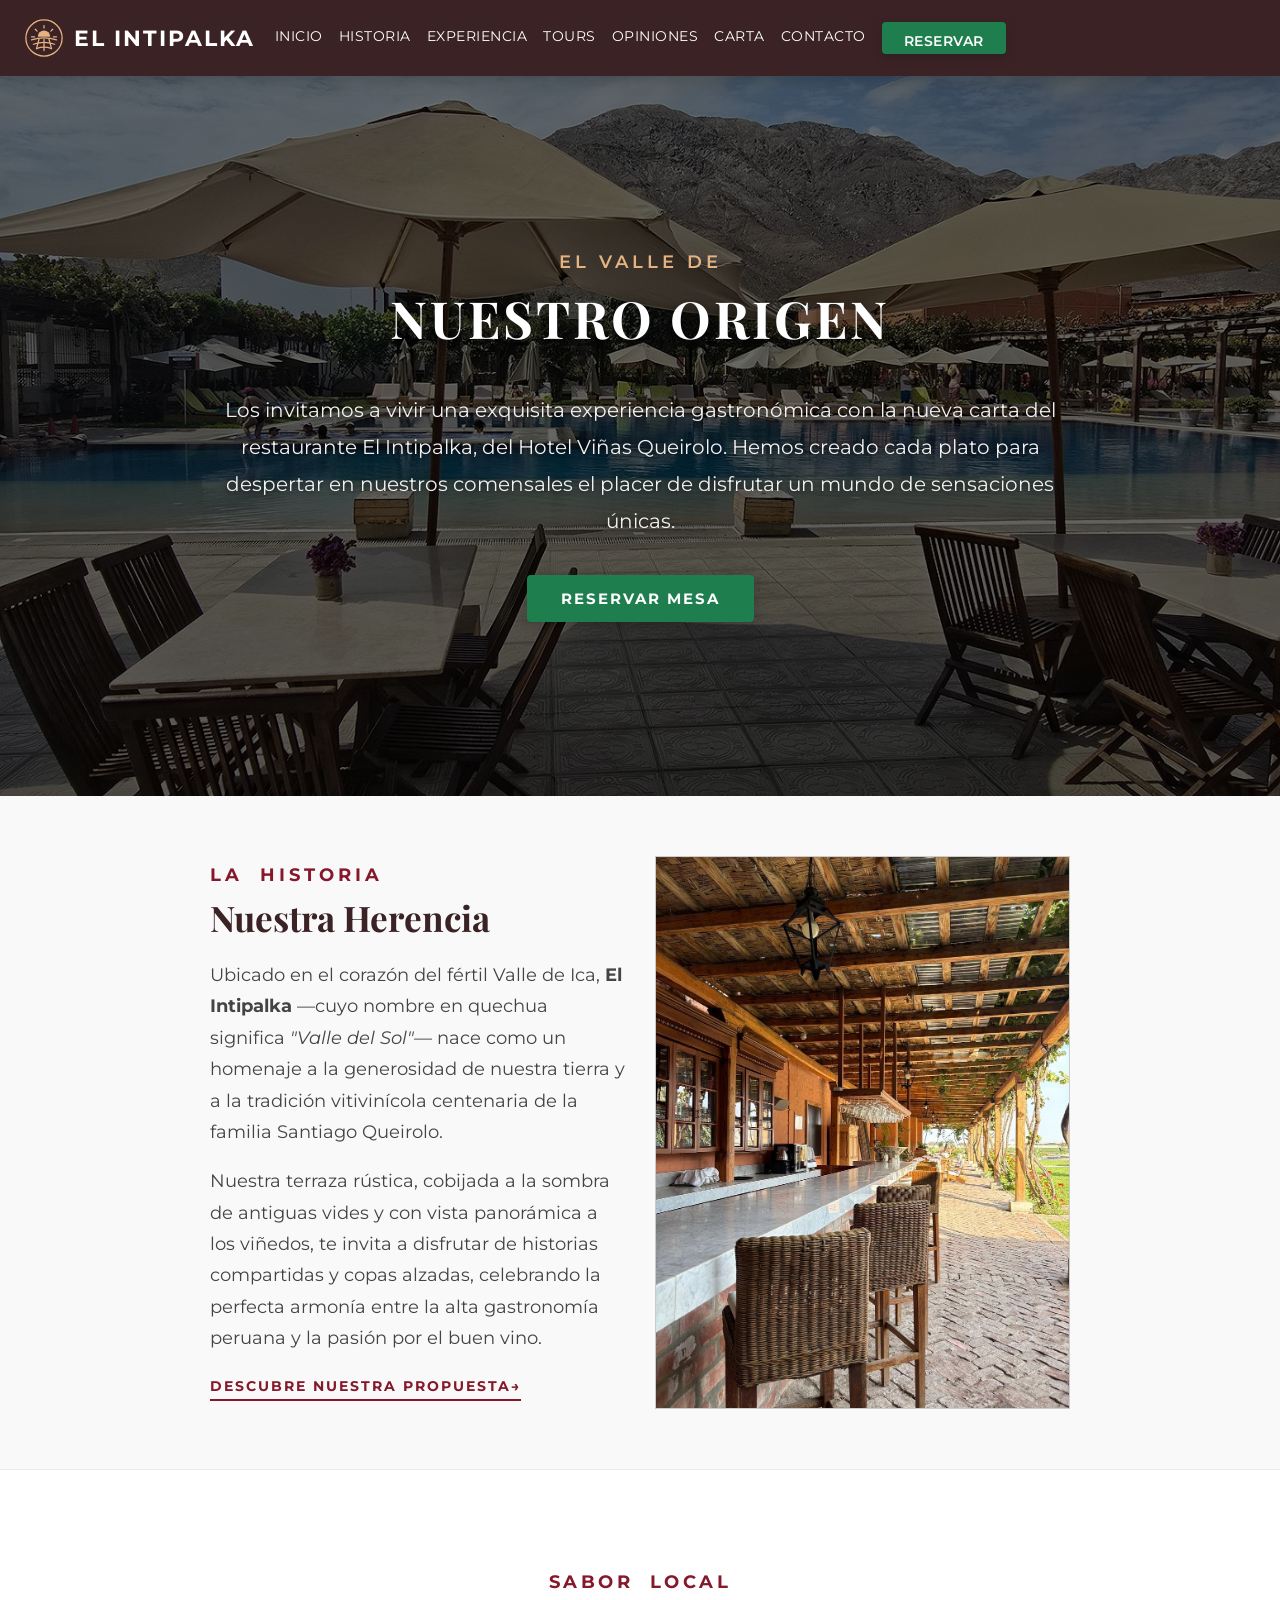
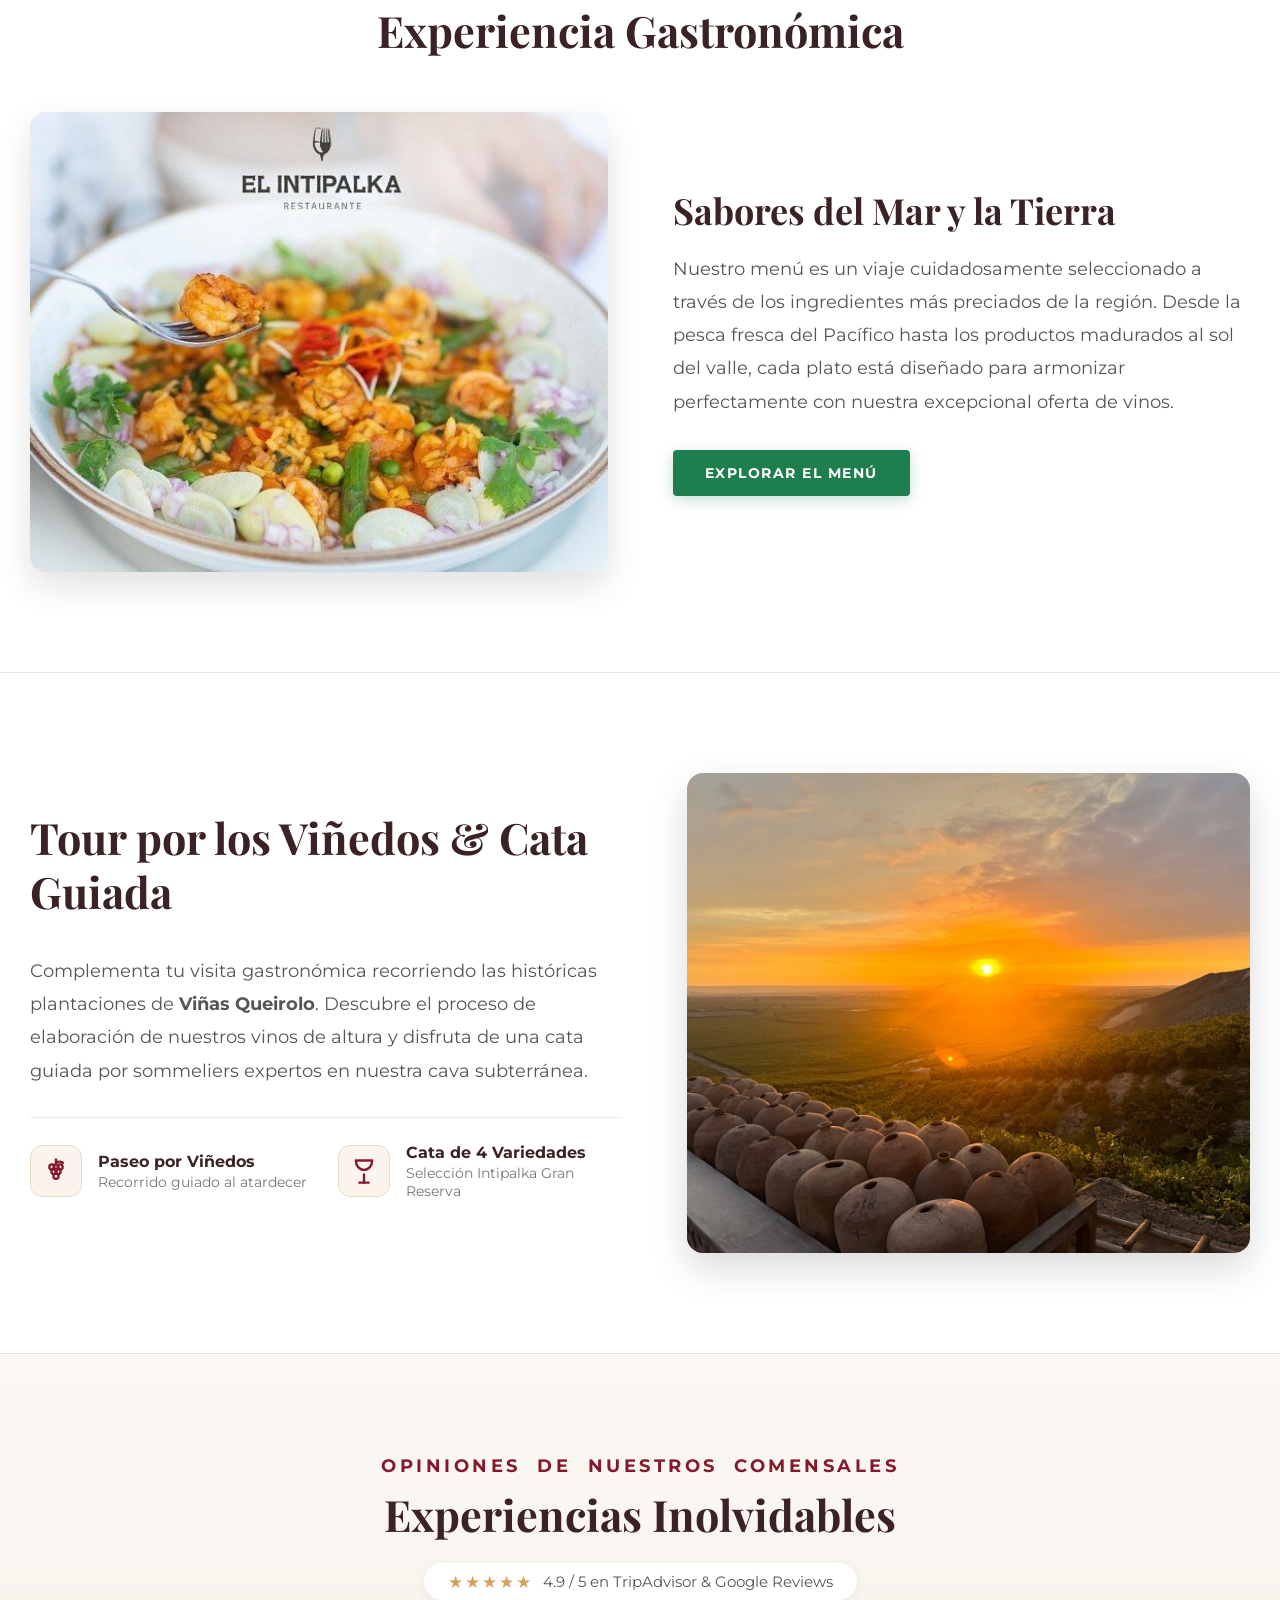
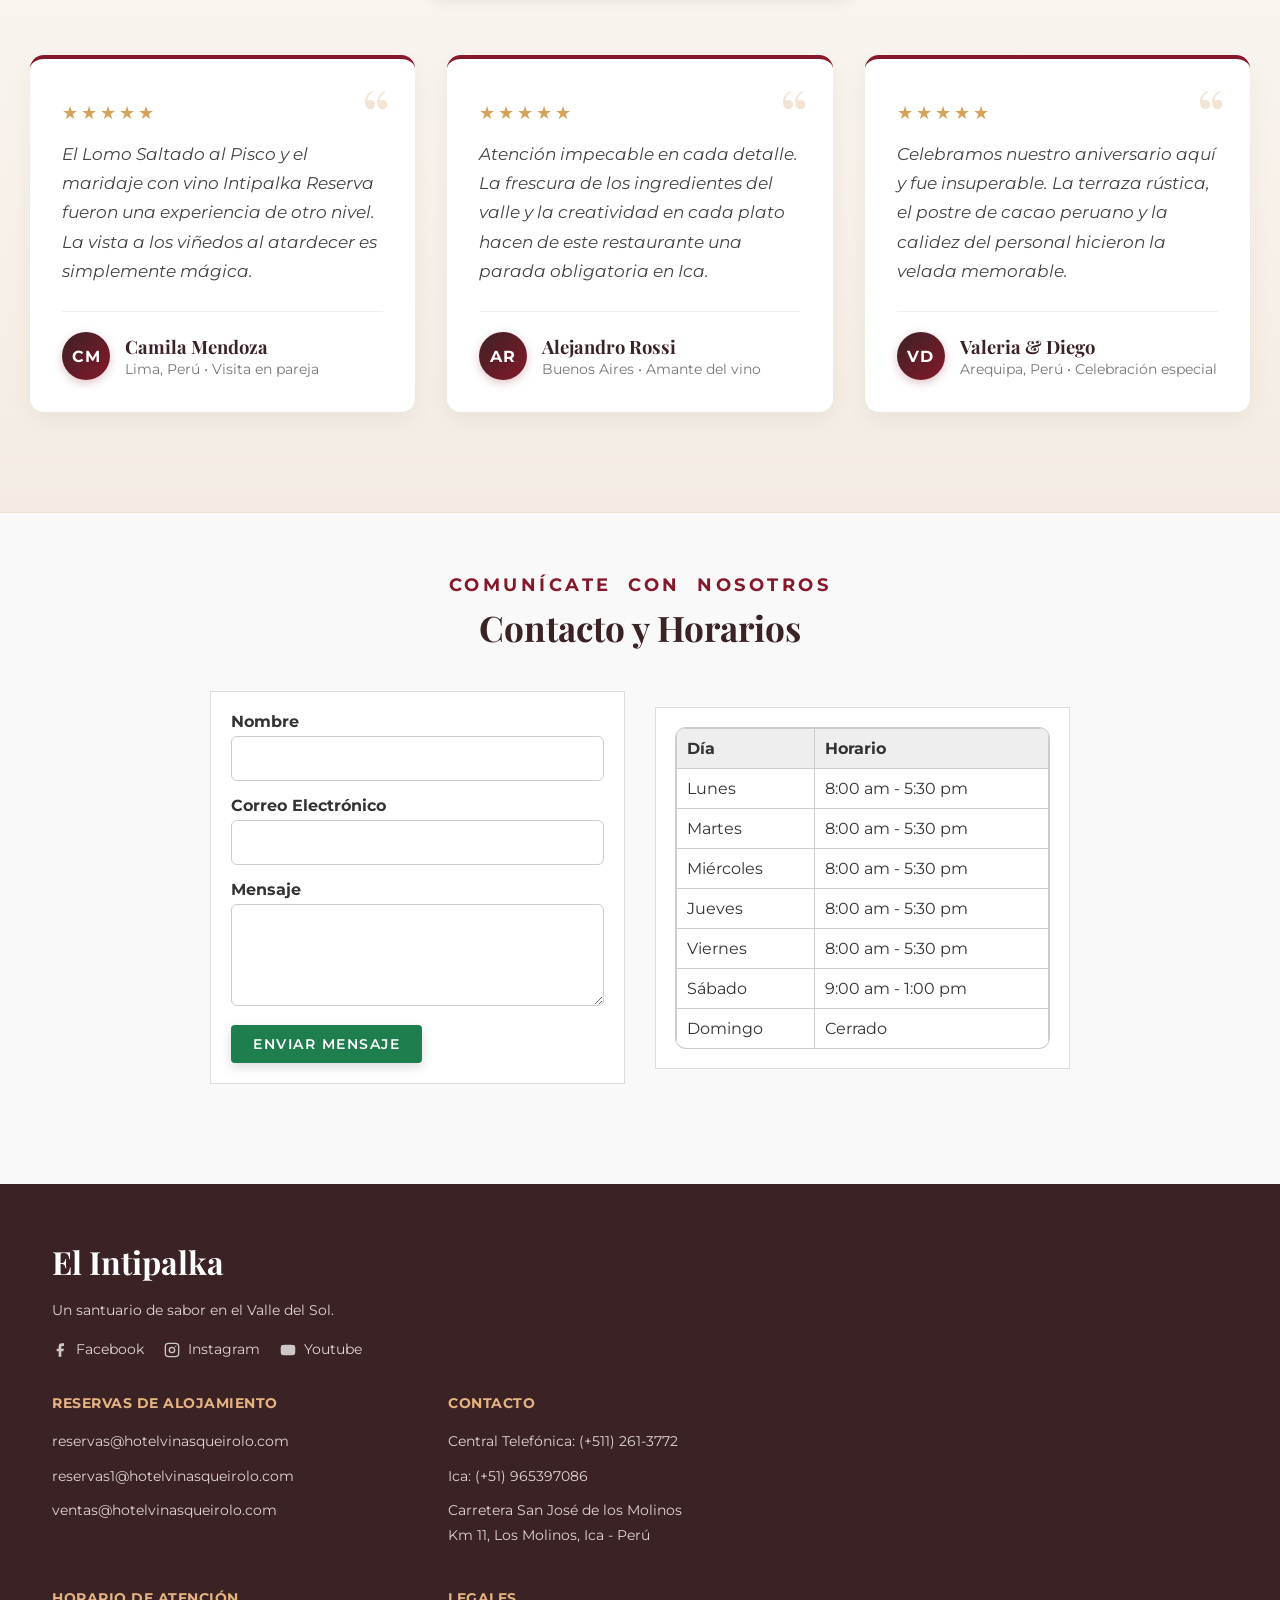
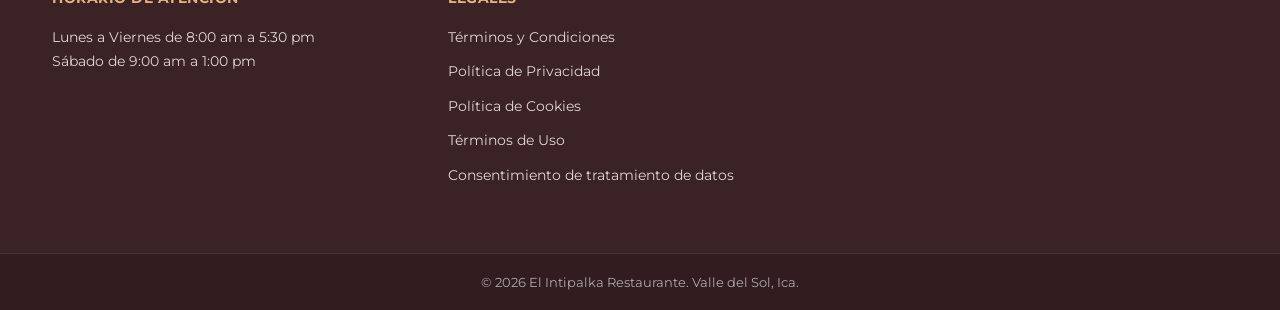
<file: Intapalka/index.html>
<!DOCTYPE html>
<html lang="es">

<head>
    <meta charset="UTF-8">
    <meta name="viewport" content="width=device-width, initial-scale=1.0">
    <title>El Intipalka</title>

    <!-- Importación de las familias tipográficas Playfair Display y Montserrat -->
    <link
        href="https://fonts.googleapis.com/css2?family=Playfair+Display:ital,wght@0,400..900;1,400..900&family=Montserrat:ital,wght@0,100..900;1,100..900&display=swap"
        rel="stylesheet">

    <!-- Estilos CSS: Base Global (styles.css) y Estilos Específicos de Inicio -->
    <link rel="stylesheet" href="css/styles.css">
    <link rel="stylesheet" href="css/index.css">
    <script src="js/validacion.js" defer></script>
</head>

<body>
    <!-- Navbar / Encabezado principal -->
    <header class="navbar">
        <a href="index.html" class="logo" aria-label="El Intipalka, inicio">
            <img src="assets/icons/logo-intipalka.svg" alt="" class="logo-symbol" width="40" height="40">
            <span>EL INTIPALKA</span>
        </a>

        <!-- Botón Hamburguesa para vista móvil/tablet -->
        <input type="checkbox" id="nav-toggle" class="nav-toggle" aria-label="Abrir menú de navegación">
        <label for="nav-toggle" class="nav-toggle-label">
            <span></span>
            <span></span>
            <span></span>
        </label>

        <nav class="nav-links">
            <a href="#inicio">INICIO</a>
            <a href="#historia">HISTORIA</a>
            <a href="#nosotros">EXPERIENCIA</a>
            <a href="#tours">TOURS</a>
            <a href="#testimonios">OPINIONES</a>
            <a href="menu.html">CARTA</a>
            <a href="#contacto">CONTACTO</a>
            <a href="reserva.html" class="btn btn-nav-mobile">RESERVAR</a>
        </nav>
    </header>

    <!-- Sección Hero (Fondo con logo y título principal) -->
    <main class="hero" id="inicio">

        <!--contenedor del contenido central-->
        <div class="hero-content">
            <div class="subtitle">EL VALLE DE</div>
            <h1 class="title">NUESTRO ORIGEN</h1>
            <p class="description">
                Los invitamos a vivir una exquisita experiencia gastronómica con la nueva carta del restaurante El
                Intipalka, del Hotel Viñas Queirolo. Hemos creado cada plato para despertar en nuestros comensales
                el placer de disfrutar un mundo de sensaciones únicas.
            </p>
            <a href="reserva.html" class="btn btn-gold">RESERVAR MESA</a>
        </div>
    </main>

    <!-- Sección de Historia (con Id) -->
    <section class="history-section" id="historia">
        <!--contenedor interno de la historia-->
        <div class="history-content">

            <!--bloque que agrupa los textos-->
            <div class="history-text">
                <span class="section-subtitle">LA HISTORIA</span>
                <h2 class="section-title">Nuestra Herencia</h2>
                <p>
                    Ubicado en el corazón del fértil Valle de Ica, <strong>El Intipalka</strong> —cuyo nombre en quechua
                    significa <em>"Valle del Sol"</em>— nace como un homenaje a la generosidad de nuestra tierra y a la
                    tradición vitivinícola centenaria de la familia Santiago Queirolo.
                </p>
                <p>
                    Nuestra terraza rústica, cobijada a la sombra de antiguas vides y con vista panorámica a los
                    viñedos, te invita a disfrutar de historias compartidas y copas alzadas, celebrando la perfecta
                    armonía entre la alta gastronomía peruana y la pasión por el buen vino.
                </p>
                <a href="menu.html" class="link-discover">DESCUBRE NUESTRA PROPUESTA</a>
            </div>
            <div class="history-image-wrapper">
                <div class="image-backdrop"></div> <!--elemento decorativo dla img-->
                <img src="assets/images/Intapalka.jpg" alt="Nuestra Herencia Terrace" class="history-image">
            </div>
        </div>
    </section>

    <!-- Sección de Experiencia Gastronómica (Platos y Menú) -->
    <section class="gastronomy-section" id="nosotros">
        <div class="gastronomy-header"> <!--contenedor del encabezado d la seccioón-->
            <span class="section-subtitle">SABOR LOCAL</span>
            <h2 class="section-title">Experiencia Gastronómica</h2>
        </div> <!--TUBILLA-->

        <div class="gastronomy-content">
            <div class="gastronomy-image-container">
                <img src="assets/images/comida_1.jpg" alt="Plato Gourmet del Mar y la Tierra" class="gastronomy-image">
            </div>
            <div class="gastronomy-text">
                <h3 class="gastronomy-title">Sabores del Mar y la Tierra</h3>
                <p>Nuestro menú es un viaje cuidadosamente seleccionado a través de los ingredientes más preciados de la
                    región. Desde la pesca fresca del Pacífico hasta los productos madurados al sol del valle, cada
                    plato está diseñado para armonizar perfectamente con nuestra excepcional oferta de vinos.</p>
                <a href="menu.html" class="btn btn-outline">EXPLORAR EL MENÚ</a>

            </div>
        </div>
    </section>

    <!-- Sección Tour & Cata de Vinos -->
    <section class="wine-tour-section" id="tours">
        <div class="wine-tour-container">

            <!-- Bloque de contenido -->
            <div class="wine-tour-content">
                <h2 class="wine-tour-title">Tour por los Viñedos & Cata Guiada</h2>
                <p class="wine-tour-desc">
                    Complementa tu visita gastronómica recorriendo las históricas plantaciones de
                    <strong>Viñas Queirolo</strong>. Descubre el proceso de elaboración de nuestros vinos de altura
                    y disfruta de una cata guiada por sommeliers expertos en nuestra cava subterránea.
                </p>

                <div class="wine-tour-highlights">
                    <div class="highlight-item">
                        <div class="highlight-icon-box">
                            <img src="assets/icons/uva.svg" alt="Paseo por Viñedos" class="tour-icon">
                        </div>
                        <div>
                            <strong>Paseo por Viñedos</strong>
                            <p>Recorrido guiado al atardecer</p>
                        </div>
                    </div>
                    <div class="highlight-item">
                        <div class="highlight-icon-box">
                            <img src="assets/icons/copa.svg" alt="Cata de 4 Variedades" class="tour-icon">
                        </div>
                        <div>
                            <strong>Cata de 4 Variedades</strong>
                            <p>Selección Intipalka Gran Reserva</p>
                        </div>
                    </div>
                </div>


            </div>

            <!-- Imagen panorámica de las bodegas / barricas -->
            <div class="wine-tour-image-box">
                <img src="assets/images/bodegass.jpg" alt="Cava de Vinos y Barricas Intipalka">
            </div>

        </div>
    </section>

    <!-- Sección de Testimonios y Reseñas de Clientes -->
    <section class="testimonials-section" id="testimonios">
        <div class="testimonials-header">
            <span class="section-subtitle">OPINIONES DE NUESTROS COMENSALES</span>
            <h2 class="section-title">Experiencias Inolvidables</h2>
            <div class="overall-rating">
                <span class="stars">★★★★★</span>
                <span class="rating-text">4.9 / 5 en TripAdvisor & Google Reviews</span>
            </div>
        </div>

        <div class="testimonials-grid">
            <!-- Testimonio 1 -->
            <div class="testimonial-card">
                <div class="card-quote-mark">“</div>
                <div class="testimonial-stars">★★★★★</div>
                <p class="testimonial-text">
                    El Lomo Saltado al Pisco y el maridaje con vino Intipalka Reserva fueron una experiencia de otro
                    nivel. La vista a los viñedos al atardecer es simplemente mágica.
                </p>
                <div class="testimonial-author">
                    <div class="author-avatar">CM</div>
                    <div class="author-info">
                        <h4>Camila Mendoza</h4>
                        <span>Lima, Perú • Visita en pareja</span>
                    </div>
                </div>
            </div>

            <!-- Testimonio 2 -->
            <div class="testimonial-card">
                <div class="card-quote-mark">“</div>
                <div class="testimonial-stars">★★★★★</div>
                <p class="testimonial-text">
                    Atención impecable en cada detalle. La frescura de los ingredientes del valle y la creatividad en
                    cada plato hacen de este restaurante una parada obligatoria en Ica.
                </p>
                <div class="testimonial-author">
                    <div class="author-avatar">AR</div>
                    <div class="author-info">
                        <h4>Alejandro Rossi</h4>
                        <span>Buenos Aires • Amante del vino</span>
                    </div>
                </div>
            </div>

            <!-- Testimonio 3 -->
            <div class="testimonial-card">
                <div class="card-quote-mark">“</div>
                <div class="testimonial-stars">★★★★★</div>
                <p class="testimonial-text">
                    Celebramos nuestro aniversario aquí y fue insuperable. La terraza rústica, el postre de cacao
                    peruano y la calidez del personal hicieron la velada memorable.
                </p>
                <div class="testimonial-author">
                    <div class="author-avatar">VD</div>
                    <div class="author-info">
                        <h4>Valeria & Diego</h4>
                        <span>Arequipa, Perú • Celebración especial</span>
                    </div>
                </div>
            </div>
        </div>
    </section>

    <!-- Sección de Contacto -->
    <section class="contact-section" id="contacto">
        <div class="contact-header">
            <span class="section-subtitle">COMUNÍCATE CON NOSOTROS</span>
            <h2 class="section-title">Contacto y Horarios</h2>
        </div>
        <div class="contact-content">
            <div class="contact-form-container">
                <form class="contact-form">
                    <div class="form-group">
                        <label for="name">Nombre</label>
                        <input type="text" id="name" name="name" required>
                    </div>
                    <div class="form-group">
                        <label for="email">Correo Electrónico</label>
                        <input type="email" id="email" name="email" required>
                    </div>
                    <div class="form-group">
                        <label for="message">Mensaje</label>
                        <textarea id="message" name="message" rows="4" required></textarea>
                    </div>
                    <button type="submit" class="btn btn-dark">ENVIAR MENSAJE</button>
                </form>
            </div>
            <div class="contact-schedule-container">
                <table class="schedule-table">
                    <thead>
                        <tr>
                            <th>Día</th>
                            <th>Horario</th>
                        </tr>
                    </thead>
                    <tbody>
                        <tr>
                            <td>Lunes</td>
                            <td>8:00 am - 5:30 pm</td>
                        </tr>
                        <tr>
                            <td>Martes</td>
                            <td>8:00 am - 5:30 pm</td>
                        </tr>
                        <tr>
                            <td>Miércoles</td>
                            <td>8:00 am - 5:30 pm</td>
                        </tr>
                        <tr>
                            <td>Jueves</td>
                            <td>8:00 am - 5:30 pm</td>
                        </tr>
                        <tr>
                            <td>Viernes</td>
                            <td>8:00 am - 5:30 pm</td>
                        </tr>
                        <tr>
                            <td>Sábado</td>
                            <td>9:00 am - 1:00 pm</td>
                        </tr>
                        <tr>
                            <td>Domingo</td>
                            <td>Cerrado</td>
                        </tr>
                    </tbody>
                </table>
            </div>
        </div>

    </section>

    <!-- Pie de página (Footer) -->
    <footer class="footer" id="reservaciones">

        <!-- Fila superior: mapa a la izquierda, columnas a la derecha -->
        <div class="footer-main">

            <!-- Mapa a la izquierda -->
            <div class="footer-map">
                <iframe
                    src="https://www.google.com/maps/embed?pb=!1m18!1m12!1m3!1d2302.0963844862054!2d-75.69175326028328!3d-13.97947458897288!2m3!1f0!2f0!3f0!3m2!1i1024!2i768!4f13.1!3m3!1m2!1s0x91110310f722e9ad%3A0xf718f4f2321a611c!2sEl%20Intipalka%20Restaurante!5e0!3m2!1ses-419!2spe!4v1791850568060!5m2!1ses-419!2spe"
                    width="400" height="300" style="border:0;" allowfullscreen="" loading="lazy"
                    referrerpolicy="strict-origin-when-cross-origin"></iframe>
            </div>

            <!-- Columnas de info a la derecha -->
            <div class="footer-content">
                <div class="footer-col">
                    <div class="footer-brand">
                        <h2 class="footer-logo">El Intipalka</h2>
                        <p>Un santuario de sabor en el Valle del Sol.</p>
                    </div>
                    <div class="footer-social">
                        <a href="#"><img src="assets/icons/facebook.svg" alt="Facebook" class="social-icon">
                            Facebook</a>
                        <a href="#"><img src="assets/icons/instagram.svg" alt="Instagram" class="social-icon">
                            Instagram</a>
                        <a href="#"><img src="assets/icons/youtube.svg" alt="Youtube" class="social-icon"> Youtube</a>
                    </div>
                </div>

                <div class="footer-col">
                    <h3 class="footer-heading">RESERVAS DE ALOJAMIENTO</h3>
                    <ul class="footer-list">
                        <li><a href="mailto:reservas@hotelvinasqueirolo.com">reservas@hotelvinasqueirolo.com</a></li>
                        <li><a href="mailto:reservas1@hotelvinasqueirolo.com">reservas1@hotelvinasqueirolo.com</a></li>
                        <li><a href="mailto:ventas@hotelvinasqueirolo.com">ventas@hotelvinasqueirolo.com</a></li>
                    </ul>
                </div>

                <div class="footer-col">
                    <h3 class="footer-heading">CONTACTO</h3>
                    <ul class="footer-list">
                        <li>Central Telefónica: (+511) 261-3772</li>
                        <li>Ica: (+51) 965397086</li>
                        <li>Carretera San José de los Molinos<br>Km 11, Los Molinos, Ica - Perú</li>
                    </ul>
                </div>

                <div class="footer-col">
                    <h3 class="footer-heading">HORARIO DE ATENCIÓN</h3>
                    <p class="footer-text">
                        Lunes a Viernes de 8:00 am a 5:30 pm<br>
                        Sábado de 9:00 am a 1:00 pm
                    </p>
                </div>

                <div class="footer-col">
                    <h3 class="footer-heading">LEGALES</h3>
                    <ul class="footer-list">
                        <li><a href="#">Términos y Condiciones</a></li>
                        <li><a href="#">Política de Privacidad</a></li>
                        <li><a href="#">Política de Cookies</a></li>
                        <li><a href="#">Términos de Uso</a></li>
                        <li><a href="#">Consentimiento de tratamiento de datos</a></li>
                    </ul>
                </div>
            </div>

        </div>

        <div class="footer-copyright">
            <p>&copy; 2026 El Intipalka Restaurante. Valle del Sol, Ica.</p>
        </div>
    </footer>

    <!-- Script para cerrar el menú móvil al hacer clic en un enlace -->
    <script>
        document.addEventListener('DOMContentLoaded', function () {
            const navToggle = document.getElementById('nav-toggle');
            const navLinks = document.querySelectorAll('.nav-links a');
            if (navToggle) {
                navLinks.forEach(link => {
                    link.addEventListener('click', () => {
                        navToggle.checked = false;
                    });
                });
            }
        });
    </script>
</body>

</html>
</file>
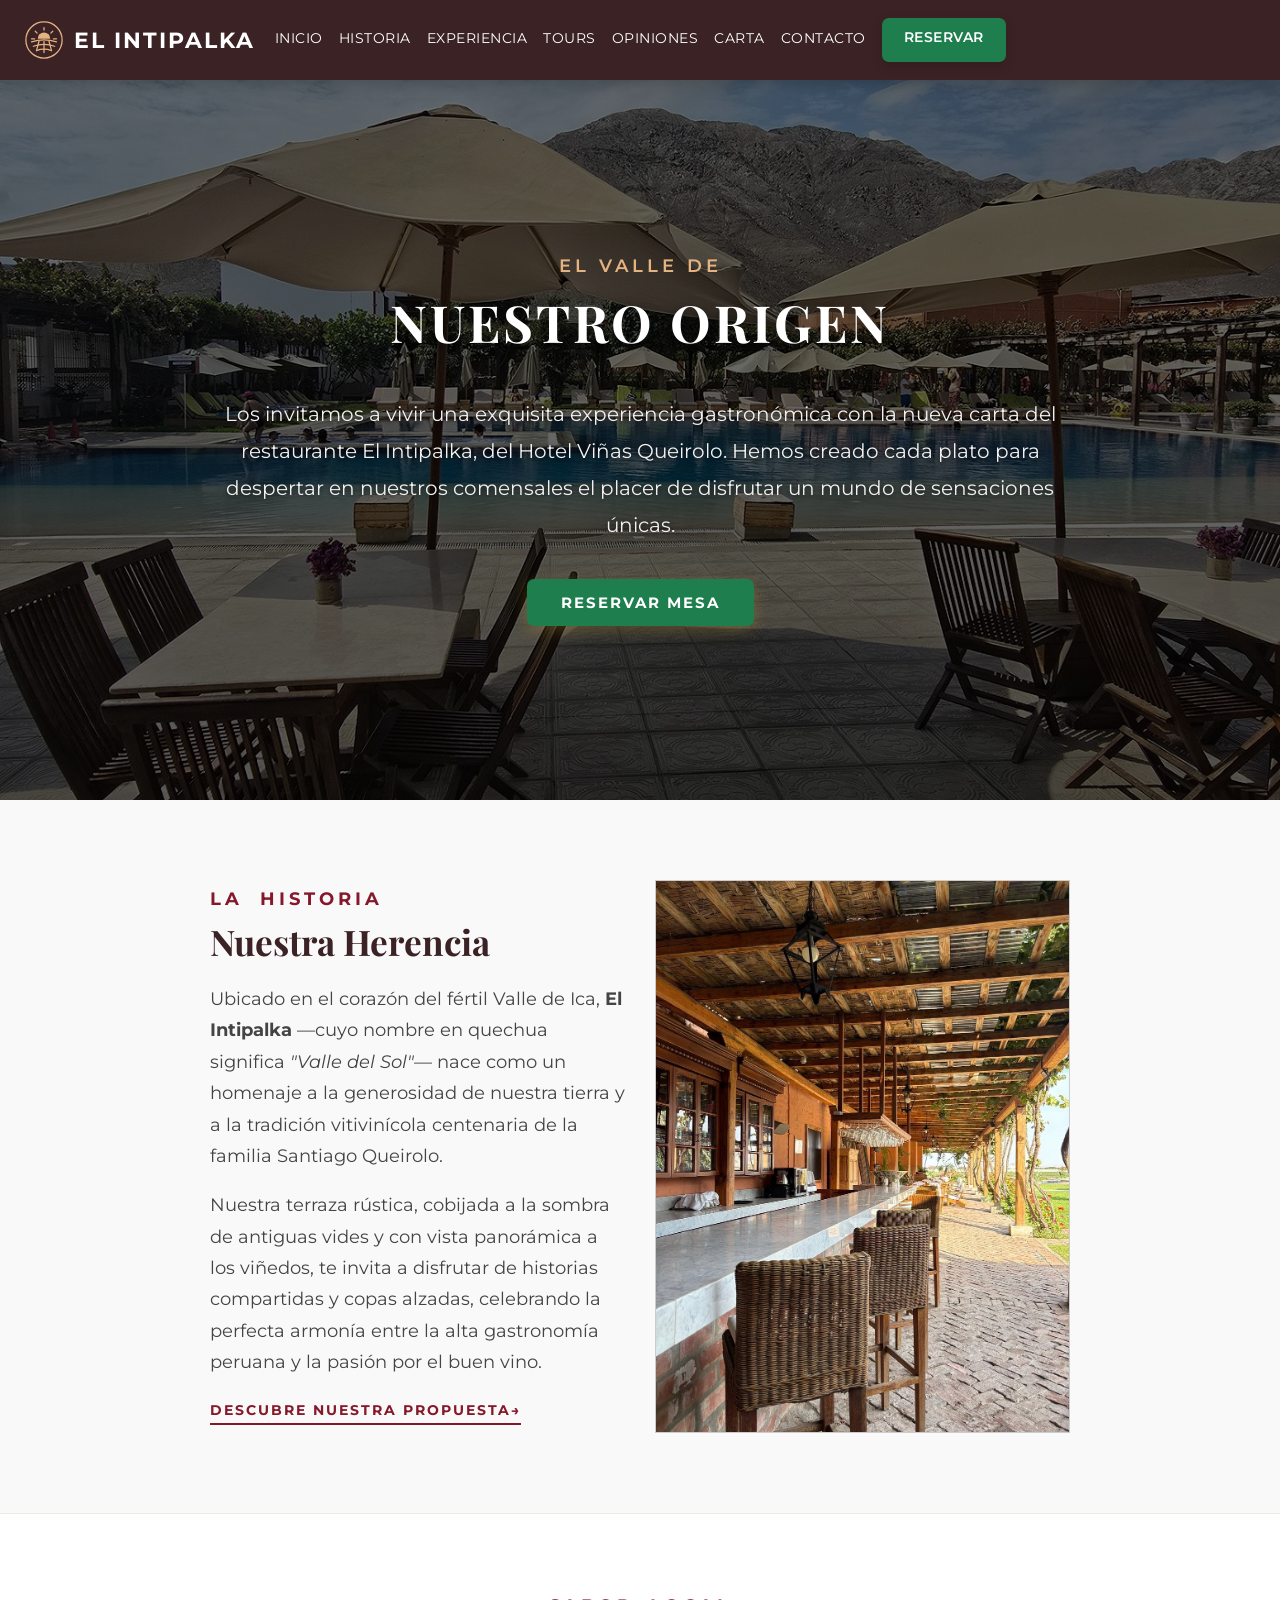
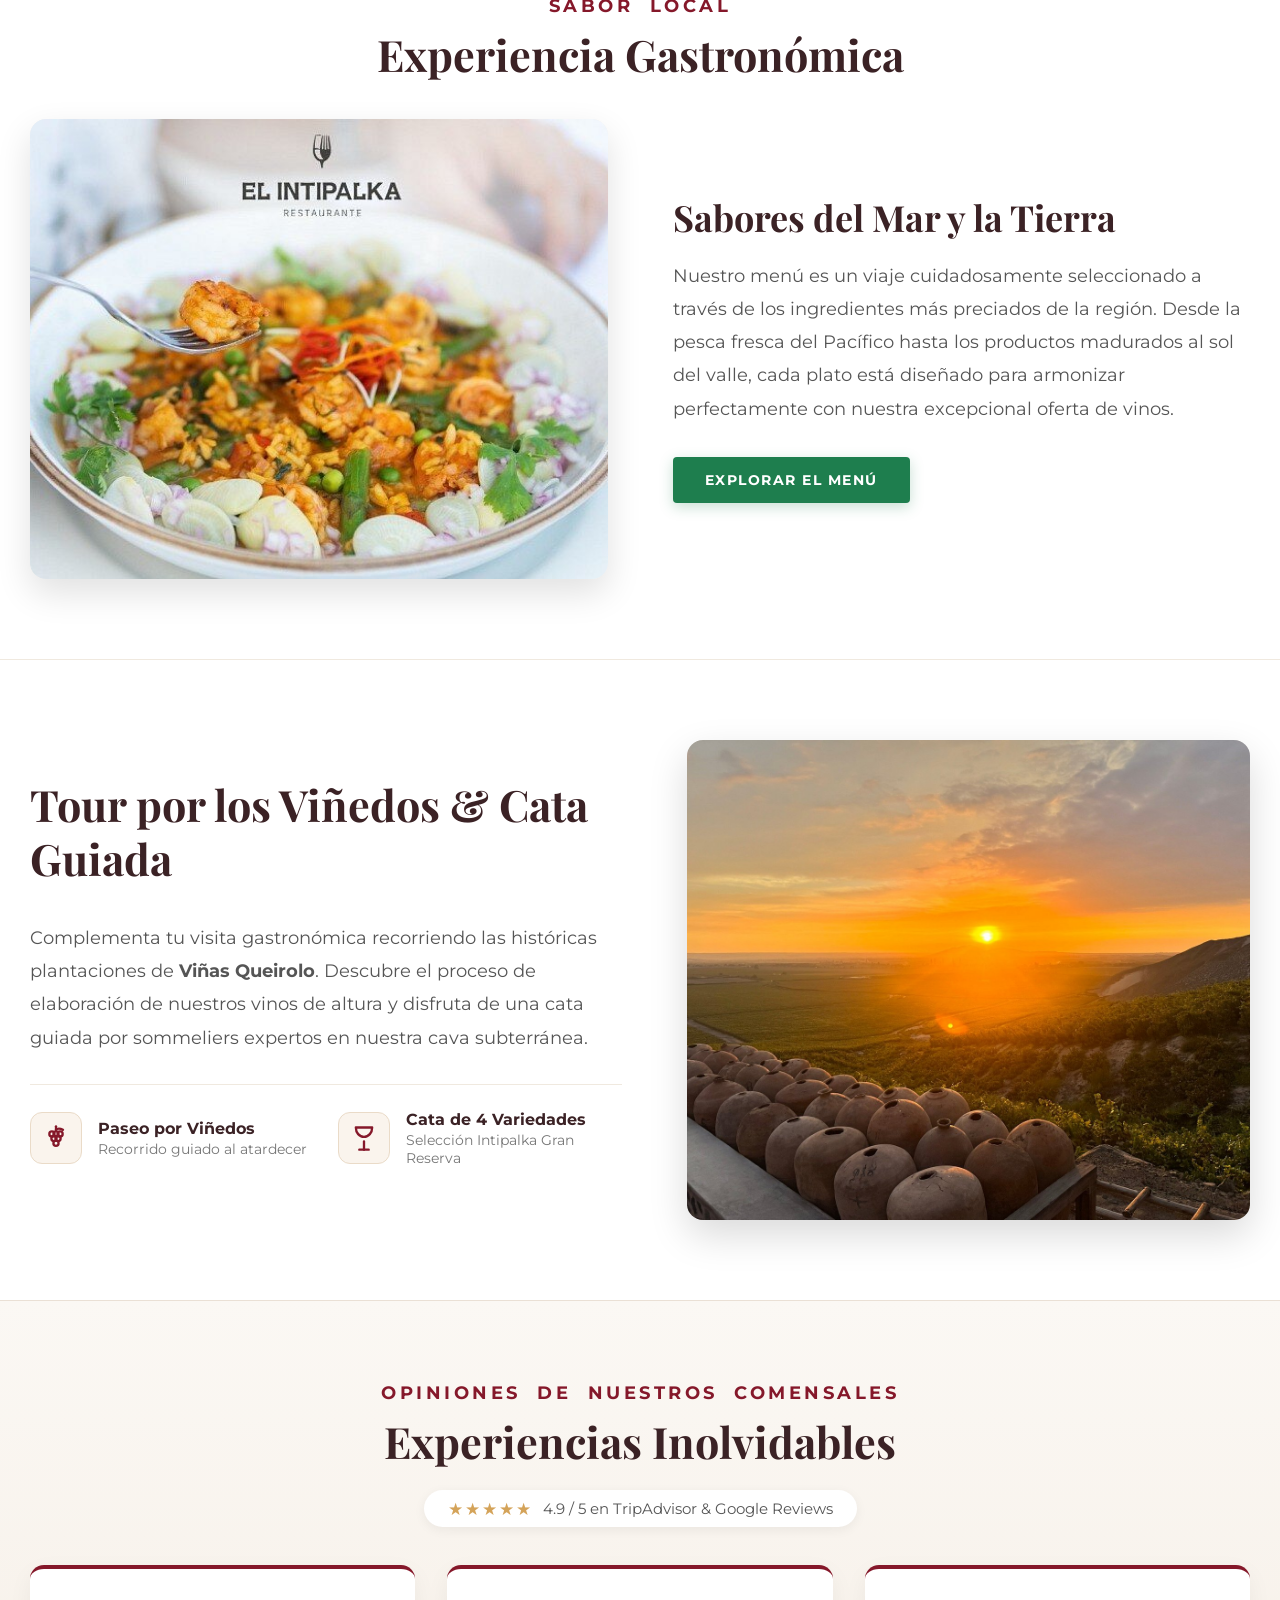
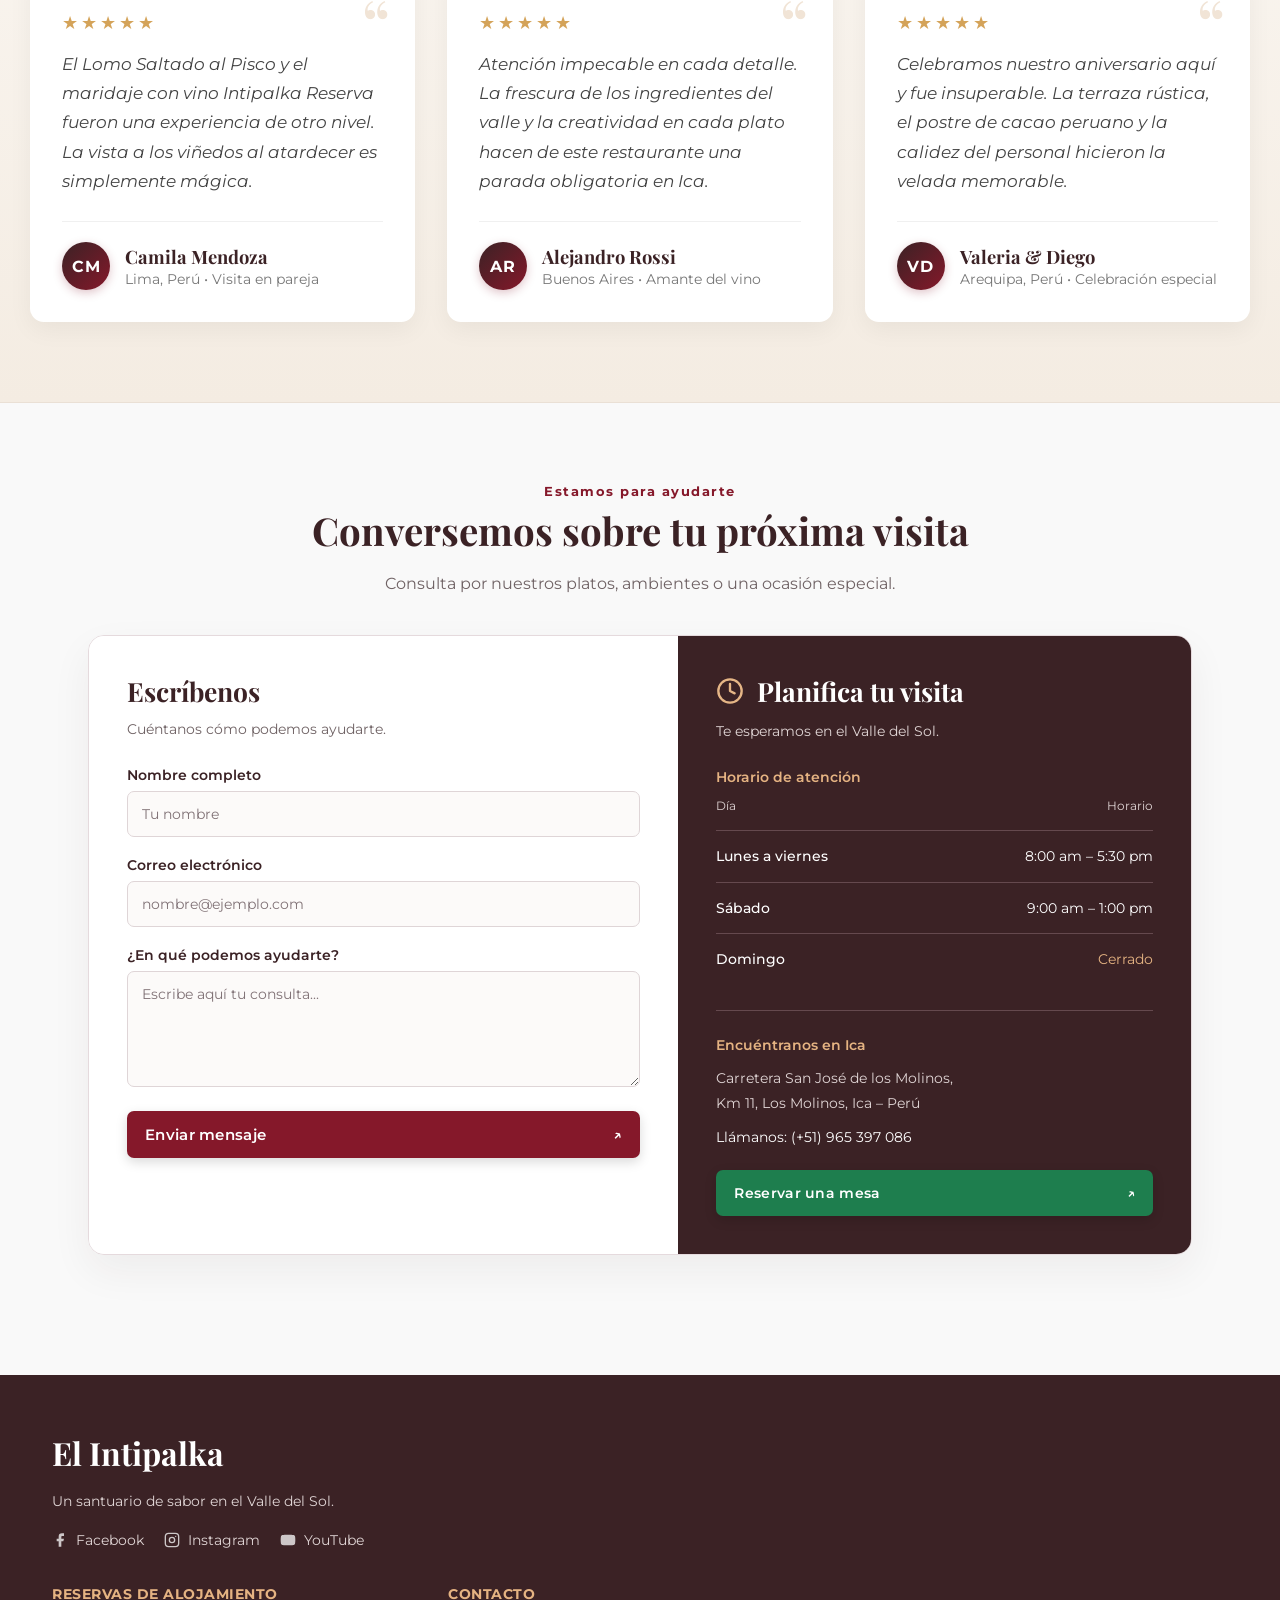
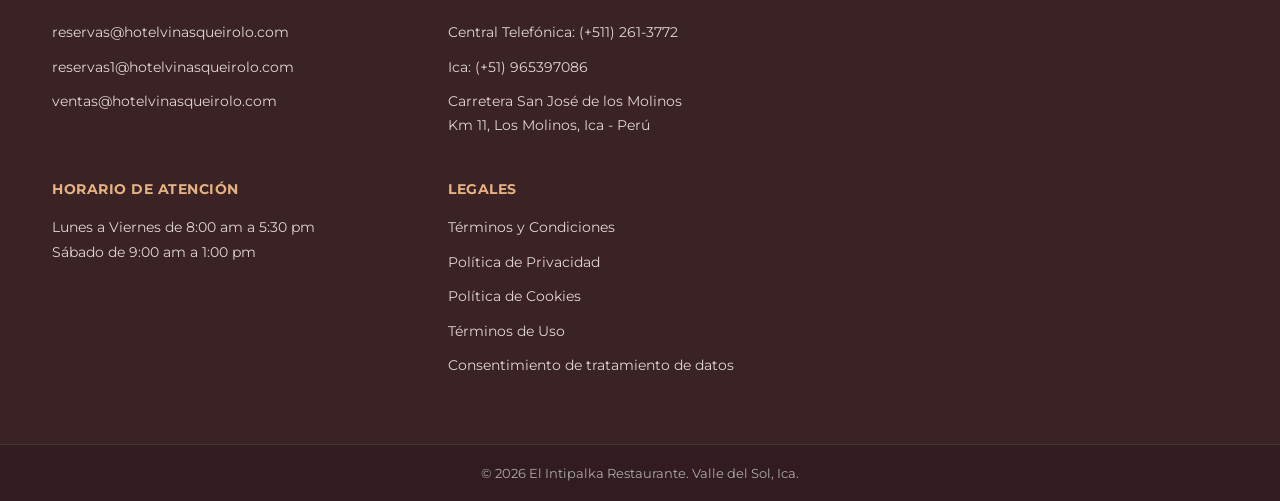
<file: Intipalka/index.html>
<!DOCTYPE html>
<html lang="es">

<head>
    <meta charset="UTF-8">
    <meta name="viewport" content="width=device-width, initial-scale=1.0">
    <title>El Intipalka</title>

    <!-- Favicon Oficial -->
    <link rel="icon" type="image/svg+xml" href="assets/icons/logo-intipalka.svg">

    <!-- Importación de las familias tipográficas Playfair Display y Montserrat -->
    <link
        href="https://fonts.googleapis.com/css2?family=Playfair+Display:ital,wght@0,400..900;1,400..900&family=Montserrat:ital,wght@0,100..900;1,100..900&display=swap"
        rel="stylesheet">

    <!-- Estilos CSS: Base Global (styles.css) y Estilos Específicos de Inicio -->
    <link rel="stylesheet" href="css/styles.css">
    <link rel="stylesheet" href="css/index.css">
    <link rel="stylesheet" href="css/contacto.css">
    <script src="js/validacion.js" defer></script>
</head>

<body>
    <!-- Enlace de accesibilidad para saltar al contenido principal (WCAG 2.4.1) -->
    <a href="#inicio" class="skip-link">Saltar al contenido principal</a>

    <!-- Navbar / Encabezado principal -->
    <header class="navbar">
        <a href="index.html" class="logo" aria-label="El Intipalka, inicio">
            <img src="assets/icons/logo-intipalka.svg" alt="" class="logo-symbol" width="40" height="40">
            <span>EL INTIPALKA</span>
        </a>

        <!-- Botón Hamburguesa para vista móvil/tablet -->
        <input type="checkbox" id="nav-toggle" class="nav-toggle" aria-label="Abrir menú de navegación">
        <label for="nav-toggle" class="nav-toggle-label">
            <span></span>
            <span></span>
            <span></span>
        </label>

        <nav class="nav-links">
            <a href="#inicio">INICIO</a>
            <a href="#historia">HISTORIA</a>
            <a href="#nosotros">EXPERIENCIA</a>
            <a href="#tours">TOURS</a>
            <a href="#testimonios">OPINIONES</a>
            <a href="menu.html">CARTA</a>
            <a href="#contacto">CONTACTO</a>
            <a href="reserva.html" class="btn btn-nav-mobile btn-reserve">RESERVAR</a>
        </nav>
    </header>

    <!-- Sección Hero (Fondo con logo y título principal) -->
    <main class="hero" id="inicio" tabindex="-1">

        <!--contenedor del contenido central-->
        <div class="hero-content">
            <div class="subtitle">EL VALLE DE</div>
            <h1 class="title">NUESTRO ORIGEN</h1>
            <p class="description">
                Los invitamos a vivir una exquisita experiencia gastronómica con la nueva carta del restaurante El
                Intipalka, del Hotel Viñas Queirolo. Hemos creado cada plato para despertar en nuestros comensales
                el placer de disfrutar un mundo de sensaciones únicas.
            </p>
            <a href="reserva.html" class="btn btn-gold btn-reserve">RESERVAR MESA</a>
        </div>
    </main>

    <!-- Sección de Historia (con Id) -->
    <section class="history-section" id="historia">
        <!--contenedor interno de la historia-->
        <div class="history-content">

            <!--bloque que agrupa los textos-->
            <div class="history-text">
                <span class="section-subtitle">LA HISTORIA</span>
                <h2 class="section-title">Nuestra Herencia</h2>
                <p>
                    Ubicado en el corazón del fértil Valle de Ica, <strong>El Intipalka</strong> —cuyo nombre en quechua
                    significa <em>"Valle del Sol"</em>— nace como un homenaje a la generosidad de nuestra tierra y a la
                    tradición vitivinícola centenaria de la familia Santiago Queirolo.
                </p>
                <p>
                    Nuestra terraza rústica, cobijada a la sombra de antiguas vides y con vista panorámica a los
                    viñedos, te invita a disfrutar de historias compartidas y copas alzadas, celebrando la perfecta
                    armonía entre la alta gastronomía peruana y la pasión por el buen vino.
                </p>
                <a href="menu.html" class="link-discover">DESCUBRE NUESTRA PROPUESTA</a>
            </div>
            <div class="history-image-wrapper">
                <div class="image-backdrop"></div> <!--elemento decorativo dla img-->
                <img src="assets/images/Intapalka.jpg" alt="Nuestra Herencia Terrace" class="history-image"
                    loading="lazy" decoding="async">
            </div>
        </div>
    </section>

    <!-- Sección de Experiencia Gastronómica (Platos y Menú) -->
    <section class="gastronomy-section" id="nosotros">
        <div class="gastronomy-header"> <!--contenedor del encabezado d la seccioón-->
            <span class="section-subtitle">SABOR LOCAL</span>
            <h2 class="section-title">Experiencia Gastronómica</h2>
        </div> <!--TUBILLA-->

        <div class="gastronomy-content">
            <div class="gastronomy-image-container">
                <img src="assets/images/comida_1.jpg" alt="Plato Gourmet del Mar y la Tierra" class="gastronomy-image"
                    loading="lazy" decoding="async">
            </div>
            <div class="gastronomy-text">
                <h3 class="gastronomy-title">Sabores del Mar y la Tierra</h3>
                <p>Nuestro menú es un viaje cuidadosamente seleccionado a través de los ingredientes más preciados de la
                    región. Desde la pesca fresca del Pacífico hasta los productos madurados al sol del valle, cada
                    plato está diseñado para armonizar perfectamente con nuestra excepcional oferta de vinos.</p>
                <a href="menu.html" class="btn btn-outline">EXPLORAR EL MENÚ</a>

            </div>
        </div>
    </section>

    <!-- Sección Tour & Cata de Vinos -->
    <section class="wine-tour-section" id="tours">
        <div class="wine-tour-container">

            <!-- Bloque de contenido -->
            <div class="wine-tour-content">
                <h2 class="wine-tour-title">Tour por los Viñedos & Cata Guiada</h2>
                <p class="wine-tour-desc">
                    Complementa tu visita gastronómica recorriendo las históricas plantaciones de
                    <strong>Viñas Queirolo</strong>. Descubre el proceso de elaboración de nuestros vinos de altura
                    y disfruta de una cata guiada por sommeliers expertos en nuestra cava subterránea.
                </p>

                <div class="wine-tour-highlights">
                    <div class="highlight-item">
                        <div class="highlight-icon-box">
                            <img src="assets/icons/uva.svg" alt="Paseo por Viñedos" class="tour-icon">
                        </div>
                        <div>
                            <strong>Paseo por Viñedos</strong>
                            <p>Recorrido guiado al atardecer</p>
                        </div>
                    </div>
                    <div class="highlight-item">
                        <div class="highlight-icon-box">
                            <img src="assets/icons/copa.svg" alt="Cata de 4 Variedades" class="tour-icon">
                        </div>
                        <div>
                            <strong>Cata de 4 Variedades</strong>
                            <p>Selección Intipalka Gran Reserva</p>
                        </div>
                    </div>
                </div>


            </div>

            <!-- Imagen panorámica de las bodegas / barricas -->
            <div class="wine-tour-image-box">
                <img src="assets/images/bodegass.jpg" alt="Cava de Vinos y Barricas Intipalka" loading="lazy"
                    decoding="async">
            </div>

        </div>
    </section>

    <!-- Sección de Testimonios y Reseñas de Clientes -->
    <section class="testimonials-section" id="testimonios">
        <div class="testimonials-header">
            <span class="section-subtitle">OPINIONES DE NUESTROS COMENSALES</span>
            <h2 class="section-title">Experiencias Inolvidables</h2>
            <div class="overall-rating">
                <span class="stars">★★★★★</span>
                <span class="rating-text">4.9 / 5 en TripAdvisor & Google Reviews</span>
            </div>
        </div>

        <div class="testimonials-grid">
            <!-- Testimonio 1 -->
            <div class="testimonial-card">
                <div class="card-quote-mark">“</div>
                <div class="testimonial-stars">★★★★★</div>
                <p class="testimonial-text">
                    El Lomo Saltado al Pisco y el maridaje con vino Intipalka Reserva fueron una experiencia de otro
                    nivel. La vista a los viñedos al atardecer es simplemente mágica.
                </p>
                <div class="testimonial-author">
                    <div class="author-avatar">CM</div>
                    <div class="author-info">
                        <h4>Camila Mendoza</h4>
                        <span>Lima, Perú • Visita en pareja</span>
                    </div>
                </div>
            </div>

            <!-- Testimonio 2 -->
            <div class="testimonial-card">
                <div class="card-quote-mark">“</div>
                <div class="testimonial-stars">★★★★★</div>
                <p class="testimonial-text">
                    Atención impecable en cada detalle. La frescura de los ingredientes del valle y la creatividad en
                    cada plato hacen de este restaurante una parada obligatoria en Ica.
                </p>
                <div class="testimonial-author">
                    <div class="author-avatar">AR</div>
                    <div class="author-info">
                        <h4>Alejandro Rossi</h4>
                        <span>Buenos Aires • Amante del vino</span>
                    </div>
                </div>
            </div>

            <!-- Testimonio 3 -->
            <div class="testimonial-card">
                <div class="card-quote-mark">“</div>
                <div class="testimonial-stars">★★★★★</div>
                <p class="testimonial-text">
                    Celebramos nuestro aniversario aquí y fue insuperable. La terraza rústica, el postre de cacao
                    peruano y la calidez del personal hicieron la velada memorable.
                </p>
                <div class="testimonial-author">
                    <div class="author-avatar">VD</div>
                    <div class="author-info">
                        <h4>Valeria & Diego</h4>
                        <span>Arequipa, Perú • Celebración especial</span>
                    </div>
                </div>
            </div>
        </div>
    </section>

    <!-- Sección de Contacto -->
    <section class="contact-section" id="contacto" aria-labelledby="contact-title">
        <div class="contact-header">
            <span class="section-subtitle">Estamos para ayudarte</span>
            <h2 class="section-title" id="contact-title">Conversemos sobre tu próxima visita</h2>
            <p>Consulta por nuestros platos, ambientes o una ocasión especial.</p>
        </div>
        <div class="contact-content">
            <div class="contact-form-container">
                <h3>Escríbenos</h3>
                <p class="contact-intro">Cuéntanos cómo podemos ayudarte.</p>
                <form class="contact-form">
                    <div class="form-group">
                        <label for="name">Nombre completo</label>
                        <input type="text" id="name" name="name" placeholder="Tu nombre" autocomplete="name" required>
                    </div>
                    <div class="form-group">
                        <label for="email">Correo electrónico</label>
                        <input type="email" id="email" name="email" placeholder="nombre@ejemplo.com"
                            autocomplete="email" required>
                    </div>
                    <div class="form-group">
                        <label for="message">¿En qué podemos ayudarte?</label>
                        <textarea id="message" name="message" rows="4" placeholder="Escribe aquí tu consulta..."
                            required></textarea>
                    </div>
                    <button type="submit" class="btn btn-dark">Enviar mensaje <span aria-hidden="true">↗</span></button>
                </form>
            </div>
            <div class="contact-schedule-container">
                <div class="contact-schedule-heading">
                    <img src="assets/icons/reloj.svg" alt="" width="28" height="28">
                    <h3>Planifica tu visita</h3>
                </div>
                <p class="contact-schedule-intro">Te esperamos en el Valle del Sol.</p>
                <table class="schedule-table">
                    <caption>Horario de atención</caption>
                    <thead>
                        <tr>
                            <th scope="col">Día</th>
                            <th scope="col">Horario</th>
                        </tr>
                    </thead>
                    <tbody>
                        <tr>
                            <th scope="row">Lunes a viernes</th>
                            <td>8:00 am – 5:30 pm</td>
                        </tr>
                        <tr>
                            <th scope="row">Sábado</th>
                            <td>9:00 am – 1:00 pm</td>
                        </tr>
                        <tr>
                            <th scope="row">Domingo</th>
                            <td><span class="contact-closed">Cerrado</span></td>
                        </tr>
                    </tbody>
                </table>
                <div class="contact-location">
                    <span>Encuéntranos en Ica</span>
                    <p>Carretera San José de los Molinos,<br>Km 11, Los Molinos, Ica – Perú</p>
                    <a href="tel:+51965397086">Llámanos: (+51) 965 397 086</a>
                </div>
                <a href="reserva.html" class="btn btn-reserve contact-reserve-link">Reservar una mesa <span
                        aria-hidden="true">↗</span></a>
            </div>
        </div>
    </section>

    <!-- Pie de página (Footer) -->
    <footer class="footer" id="reservaciones">

        <!-- Fila superior: mapa a la izquierda, columnas a la derecha -->
        <div class="footer-main">

            <!-- Mapa a la izquierda -->
            <div class="footer-map">
                <iframe
                    src="https://www.google.com/maps/embed?pb=!1m18!1m12!1m3!1d2302.0963844862054!2d-75.69175326028328!3d-13.97947458897288!2m3!1f0!2f0!3f0!3m2!1i1024!2i768!4f13.1!3m3!1m2!1s0x91110310f722e9ad%3A0xf718f4f2321a611c!2sEl%20Intipalka%20Restaurante!5e0!3m2!1ses-419!2spe!4v1791850568060!5m2!1ses-419!2spe"
                    width="400" height="300" style="border:0;" allowfullscreen="" loading="lazy"
                    referrerpolicy="strict-origin-when-cross-origin"></iframe>
            </div>

            <!-- Columnas de info a la derecha -->
            <div class="footer-content">
                <div class="footer-col">
                    <div class="footer-brand">
                        <h2 class="footer-logo">El Intipalka</h2>
                        <p>Un santuario de sabor en el Valle del Sol.</p>
                    </div>
                    <div class="footer-social">
                        <a href="https://www.facebook.com/hotelvinasqueirolo/" target="_blank"
                            rel="noopener noreferrer"><img src="assets/icons/facebook.svg" alt="Facebook"
                                class="social-icon">
                            Facebook</a>
                        <a href="https://www.instagram.com/hotelvinasqueirolo/" target="_blank"
                            rel="noopener noreferrer"><img src="assets/icons/instagram.svg" alt="Instagram"
                                class="social-icon">
                            Instagram</a>
                        <a href="https://www.youtube.com/@hotelvinasqueirolo9795" target="_blank"
                            rel="noopener noreferrer"><img src="assets/icons/youtube.svg" alt="YouTube"
                                class="social-icon"> YouTube</a>
                    </div>
                </div>

                <div class="footer-col">
                    <h3 class="footer-heading">RESERVAS DE ALOJAMIENTO</h3>
                    <ul class="footer-list">
                        <li><a href="mailto:reservas@hotelvinasqueirolo.com">reservas@hotelvinasqueirolo.com</a></li>
                        <li><a href="mailto:reservas1@hotelvinasqueirolo.com">reservas1@hotelvinasqueirolo.com</a></li>
                        <li><a href="mailto:ventas@hotelvinasqueirolo.com">ventas@hotelvinasqueirolo.com</a></li>
                    </ul>
                </div>

                <div class="footer-col">
                    <h3 class="footer-heading">CONTACTO</h3>
                    <ul class="footer-list">
                        <li>Central Telefónica: (+511) 261-3772</li>
                        <li>Ica: (+51) 965397086</li>
                        <li>Carretera San José de los Molinos<br>Km 11, Los Molinos, Ica - Perú</li>
                    </ul>
                </div>

                <div class="footer-col">
                    <h3 class="footer-heading">HORARIO DE ATENCIÓN</h3>
                    <p class="footer-text">
                        Lunes a Viernes de 8:00 am a 5:30 pm<br>
                        Sábado de 9:00 am a 1:00 pm
                    </p>
                </div>

                <div class="footer-col">
                    <h3 class="footer-heading">LEGALES</h3>
                    <ul class="footer-list">
                        <li><a href="#">Términos y Condiciones</a></li>
                        <li><a href="#">Política de Privacidad</a></li>
                        <li><a href="#">Política de Cookies</a></li>
                        <li><a href="#">Términos de Uso</a></li>
                        <li><a href="#">Consentimiento de tratamiento de datos</a></li>
                    </ul>
                </div>
            </div>

        </div>

        <div class="footer-copyright">
            <p>&copy; 2026 El Intipalka Restaurante. Valle del Sol, Ica.</p>
        </div>
    </footer>

    <!-- Script para cerrar el menú móvil al hacer clic en un enlace -->
    <script>
        document.addEventListener('DOMContentLoaded', function () {
            const navToggle = document.getElementById('nav-toggle');
            const navLinks = document.querySelectorAll('.nav-links a');
            if (navToggle) {
                navLinks.forEach(link => {
                    link.addEventListener('click', () => {
                        navToggle.checked = false;
                    });
                });
            }
        });
    </script>
</body>

</html>
</file>
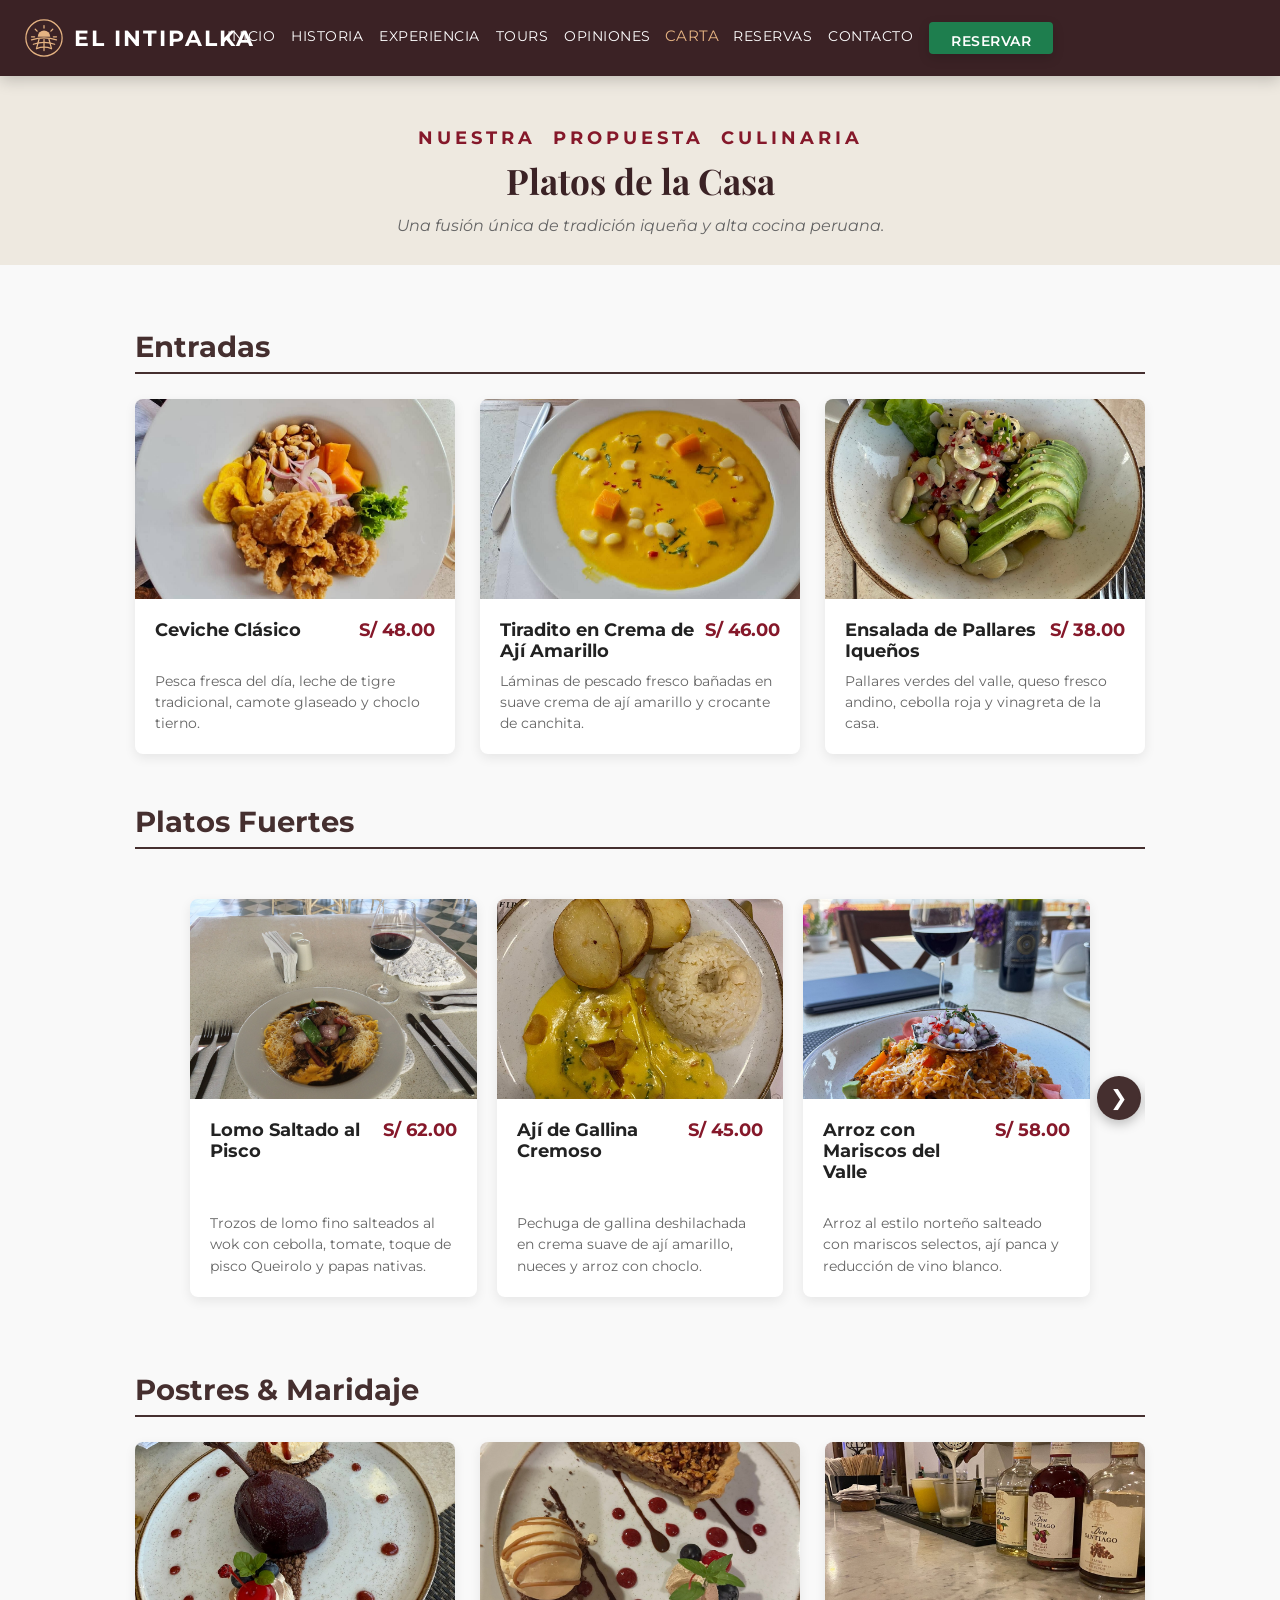
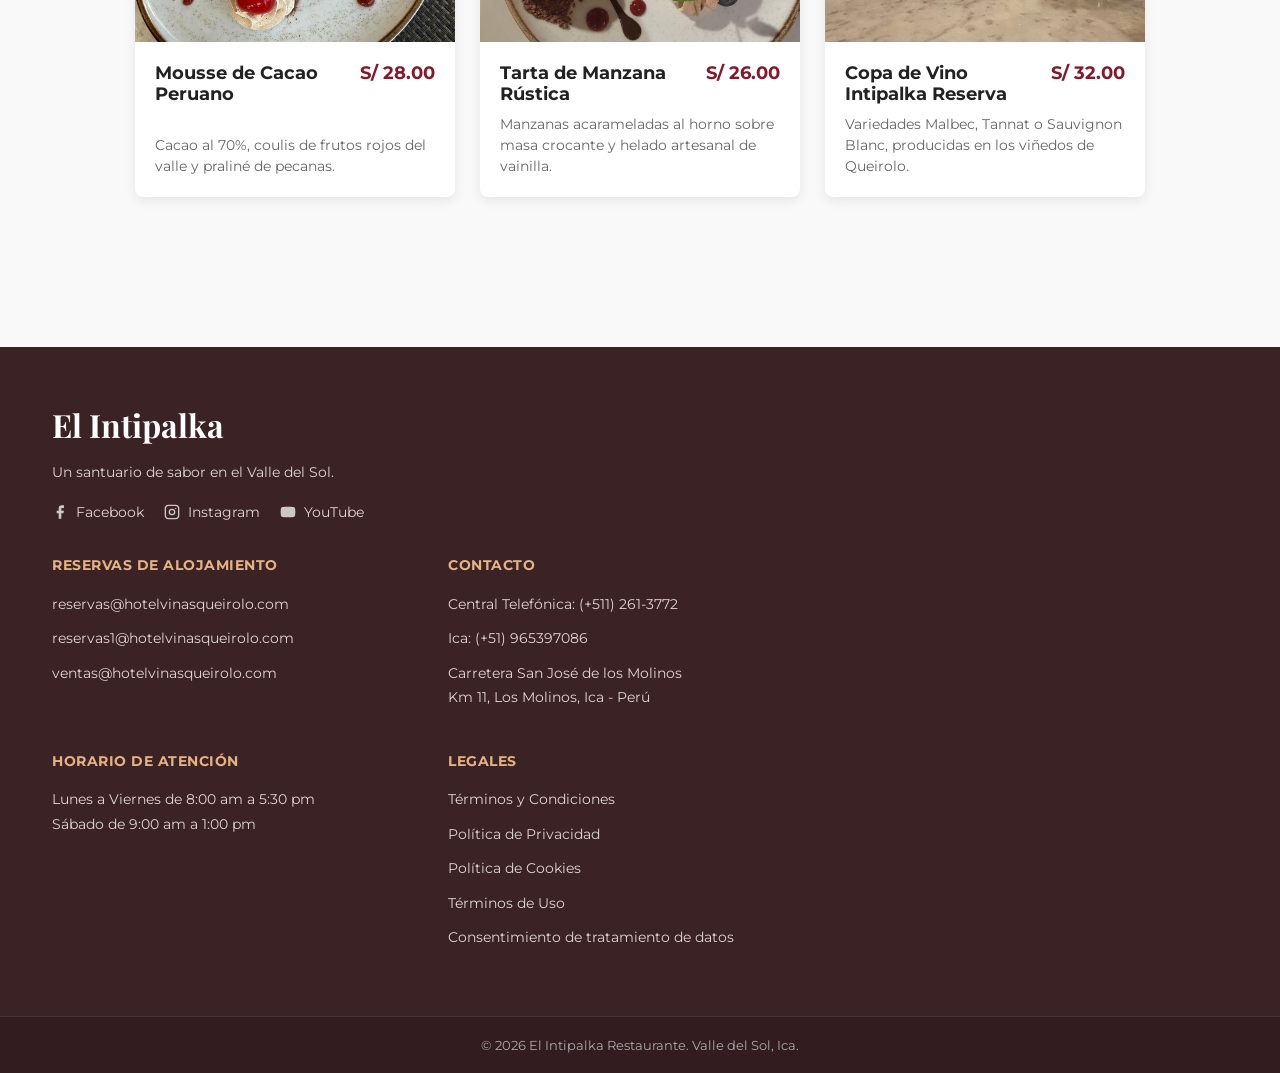
<file: Intapalka/menu.html>
<!DOCTYPE html>
<html lang="es">

<head>
    <meta charset="UTF-8">
    <meta name="viewport" content="width=device-width, initial-scale=1.0">
    <title>Carta y Menú - El Intipalka</title>

    <!-- Fuente de Google -->
    <link
        href="https://fonts.googleapis.com/css2?family=Playfair+Display:ital,wght@0,400..900;1,400..900&family=Montserrat:ital,wght@0,100..900;1,100..900&display=swap"
        rel="stylesheet">

    <!-- Estilos CSS: Base Global (styles.css) y Estilos Específicos de la Carta / Menú -->
    <link rel="stylesheet" href="css/styles.css">
    <link rel="stylesheet" href="css/menu.css">
</head>

<body>

    <!-- Barra de Navegación -->
    <header class="navbar">
        <a href="index.html" class="logo" aria-label="El Intipalka, inicio">
            <img src="assets/icons/logo-intipalka.svg" alt="" class="logo-symbol" width="40" height="40">
            <span>EL INTIPALKA</span>
        </a>

        <!-- Botón Hamburguesa para vista móvil/tablet -->
        <input type="checkbox" id="nav-toggle" class="nav-toggle" aria-label="Abrir menú de navegación">
        <label for="nav-toggle" class="nav-toggle-label">
            <span></span>
            <span></span>
            <span></span>
        </label>

        <nav class="nav-links">
            <a href="index.html#inicio">INICIO</a>
            <a href="index.html#historia">HISTORIA</a>
            <a href="index.html#nosotros">EXPERIENCIA</a>
            <a href="index.html#tours">TOURS</a>
            <a href="index.html#testimonios">OPINIONES</a>
            <a href="menu.html" class="active">CARTA</a>
            <a href="reserva.html">RESERVAS</a>
            <a href="index.html#contacto">CONTACTO</a>
            <a href="reserva.html" class="btn btn-nav-mobile">RESERVAR</a>
        </nav>
    </header>

    <!-- Encabezado de la página de Menú -->
    <section class="menu-hero">
        <span class="section-subtitle"> <strong>NUESTRA PROPUESTA CULINARIA</strong></span>
        <h1 class="section-title">Platos de la Casa</h1>
        <p class="menu-hero-desc">Una fusión única de tradición iqueña y alta cocina peruana.</p>
    </section>

    <!-- Contenedor principal de la Carta -->
    <main class="menu-container">

        <!-- CATEGORÍA 1: ENTRADAS -->
        <div class="menu-category">
            <h2 class="category-title">Entradas</h2>
            <div class="menu-grid">

                <div class="dish-card">
                    <img src="assets/images/cevichee.jpg" alt="Ceviche Clásico">
                    <div class="dish-info">
                        <div class="dish-header">
                            <h3>Ceviche Clásico</h3>
                            <span class="price">S/ 48.00</span>
                        </div>
                        <p>Pesca fresca del día, leche de tigre tradicional, camote glaseado y choclo tierno.</p>
                    </div>
                </div>

                <div class="dish-card">
                    <img src="assets/images/tiradito.jpg" alt="Tiradito de Pescado">
                    <div class="dish-info">
                        <div class="dish-header">
                            <h3>Tiradito en Crema de Ají Amarillo</h3>
                            <span class="price">S/ 46.00</span>
                        </div>
                        <p>Láminas de pescado fresco bañadas en suave crema de ají amarillo y crocante de canchita.</p>
                    </div>
                </div>

                <div class="dish-card">
                    <img src="assets/images/ensalada-pallar.jpg" alt="Ensalada de Pallares">
                    <div class="dish-info">
                        <div class="dish-header">
                            <h3>Ensalada de Pallares Iqueños</h3>
                            <span class="price">S/ 38.00</span>
                        </div>
                        <p>Pallares verdes del valle, queso fresco andino, cebolla roja y vinagreta de la casa.</p>
                    </div>
                </div>

            </div>
        </div>

        <!-- CATEGORÍA 2: PLATOS FUERTES (CARRUSEL CON FLECHAS Y PÁGINAS) -->
        <div class="menu-category">
            <h2 class="category-title">Platos Fuertes</h2>

            <div class="carousel-container">

                <!-- Pista deslizable -->
                <div class="carousel-track">

                    <!-- PÁGINA 1: Platos 1, 2 y 3 -->
                    <div class="carousel-page" id="platos-pag-1">
                        <div class="dish-card">
                            <img src="assets/images/lomo-saltado-en-salsa.jpg" alt="Lomo Saltado">
                            <div class="dish-info">
                                <div class="dish-header">
                                    <h3>Lomo Saltado al Pisco</h3>
                                    <span class="price">S/ 62.00</span>
                                </div>
                                <p>Trozos de lomo fino salteados al wok con cebolla, tomate, toque de pisco Queirolo y
                                    papas nativas.</p>
                            </div>
                        </div>

                        <div class="dish-card">
                            <img src="assets/images/aji-galllina.jpg" alt="Ají de Gallina">
                            <div class="dish-info">
                                <div class="dish-header">
                                    <h3>Ají de Gallina Cremoso</h3>
                                    <span class="price">S/ 45.00</span>
                                </div>
                                <p>Pechuga de gallina deshilachada en crema suave de ají amarillo, nueces y arroz con
                                    choclo.</p>
                            </div>
                        </div>

                        <div class="dish-card">
                            <img src="assets/images/arroz-mariscos.jpg" alt="Arroz con Mariscos">
                            <div class="dish-info">
                                <div class="dish-header">
                                    <h3>Arroz con Mariscos del Valle</h3>
                                    <span class="price">S/ 58.00</span>
                                </div>
                                <p>Arroz al estilo norteño salteado con mariscos selectos, ají panca y reducción de vino
                                    blanco.</p>
                            </div>
                        </div>

                        <!-- Flecha siguiente a página 2 -->
                        <a href="#platos-pag-2" class="carousel-arrow arrow-right"
                            title="Siguientes platos">&#10095;</a>
                    </div>

                    <!-- PÁGINA 2: Platos 4, 5 y 6 -->
                    <div class="carousel-page" id="platos-pag-2">
                        <!-- Flecha anterior a página 1 -->
                        <a href="#platos-pag-1" class="carousel-arrow arrow-left" title="Platos anteriores">&#10094;</a>

                        <div class="dish-card">
                            <img src="assets/images/secoo.jpg" alt="Seco de Res con Pallares">
                            <div class="dish-info">
                                <div class="dish-header">
                                    <h3>Seco de Res con Pallares</h3>
                                    <span class="price">S/ 56.00</span>
                                </div>
                                <p>Carne de res estofada lentamente en salsa de culantro y chicha de jora, acompañada de
                                    pallares.</p>
                            </div>
                        </div>

                        <div class="dish-card">
                            <img src="assets/images/paella.jpg" alt="Paella de Mariscos">
                            <div class="dish-info">
                                <div class="dish-header">
                                    <h3>Paella Marina al Pisco</h3>
                                    <span class="price">S/ 64.00</span>
                                </div>
                                <p>Arroz al azafrán con langostinos, calamares, conchas y pulpo, perfumado con pisco
                                    Queirolo.</p>
                            </div>
                        </div>

                        <div class="dish-card">
                            <img src="assets/images/ensalada-langostino.jpg" alt="Langostinos Salteados">
                            <div class="dish-info">
                                <div class="dish-header">
                                    <h3>Langostinos al Ajo Crocante</h3>
                                    <span class="price">S/ 52.00</span>
                                </div>
                                <p>Colas de langostinos doradas en mantequilla de hierbas, láminas de ajo crocante y
                                    puré de pallar.</p>
                            </div>
                        </div>

                        <!-- Flecha siguiente a página 3 -->
                        <a href="#platos-pag-3" class="carousel-arrow arrow-right"
                            title="Siguientes platos">&#10095;</a>
                    </div>

                    <!-- PÁGINA 3: Platos 7, 8 y 9 -->
                    <div class="carousel-page" id="platos-pag-3">
                        <!-- Flecha anterior a página 2 -->
                        <a href="#platos-pag-2" class="carousel-arrow arrow-left" title="Platos anteriores">&#10094;</a>

                        <div class="dish-card">
                            <img src="assets/images/comida_1.jpg" alt="Arroz Meloso con Camarones">
                            <div class="dish-info">
                                <div class="dish-header">
                                    <h3>Arroz Meloso con Camarones</h3>
                                    <span class="price">S/ 60.00</span>
                                </div>
                                <p>Arroz cremoso aromatizado con ají amarillo y vino blanco, coronado con camarones
                                    dorados y pallares tiernos.</p>
                            </div>
                        </div>

                        <div class="dish-card">
                            <img src="assets/images/linguini.jpg" alt="Linguini a la Huancaína con Lomo">
                            <div class="dish-info">
                                <div class="dish-header">
                                    <h3>Linguini a la Huancaína con Lomo</h3>
                                    <span class="price">S/ 58.00</span>
                                </div>
                                <p>Pasta artesanal bañada en cremosa salsa a la huancaína, coronada con lomo fino
                                    salteado al wok y queso parmesano.</p>
                            </div>
                        </div>

                        <div class="dish-card">
                            <img src="assets/images/calamar.jpg" alt="Calamares Crocantes al Pisco">
                            <div class="dish-info">
                                <div class="dish-header">
                                    <h3>Calamares Crocantes al Pisco</h3>
                                    <span class="price">S/ 48.00</span>
                                </div>
                                <p>Aros de calamar marinados en pisco y fritos a la perfección, con yucas doradas, salsa
                                    criolla y tártara de la casa.</p>
                            </div>
                        </div>
                    </div>

                </div>

            </div>
        </div>

        <!-- CATEGORÍA 3: POSTRES Y VINOS -->
        <div class="menu-category">
            <h2 class="category-title">Postres & Maridaje</h2>
            <div class="menu-grid">

                <div class="dish-card">
                    <img src="assets/images/postre-chocolate.jpg" alt="Mousse de Chocolate">
                    <div class="dish-info">
                        <div class="dish-header">
                            <h3>Mousse de Cacao Peruano</h3>
                            <span class="price">S/ 28.00</span>
                        </div>
                        <p>Cacao al 70%, coulis de frutos rojos del valle y praliné de pecanas.</p>
                    </div>
                </div>

                <div class="dish-card">
                    <img src="assets/images/tarta-manzana.jpg" alt="Tarta de Manzana">
                    <div class="dish-info">
                        <div class="dish-header">
                            <h3>Tarta de Manzana Rústica</h3>
                            <span class="price">S/ 26.00</span>
                        </div>
                        <p>Manzanas acarameladas al horno sobre masa crocante y helado artesanal de vainilla.</p>
                    </div>
                </div>

                <div class="dish-card">
                    <img src="assets/images/varios-vinos.jpg" alt="Selección de Vinos Intipalka">
                    <div class="dish-info">
                        <div class="dish-header">
                            <h3>Copa de Vino Intipalka Reserva</h3>
                            <span class="price">S/ 32.00</span>
                        </div>
                        <p>Variedades Malbec, Tannat o Sauvignon Blanc, producidas en los viñedos de Queirolo.</p>
                    </div>
                </div>

            </div>
        </div>

    </main>
    <!-- Pie de página (Footer) compartido -->
    <footer class="footer" id="reservaciones">

        <!-- Fila superior: mapa a la izquierda, columnas a la derecha -->
        <div class="footer-main">

            <!-- Mapa a la izquierda -->
            <div class="footer-map">
                <iframe
                    src="https://www.google.com/maps/embed?pb=!1m18!1m12!1m3!1d2302.0963844862054!2d-75.69175326028328!3d-13.97947458897288!2m3!1f0!2f0!3f0!3m2!1i1024!2i768!4f13.1!3m3!1m2!1s0x91110310f722e9ad%3A0xf718f4f2321a611c!2sEl%20Intipalka%20Restaurante!5e0!3m2!1ses-419!2spe!4v1791850568060!5m2!1ses-419!2spe"
                    width="400" height="300" style="border:0;" allowfullscreen="" loading="lazy"
                    referrerpolicy="strict-origin-when-cross-origin"></iframe>
            </div>

            <!-- Columnas de info a la derecha -->
            <div class="footer-content">
                <div class="footer-col">
                    <div class="footer-brand">
                        <h2 class="footer-logo">El Intipalka</h2>
                        <p>Un santuario de sabor en el Valle del Sol.</p>
                    </div>
                    <div class="footer-social">
                        <a href="#"><img src="assets/icons/facebook.svg" alt="Facebook" class="social-icon">
                            Facebook</a>
                        <a href="#"><img src="assets/icons/instagram.svg" alt="Instagram" class="social-icon">
                            Instagram</a>
                        <a href="#"><img src="assets/icons/youtube.svg" alt="YouTube" class="social-icon"> YouTube</a>
                    </div>
                </div>

                <div class="footer-col">
                    <h3 class="footer-heading">RESERVAS DE ALOJAMIENTO</h3>
                    <ul class="footer-list">
                        <li><a href="mailto:reservas@hotelvinasqueirolo.com">reservas@hotelvinasqueirolo.com</a></li>
                        <li><a href="mailto:reservas1@hotelvinasqueirolo.com">reservas1@hotelvinasqueirolo.com</a></li>
                        <li><a href="mailto:ventas@hotelvinasqueirolo.com">ventas@hotelvinasqueirolo.com</a></li>
                    </ul>
                </div>

                <div class="footer-col">
                    <h3 class="footer-heading">CONTACTO</h3>
                    <ul class="footer-list">
                        <li>Central Telefónica: (+511) 261-3772</li>
                        <li>Ica: (+51) 965397086</li>
                        <li>Carretera San José de los Molinos<br>Km 11, Los Molinos, Ica - Perú</li>
                    </ul>
                </div>

                <div class="footer-col">
                    <h3 class="footer-heading">HORARIO DE ATENCIÓN</h3>
                    <p class="footer-text">
                        Lunes a Viernes de 8:00 am a 5:30 pm<br>
                        Sábado de 9:00 am a 1:00 pm
                    </p>
                </div>

                <div class="footer-col">
                    <h3 class="footer-heading">LEGALES</h3>
                    <ul class="footer-list">
                        <li><a href="#">Términos y Condiciones</a></li>
                        <li><a href="#">Política de Privacidad</a></li>
                        <li><a href="#">Política de Cookies</a></li>
                        <li><a href="#">Términos de Uso</a></li>
                        <li><a href="#">Consentimiento de tratamiento de datos</a></li>
                    </ul>
                </div>
            </div>

        </div>

        <div class="footer-copyright">
            <p>&copy; 2026 El Intipalka Restaurante. Valle del Sol, Ica.</p>
        </div>
    </footer>

    <!-- Script para navegación fluida y encuadre exacto del carrusel -->
    <script>
        document.querySelectorAll('.carousel-arrow').forEach(arrow => {
            arrow.addEventListener('click', function (e) {
                e.preventDefault();
                const targetId = this.getAttribute('href').substring(1);
                const targetPage = document.getElementById(targetId);
                const track = document.querySelector('.carousel-track');
                if (targetPage && track) {
                    track.scrollTo({
                        left: targetPage.offsetLeft,
                        behavior: 'smooth'
                    });
                }
            });
        });

        // Cierre automático del menú móvil al hacer clic en un enlace
        document.addEventListener('DOMContentLoaded', function () {
            const navToggle = document.getElementById('nav-toggle');
            const navLinks = document.querySelectorAll('.nav-links a');
            if (navToggle) {
                navLinks.forEach(link => {
                    link.addEventListener('click', () => {
                        navToggle.checked = false;
                    });
                });
            }
        });
    </script>
</body>

</html>
</file>
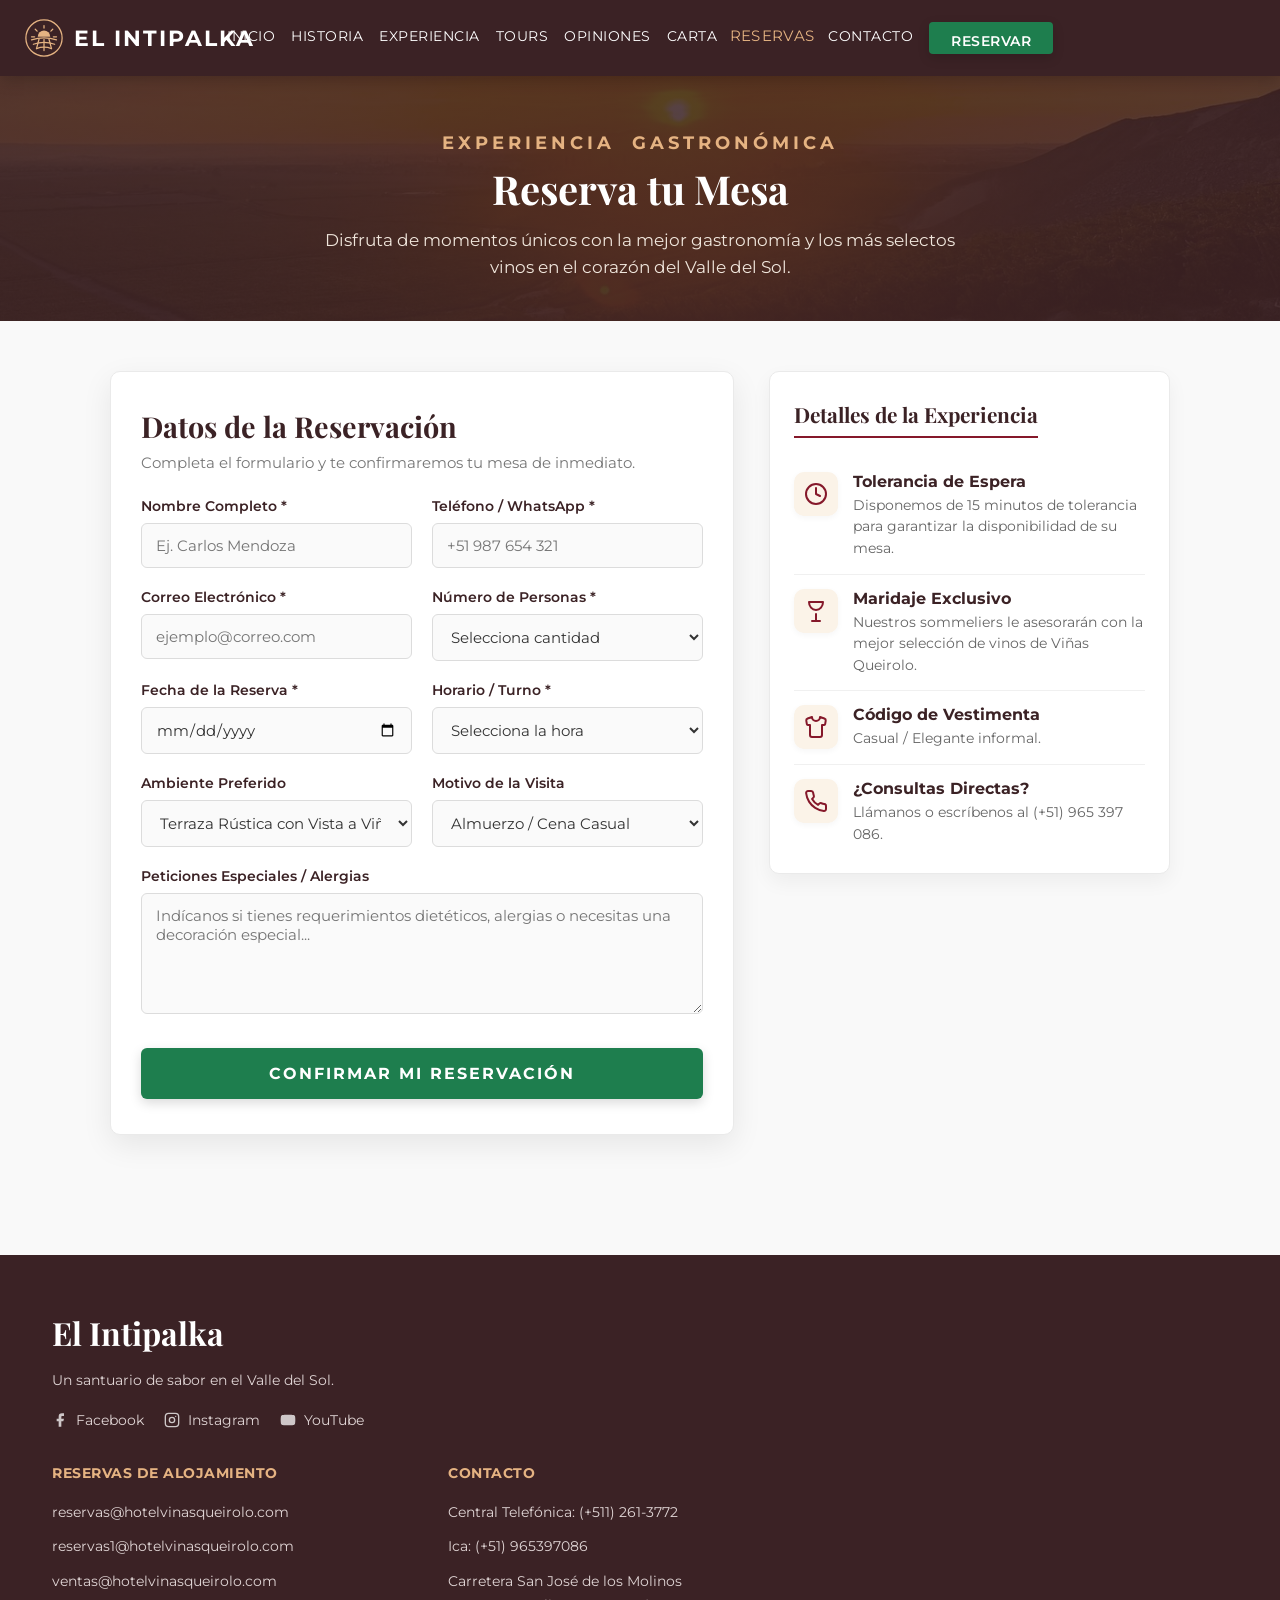
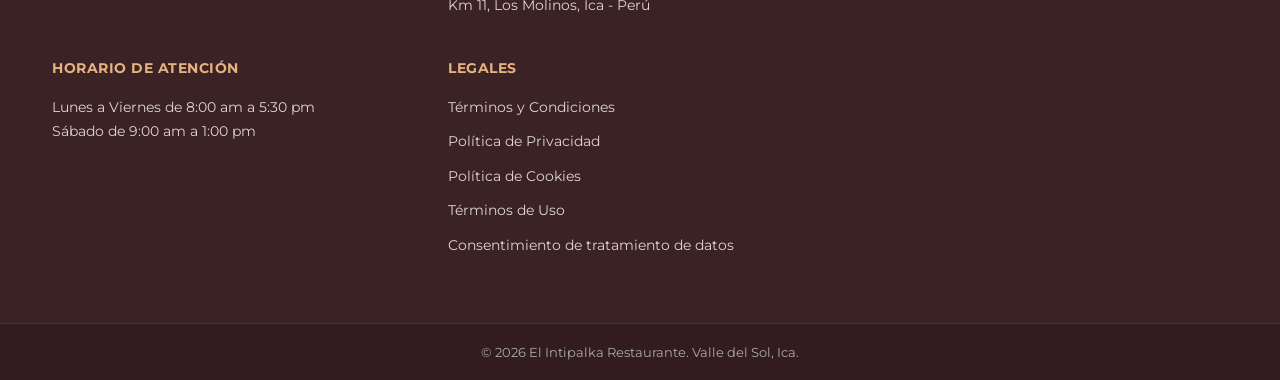
<file: Intapalka/reserva.html>
<!DOCTYPE html>
<html lang="es">

<head>
    <meta charset="UTF-8">
    <meta name="viewport" content="width=device-width, initial-scale=1.0">
    <title>Reservar Mesa - El Intipalka</title>

    <!-- Importación de Google Fonts -->
    <link
        href="https://fonts.googleapis.com/css2?family=Playfair+Display:ital,wght@0,400..900;1,400..900&family=Montserrat:ital,wght@0,100..900;1,100..900&display=swap"
        rel="stylesheet">
    <!-- Estilos CSS: Base Global (styles.css) y Estilos Específicos de Reservas -->
    <link rel="stylesheet" href="css/styles.css">
    <link rel="stylesheet" href="css/reserva.css">
    <script src="js/validacion.js" defer></script>
</head>

<body>

    <!-- Barra de Navegación -->
    <header class="navbar">
        <a href="index.html" class="logo" aria-label="El Intipalka, inicio">
            <img src="assets/icons/logo-intipalka.svg" alt="" class="logo-symbol" width="40" height="40">
            <span>EL INTIPALKA</span>
        </a>

        <!-- Botón Hamburguesa para vista móvil/tablet -->
        <input type="checkbox" id="nav-toggle" class="nav-toggle" aria-label="Abrir menú de navegación">
        <label for="nav-toggle" class="nav-toggle-label">
            <span></span>
            <span></span>
            <span></span>
        </label>

        <nav class="nav-links">
            <a href="index.html#inicio">INICIO</a>
            <a href="index.html#historia">HISTORIA</a>
            <a href="index.html#nosotros">EXPERIENCIA</a>
            <a href="index.html#tours">TOURS</a>
            <a href="index.html#testimonios">OPINIONES</a>
            <a href="menu.html">CARTA</a>
            <a href="reserva.html" class="active">RESERVAS</a>
            <a href="index.html#contacto">CONTACTO</a>
            <a href="reserva.html" class="btn btn-nav-mobile">RESERVAR</a>
        </nav>
    </header>

    <!-- Encabezado / Hero de Reservas -->
    <section class="reservation-hero">
        <div class="reservation-hero-content">
            <span class="section-subtitle">EXPERIENCIA GASTRONÓMICA</span>
            <h1 class="section-title">Reserva tu Mesa</h1>
            <p class="reservation-hero-desc">
                Disfruta de momentos únicos con la mejor gastronomía y los más selectos vinos en el corazón del Valle
                del Sol.
            </p>
        </div>
    </section>

    <!-- Contenedor Principal de la Reserva -->
    <main class="reservation-container">
        <div class="reservation-grid">

            <!-- Columna Izquierda: Formulario -->
            <div class="reservation-card form-box">
                <div class="card-header">
                    <h2>Datos de la Reservación</h2>
                    <p>Completa el formulario y te confirmaremos tu mesa de inmediato.</p>
                </div>

                <form id="reservationForm" action="confirmacion.html" method="GET" class="reservation-form">
                    <div class="form-row">
                        <div class="form-group">
                            <label for="res-name">Nombre Completo *</label>
                            <input type="text" id="res-name" name="name" placeholder="Ej. Carlos Mendoza" required>
                        </div>
                        <div class="form-group">
                            <label for="res-phone">Teléfono / WhatsApp *</label>
                            <input type="tel" id="res-phone" name="phone" placeholder="+51 987 654 321" required>
                        </div>
                    </div>

                    <div class="form-row">
                        <div class="form-group">
                            <label for="res-email">Correo Electrónico *</label>
                            <input type="email" id="res-email" name="email" placeholder="ejemplo@correo.com" required>
                        </div>
                        <div class="form-group">
                            <label for="res-guests">Número de Personas *</label>
                            <select id="res-guests" name="guests" required>
                                <option value="" disabled selected>Selecciona cantidad</option>
                                <option value="1">1 Persona</option>
                                <option value="2">2 Personas (Pareja)</option>
                                <option value="3">3 Personas</option>
                                <option value="4">4 Personas</option>
                                <option value="5">5 Personas</option>
                                <option value="6">6 Personas</option>
                                <option value="7">7 a 10 Personas (Grupo)</option>
                                <option value="11+">Más de 10 personas (Evento especial)</option>
                            </select>
                        </div>
                    </div>

                    <div class="form-row">
                        <div class="form-group">
                            <label for="res-date">Fecha de la Reserva *</label>
                            <input type="date" id="res-date" name="date" required>
                        </div>
                        <div class="form-group">
                            <label for="res-time">Horario / Turno *</label>
                            <select id="res-time" name="time" required>
                                <option value="" disabled selected>Selecciona la hora</option>
                                <option value="12:30">12:30 PM (Almuerzo)</option>
                                <option value="13:30">01:30 PM (Almuerzo)</option>
                                <option value="14:30">02:30 PM (Almuerzo)</option>
                                <option value="15:30">03:30 PM (Almuerzo)</option>
                                <option value="19:00">07:00 PM (Cena)</option>
                                <option value="20:00">08:00 PM (Cena)</option>
                                <option value="21:00">09:00 PM (Cena)</option>
                            </select>
                        </div>
                    </div>

                    <div class="form-row">
                        <div class="form-group">
                            <label for="res-zone">Ambiente Preferido</label>
                            <select id="res-zone" name="zone">
                                <option value="terraza" selected>Terraza Rústica con Vista a Viñedos</option>
                                <option value="salon">Salón Principal Climatizado</option>
                                <option value="cava">Cava de Vinos Privada</option>
                            </select>
                        </div>
                        <div class="form-group">
                            <label for="res-occasion">Motivo de la Visita</label>
                            <select id="res-occasion" name="occasion">
                                <option value="casual" selected>Almuerzo / Cena Casual</option>
                                <option value="aniversario">Aniversario / Pareja</option>
                                <option value="cumpleanos">Cumpleaños</option>
                                <option value="negocios">Reunión de Negocios</option>
                                <option value="otro">Otro</option>
                            </select>
                        </div>
                    </div>

                    <div class="form-group">
                        <label for="res-notes">Peticiones Especiales / Alergias</label>
                        <textarea id="res-notes" name="notes" rows="5"
                            placeholder="Indícanos si tienes requerimientos dietéticos, alergias o necesitas una decoración especial..."></textarea>
                    </div>

                    <button type="submit" class="btn btn-reserve-submit">CONFIRMAR MI RESERVACIÓN</button>
                </form>
            </div>

            <!-- Columna Derecha: Información & Beneficios -->
            <div class="reservation-sidebar">
                <div class="info-card">
                    <h3>Detalles de la Experiencia</h3>
                    <ul class="info-list">
                        <li>
                            <img src="assets/icons/reloj.svg" alt="Tolerancia" class="info-icon-img">
                            <div>
                                <strong>Tolerancia de Espera</strong>
                                <p>Disponemos de 15 minutos de tolerancia para garantizar la disponibilidad de su mesa.
                                </p>
                            </div>
                        </li>
                        <li>
                            <img src="assets/icons/copa.svg" alt="Maridaje" class="info-icon-img">
                            <div>
                                <strong>Maridaje Exclusivo</strong>
                                <p>Nuestros sommeliers le asesorarán con la mejor selección de vinos de Viñas Queirolo.
                                </p>
                            </div>
                        </li>
                        <li>
                            <img src="assets/icons/vestimenta.svg" alt="Código de Vestimenta" class="info-icon-img">
                            <div>
                                <strong>Código de Vestimenta</strong>
                                <p>Casual / Elegante informal.</p>
                            </div>
                        </li>
                        <li>
                            <img src="assets/icons/telefono.svg" alt="Contacto" class="info-icon-img">
                            <div>
                                <strong>¿Consultas Directas?</strong>
                                <p>Llámanos o escríbenos al (+51) 965 397 086.</p>
                            </div>
                        </li>
                    </ul>
                </div>
            </div>

        </div>
    </main>

    <!-- Pie de página (Footer) -->
    <footer class="footer" id="reservaciones">

        <!-- Fila superior: mapa a la izquierda, columnas a la derecha -->
        <div class="footer-main">

            <!-- Mapa a la izquierda -->
            <div class="footer-map">
                <iframe
                    src="https://www.google.com/maps/embed?pb=!1m18!1m12!1m3!1d2302.0963844862054!2d-75.69175326028328!3d-13.97947458897288!2m3!1f0!2f0!3f0!3m2!1i1024!2i768!4f13.1!3m3!1m2!1s0x91110310f722e9ad%3A0xf718f4f2321a611c!2sEl%20Intipalka%20Restaurante!5e0!3m2!1ses-419!2spe!4v1791850568060!5m2!1ses-419!2spe"
                    width="400" height="300" style="border:0;" allowfullscreen="" loading="lazy"
                    referrerpolicy="strict-origin-when-cross-origin"></iframe>
            </div>

            <!-- Columnas de info a la derecha -->
            <div class="footer-content">
                <div class="footer-col">
                    <div class="footer-brand">
                        <h2 class="footer-logo">El Intipalka</h2>
                        <p>Un santuario de sabor en el Valle del Sol.</p>
                    </div>
                    <div class="footer-social">
                        <a href="#"><img src="assets/icons/facebook.svg" alt="Facebook" class="social-icon">
                            Facebook</a>
                        <a href="#"><img src="assets/icons/instagram.svg" alt="Instagram" class="social-icon">
                            Instagram</a>
                        <a href="#"><img src="assets/icons/youtube.svg" alt="YouTube" class="social-icon"> YouTube</a>
                    </div>
                </div>

                <div class="footer-col">
                    <h3 class="footer-heading">RESERVAS DE ALOJAMIENTO</h3>
                    <ul class="footer-list">
                        <li><a href="mailto:reservas@hotelvinasqueirolo.com">reservas@hotelvinasqueirolo.com</a></li>
                        <li><a href="mailto:reservas1@hotelvinasqueirolo.com">reservas1@hotelvinasqueirolo.com</a></li>
                        <li><a href="mailto:ventas@hotelvinasqueirolo.com">ventas@hotelvinasqueirolo.com</a></li>
                    </ul>
                </div>

                <div class="footer-col">
                    <h3 class="footer-heading">CONTACTO</h3>
                    <ul class="footer-list">
                        <li>Central Telefónica: (+511) 261-3772</li>
                        <li>Ica: (+51) 965397086</li>
                        <li>Carretera San José de los Molinos<br>Km 11, Los Molinos, Ica - Perú</li>
                    </ul>
                </div>

                <div class="footer-col">
                    <h3 class="footer-heading">HORARIO DE ATENCIÓN</h3>
                    <p class="footer-text">
                        Lunes a Viernes de 8:00 am a 5:30 pm<br>
                        Sábado de 9:00 am a 1:00 pm
                    </p>
                </div>

                <div class="footer-col">
                    <h3 class="footer-heading">LEGALES</h3>
                    <ul class="footer-list">
                        <li><a href="#">Términos y Condiciones</a></li>
                        <li><a href="#">Política de Privacidad</a></li>
                        <li><a href="#">Política de Cookies</a></li>
                        <li><a href="#">Términos de Uso</a></li>
                        <li><a href="#">Consentimiento de tratamiento de datos</a></li>
                    </ul>
                </div>
            </div>

        </div>

        <div class="footer-copyright">
            <p>&copy; 2026 El Intipalka Restaurante. Valle del Sol, Ica.</p>
        </div>
    </footer>

    <!-- Script para cerrar el menú móvil al hacer clic en un enlace -->
    <script>
        document.addEventListener('DOMContentLoaded', function () {
            const navToggle = document.getElementById('nav-toggle');
            const navLinks = document.querySelectorAll('.nav-links a');
            if (navToggle) {
                navLinks.forEach(link => {
                    link.addEventListener('click', () => {
                        navToggle.checked = false;
                    });
                });
            }
        });
    </script>
</body>

</html>
</file>
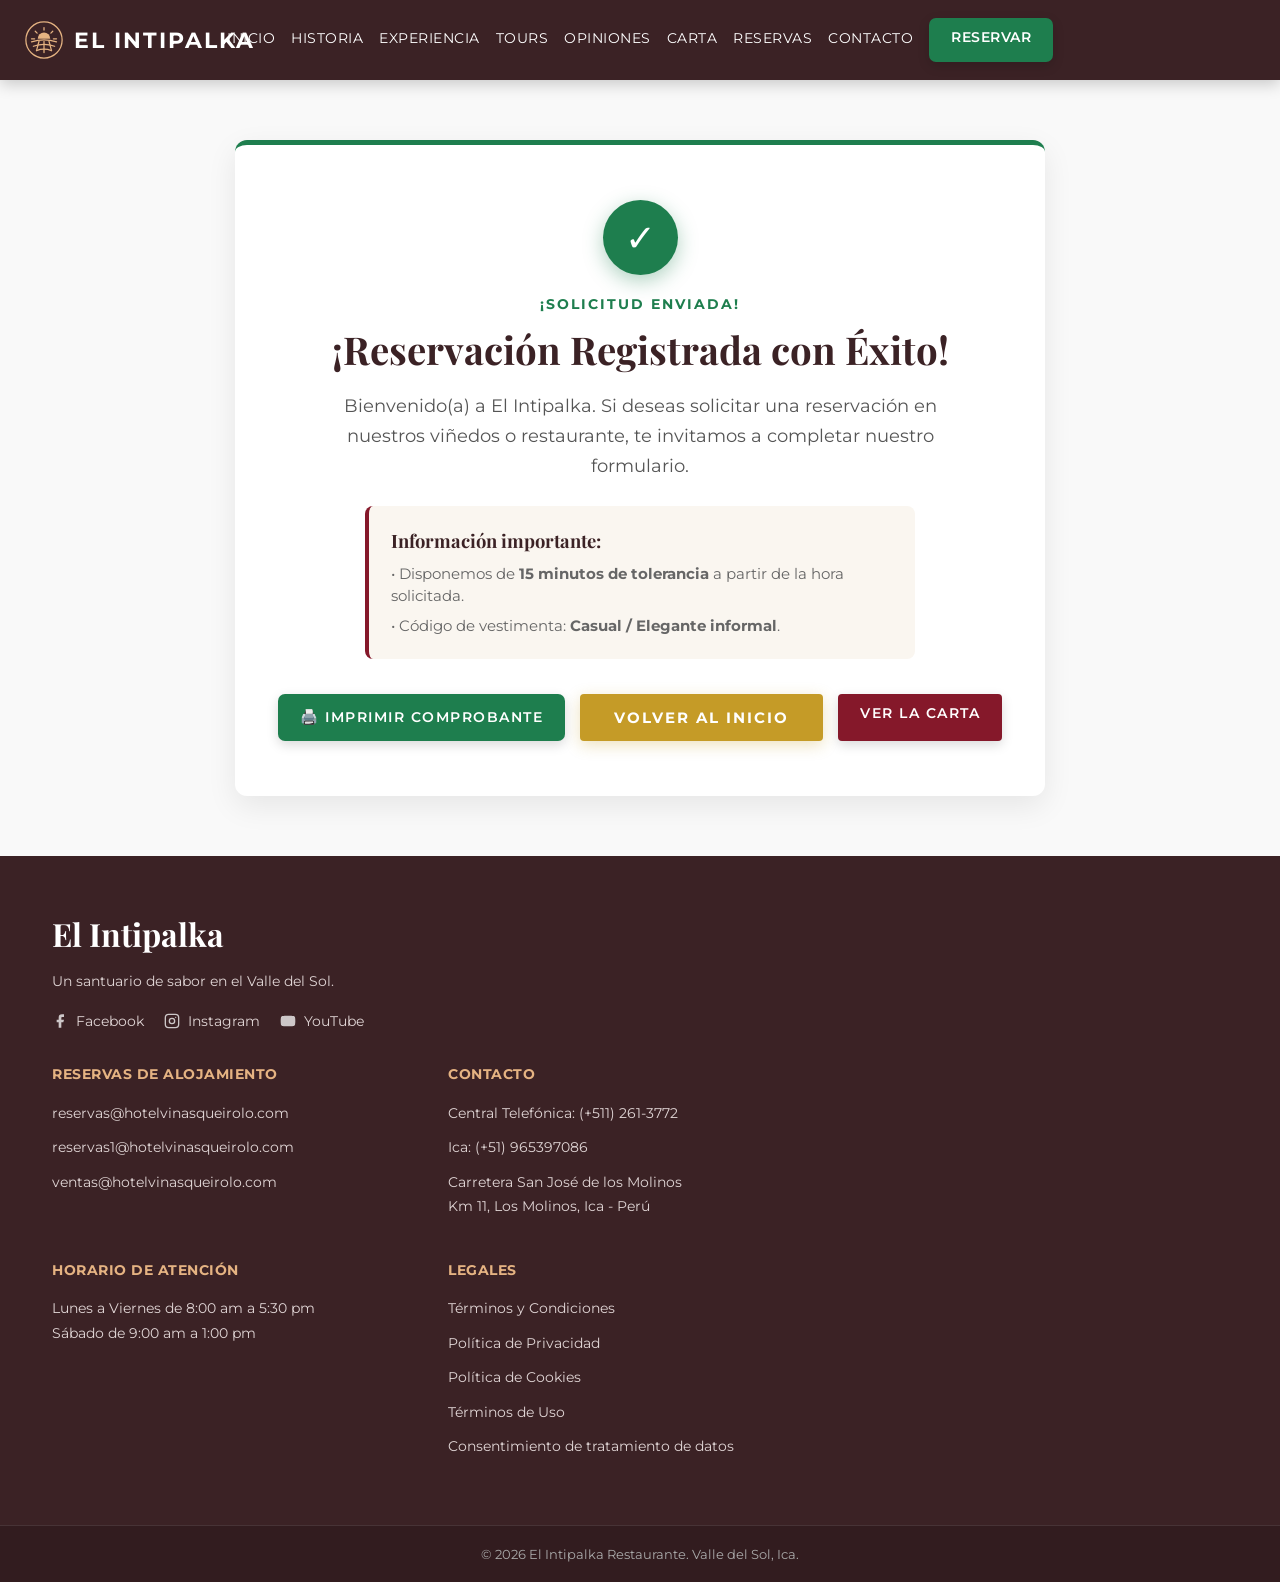
<file: Intipalka/confirmacion.html>
<!DOCTYPE html>
<html lang="es">

<head>
    <meta charset="UTF-8">
    <meta name="viewport" content="width=device-width, initial-scale=1.0">
    <title>Reserva Confirmada - El Intipalka</title>

    <!-- Favicon Oficial -->
    <link rel="icon" type="image/svg+xml" href="assets/icons/logo-intipalka.svg">

    <!-- Importación de Google Fonts -->
    <link
        href="https://fonts.googleapis.com/css2?family=Playfair+Display:ital,wght@0,400..900;1,400..900&family=Montserrat:ital,wght@0,100..900;1,100..900&display=swap"
        rel="stylesheet">
    <!-- Estilos CSS: Base Global (styles.css) y Estilos Específicos de Confirmación -->
    <link rel="stylesheet" href="css/styles.css">
    <link rel="stylesheet" href="css/confirmacion.css">
    <script src="js/confirmacion.js" defer></script>
</head>

<body>
    <!-- Enlace de accesibilidad para saltar al contenido principal (WCAG 2.4.1) -->
    <a href="#main-content" class="skip-link">Saltar al contenido principal</a>

    <!-- Barra de Navegación -->
    <header class="navbar">
        <a href="index.html" class="logo" aria-label="El Intipalka, inicio">
            <img src="assets/icons/logo-intipalka.svg" alt="" class="logo-symbol" width="40" height="40">
            <span>EL INTIPALKA</span>
        </a>

        <!-- Botón Hamburguesa para vista móvil/tablet -->
        <input type="checkbox" id="nav-toggle" class="nav-toggle" aria-label="Abrir menú de navegación">
        <label for="nav-toggle" class="nav-toggle-label">
            <span></span>
            <span></span>
            <span></span>
        </label>

        <nav class="nav-links">
            <a href="index.html#inicio">INICIO</a>
            <a href="index.html#historia">HISTORIA</a>
            <a href="index.html#nosotros">EXPERIENCIA</a>
            <a href="index.html#tours">TOURS</a>
            <a href="index.html#testimonios">OPINIONES</a>
            <a href="menu.html">CARTA</a>
            <a href="reserva.html">RESERVAS</a>
            <a href="index.html#contacto">CONTACTO</a>
            <a href="reserva.html" class="btn btn-nav-mobile btn-reserve">RESERVAR</a>
        </nav>
    </header>

    <!-- Contenedor Principal de Confirmación -->
    <main class="confirmation-container" id="main-content" tabindex="-1">
        <div class="confirmation-card">

            <div class="confirmation-icon">✓</div>

            <span class="confirmation-subtitle">¡SOLICITUD ENVIADA!</span>
            <h1 class="confirmation-title" id="confirmationTitle">¡Reservación Registrada con Éxito!</h1>

            <p class="confirmation-text" id="confirmationMessage">
                Muchas gracias por elegir <strong>El Intipalka</strong>. Hemos recibido los datos de tu reservación.
                Nuestro equipo se pondrá en contacto contigo a la brevedad vía WhatsApp o correo electrónico para
                confirmar la disponibilidad de tu mesa.
            </p>

            <!-- Resumen estructurado del Ticket de Reservación -->
            <section id="reservationTicket" class="reservation-ticket" aria-label="Comprobante de solicitud de reserva" hidden>
                <div class="ticket-header">
                    <div class="ticket-brand">
                        <span class="ticket-label">COMPROBANTE DE SOLICITUD</span>
                        <div class="ticket-code-wrapper">
                            <h3 class="ticket-code" id="ticketCode">#INT-00000</h3>
                            <button type="button" id="btnCopyCode" class="btn-copy-code" aria-label="Copiar código de reservación" title="Copiar código">
                                <span class="copy-icon" aria-hidden="true">📋</span>
                                <span class="copy-text">Copiar</span>
                            </button>
                            <span class="copy-status" id="copyStatus" role="status" aria-live="polite"></span>
                        </div>
                    </div>
                    <span class="ticket-badge">Pendiente de Aprobación</span>
                </div>
                <div class="ticket-grid">
                    <div class="ticket-item">
                        <span class="ticket-item-label">Titular</span>
                        <strong class="ticket-item-value" id="ticketName">-</strong>
                    </div>
                    <div class="ticket-item">
                        <span class="ticket-item-label">Fecha y Hora</span>
                        <strong class="ticket-item-value" id="ticketDateTime">-</strong>
                    </div>
                    <div class="ticket-item">
                        <span class="ticket-item-label">N° de Comensales</span>
                        <strong class="ticket-item-value" id="ticketGuests">-</strong>
                    </div>
                    <div class="ticket-item">
                        <span class="ticket-item-label">Zona Preferida</span>
                        <strong class="ticket-item-value" id="ticketZone">-</strong>
                    </div>
                    <div class="ticket-item">
                        <span class="ticket-item-label">Teléfono / WhatsApp</span>
                        <strong class="ticket-item-value" id="ticketPhone">-</strong>
                    </div>
                    <div class="ticket-item">
                        <span class="ticket-item-label">Correo Electrónico</span>
                        <strong class="ticket-item-value" id="ticketEmail">-</strong>
                    </div>
                </div>
                <div class="ticket-notes" id="ticketNotesContainer" hidden>
                    <span class="ticket-item-label">Petición Especial / Comentarios</span>
                    <p class="ticket-item-value" id="ticketNotes"></p>
                </div>
            </section>

            <div class="confirmation-info-box">
                <h4>Información importante:</h4>
                <p>• Disponemos de <strong>15 minutos de tolerancia</strong> a partir de la hora solicitada.</p>
                <p>• Código de vestimenta: <strong>Casual / Elegante informal</strong>.</p>
            </div>

            <div class="confirmation-buttons">
                <button type="button" id="btnPrintTicket" class="btn btn-reserve btn-print">🖨️ IMPRIMIR COMPROBANTE</button>
                <a href="index.html" class="btn btn-gold">VOLVER AL INICIO</a>
                <a href="menu.html" class="btn btn-menu-alt">VER LA CARTA</a>
            </div>

        </div>
    </main>

    <!-- Pie de página (Footer) -->
    <footer class="footer" id="reservaciones">
        <div class="footer-main">

            <!-- Mapa a la izquierda -->
            <div class="footer-map">
                <iframe
                    src="https://www.google.com/maps/embed?pb=!1m18!1m12!1m3!1d2302.0963844862054!2d-75.69175326028328!3d-13.97947458897288!2m3!1f0!2f0!3f0!3m2!1i1024!2i768!4f13.1!3m3!1m2!1s0x91110310f722e9ad%3A0xf718f4f2321a611c!2sEl%20Intipalka%20Restaurante!5e0!3m2!1ses-419!2spe!4v1791850568060!5m2!1ses-419!2spe"
                    width="400" height="300" style="border:0;" allowfullscreen="" loading="lazy"
                    referrerpolicy="strict-origin-when-cross-origin"></iframe>
            </div>

            <!-- Columnas de info a la derecha -->
            <div class="footer-content">
                <div class="footer-col">
                    <div class="footer-brand">
                        <h2 class="footer-logo">El Intipalka</h2>
                        <p>Un santuario de sabor en el Valle del Sol.</p>
                    </div>
                    <div class="footer-social">
                        <a href="https://www.facebook.com/hotelvinasqueirolo/" target="_blank" rel="noopener noreferrer"><img src="assets/icons/facebook.svg" alt="Facebook" class="social-icon">
                            Facebook</a>
                        <a href="https://www.instagram.com/hotelvinasqueirolo/" target="_blank" rel="noopener noreferrer"><img src="assets/icons/instagram.svg" alt="Instagram" class="social-icon">
                            Instagram</a>
                        <a href="https://www.youtube.com/@hotelvinasqueirolo" target="_blank" rel="noopener noreferrer"><img src="assets/icons/youtube.svg" alt="YouTube" class="social-icon"> YouTube</a>
                    </div>
                </div>

                <div class="footer-col">
                    <h3 class="footer-heading">RESERVAS DE ALOJAMIENTO</h3>
                    <ul class="footer-list">
                        <li><a href="mailto:reservas@hotelvinasqueirolo.com">reservas@hotelvinasqueirolo.com</a></li>
                        <li><a href="mailto:reservas1@hotelvinasqueirolo.com">reservas1@hotelvinasqueirolo.com</a></li>
                        <li><a href="mailto:ventas@hotelvinasqueirolo.com">ventas@hotelvinasqueirolo.com</a></li>
                    </ul>
                </div>

                <div class="footer-col">
                    <h3 class="footer-heading">CONTACTO</h3>
                    <ul class="footer-list">
                        <li>Central Telefónica: (+511) 261-3772</li>
                        <li>Ica: (+51) 965397086</li>
                        <li>Carretera San José de los Molinos<br>Km 11, Los Molinos, Ica - Perú</li>
                    </ul>
                </div>

                <div class="footer-col">
                    <h3 class="footer-heading">HORARIO DE ATENCIÓN</h3>
                    <p class="footer-text">
                        Lunes a Viernes de 8:00 am a 5:30 pm<br>
                        Sábado de 9:00 am a 1:00 pm
                    </p>
                </div>

                <div class="footer-col">
                    <h3 class="footer-heading">LEGALES</h3>
                    <ul class="footer-list">
                        <li><a href="#">Términos y Condiciones</a></li>
                        <li><a href="#">Política de Privacidad</a></li>
                        <li><a href="#">Política de Cookies</a></li>
                        <li><a href="#">Términos de Uso</a></li>
                        <li><a href="#">Consentimiento de tratamiento de datos</a></li>
                    </ul>
                </div>
            </div>

        </div>

        <div class="footer-copyright">
            <p>&copy; 2026 El Intipalka Restaurante. Valle del Sol, Ica.</p>
        </div>
    </footer>

    <!-- Script para cerrar el menú móvil al hacer clic en un enlace -->
    <script>
        document.addEventListener('DOMContentLoaded', function () {
            const navToggle = document.getElementById('nav-toggle');
            const navLinks = document.querySelectorAll('.nav-links a');
            if (navToggle) {
                navLinks.forEach(link => {
                    link.addEventListener('click', () => {
                        navToggle.checked = false;
                    });
                });
            }
        });
    </script>
</body>

</html>
</file>
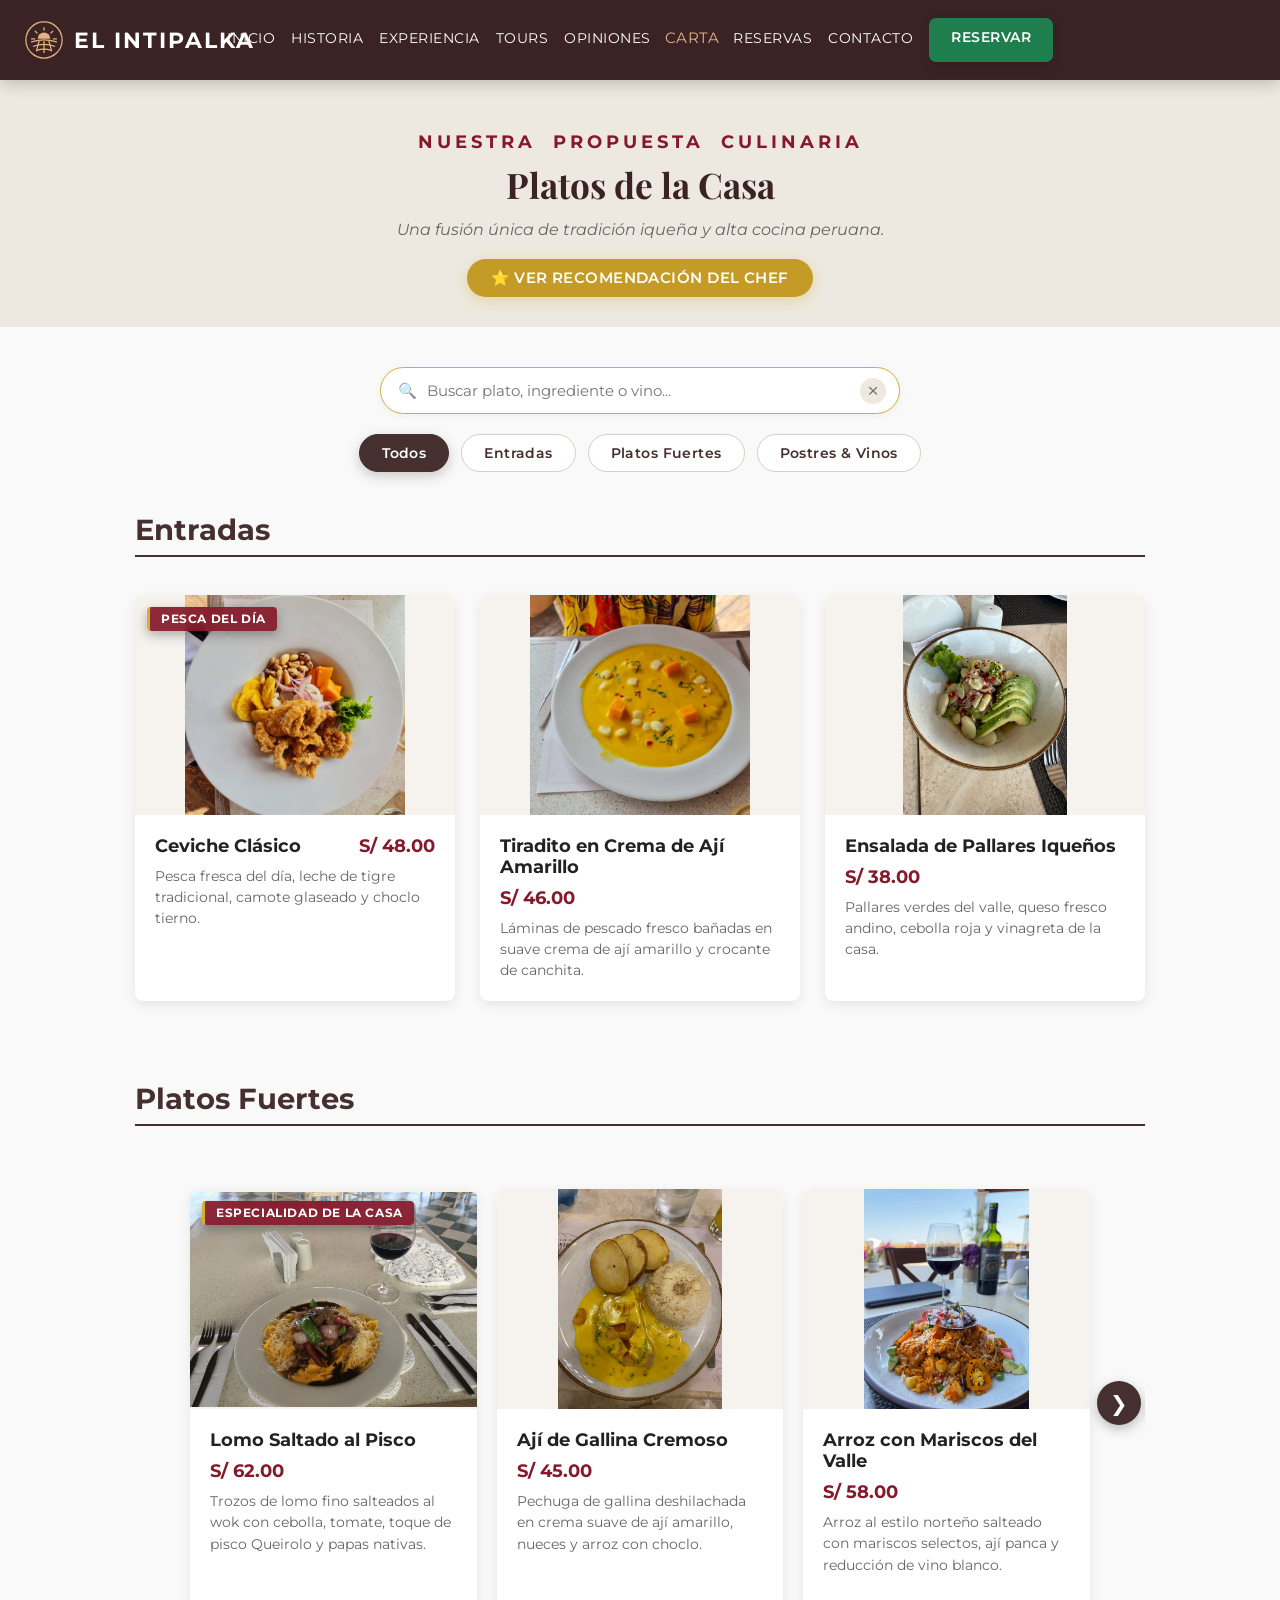
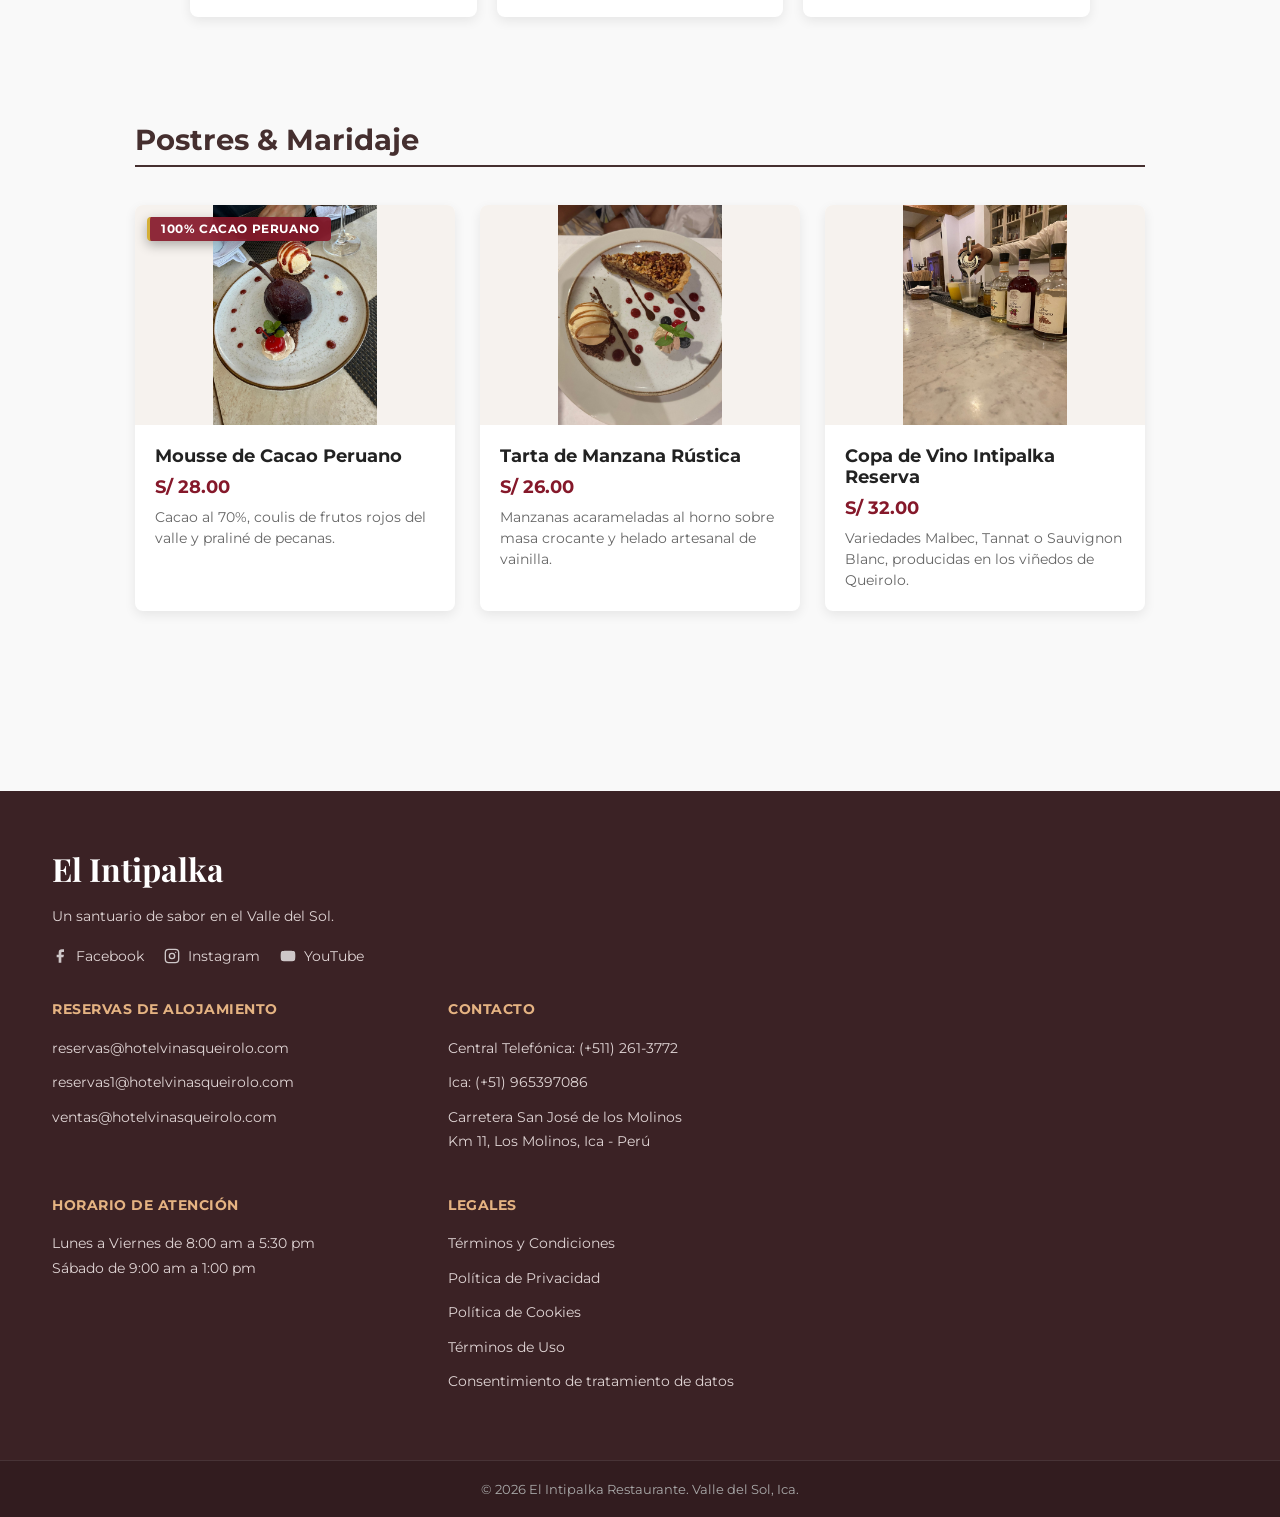
<file: Intipalka/menu.html>
<!DOCTYPE html>
<html lang="es">

<head>
    <meta charset="UTF-8">
    <meta name="viewport" content="width=device-width, initial-scale=1.0">
    <title>Carta y Menú - El Intipalka</title>

    <!-- Favicon Oficial -->
    <link rel="icon" type="image/svg+xml" href="assets/icons/logo-intipalka.svg">

    <!-- Fuente de Google -->
    <link
        href="https://fonts.googleapis.com/css2?family=Playfair+Display:ital,wght@0,400..900;1,400..900&family=Montserrat:ital,wght@0,100..900;1,100..900&display=swap"
        rel="stylesheet">

    <!-- Estilos CSS: Base Global (styles.css) y Estilos Específicos de la Carta / Menú -->
    <link rel="stylesheet" href="css/styles.css">
    <link rel="stylesheet" href="css/menu.css">
    <script src="js/carrusel.js" defer></script>
    <script src="js/menu-filtros.js" defer></script>
    <script src="js/modal-destacado.js" defer></script>
</head>

<body>
    <!-- Enlace de accesibilidad para saltar al contenido principal (WCAG 2.4.1) -->
    <a href="#main-content" class="skip-link">Saltar al contenido principal</a>

    <!-- Barra de Navegación -->
    <header class="navbar">
        <a href="index.html" class="logo" aria-label="El Intipalka, inicio">
            <img src="assets/icons/logo-intipalka.svg" alt="" class="logo-symbol" width="40" height="40">
            <span>EL INTIPALKA</span>
        </a>

        <!-- Botón Hamburguesa para vista móvil/tablet -->
        <input type="checkbox" id="nav-toggle" class="nav-toggle" aria-label="Abrir menú de navegación">
        <label for="nav-toggle" class="nav-toggle-label">
            <span></span>
            <span></span>
            <span></span>
        </label>

        <nav class="nav-links">
            <a href="index.html#inicio">INICIO</a>
            <a href="index.html#historia">HISTORIA</a>
            <a href="index.html#nosotros">EXPERIENCIA</a>
            <a href="index.html#tours">TOURS</a>
            <a href="index.html#testimonios">OPINIONES</a>
            <a href="menu.html" class="active">CARTA</a>
            <a href="reserva.html">RESERVAS</a>
            <a href="index.html#contacto">CONTACTO</a>
            <a href="reserva.html" class="btn btn-nav-mobile btn-reserve">RESERVAR</a>
        </nav>
    </header>

    <!-- Encabezado de la página de Menú -->
    <section class="menu-hero">
        <span class="section-subtitle"> <strong>NUESTRA PROPUESTA CULINARIA</strong></span>
        <h1 class="section-title">Platos de la Casa</h1>
        <p class="menu-hero-desc">Una fusión única de tradición iqueña y alta cocina peruana.</p>
        <div class="menu-hero-cta">
            <button type="button" id="openFeaturedModalBtn" class="btn btn-gold btn-featured-modal"
                aria-haspopup="dialog" aria-controls="modalDestacado">
                ⭐ Ver Recomendación del Chef
            </button>
        </div>
    </section>

    <!-- Contenedor principal de la Carta -->
    <main class="menu-container" id="main-content" tabindex="-1">

        <!-- Barra interactiva de Búsqueda y Filtros de Categoría -->
        <section class="menu-toolbar" aria-label="Filtros y búsqueda de la carta">
            <div class="search-container">
                <label for="menuSearch" class="visually-hidden">Buscar en la carta</label>
                <div class="search-input-wrapper">
                    <span class="search-icon" aria-hidden="true">🔍</span>
                    <input type="search" id="menuSearch" class="menu-search-input"
                        placeholder="Buscar plato, ingrediente o vino..." autocomplete="off">
                    <button type="button" id="clearSearchBtn" class="clear-search-btn" aria-label="Limpiar búsqueda"
                        hidden>&times;</button>
                </div>
            </div>

            <nav class="category-filters" role="tablist" aria-label="Categorías gastronómicas">
                <button type="button" class="filter-btn active" role="tab" aria-selected="true"
                    data-filter="all">Todos</button>
                <button type="button" class="filter-btn" role="tab" aria-selected="false"
                    data-filter="entradas">Entradas</button>
                <button type="button" class="filter-btn" role="tab" aria-selected="false"
                    data-filter="platos-fuertes">Platos Fuertes</button>
                <button type="button" class="filter-btn" role="tab" aria-selected="false"
                    data-filter="postres-maridaje">Postres & Vinos</button>
            </nav>
        </section>

        <!-- Mensaje de estado cuando no hay resultados de búsqueda -->
        <div id="noResultsMessage" class="no-results-message" role="status" aria-live="polite" hidden>
            <p class="no-results-title">No encontramos opciones que coincidan con tu búsqueda.</p>
            <p class="no-results-hint">Intenta con términos como <em>ceviche</em>, <em>lomo</em>, <em>maridaje</em> o
                <em>cacao</em>.</p>
            <button type="button" id="resetSearchBtn" class="btn btn-outline-small">Ver toda la carta</button>
        </div>

        <!-- CATEGORÍA 1: ENTRADAS -->
        <div class="menu-category" data-category="entradas">
            <h2 class="category-title">Entradas</h2>
            <div class="menu-grid">

                <div class="dish-card">
                    <span class="dish-badge">Pesca del Día</span>
                    <img src="assets/images/cevichee.jpg" alt="Ceviche Clásico" loading="lazy" decoding="async">
                    <div class="dish-info">
                        <div class="dish-header">
                            <h3>Ceviche Clásico</h3>
                            <span class="price">S/ 48.00</span>
                        </div>
                        <p>Pesca fresca del día, leche de tigre tradicional, camote glaseado y choclo tierno.</p>
                    </div>
                </div>

                <div class="dish-card">
                    <img src="assets/images/tiradito.jpg" alt="Tiradito de Pescado" loading="lazy" decoding="async">
                    <div class="dish-info">
                        <div class="dish-header">
                            <h3>Tiradito en Crema de Ají Amarillo</h3>
                            <span class="price">S/ 46.00</span>
                        </div>
                        <p>Láminas de pescado fresco bañadas en suave crema de ají amarillo y crocante de canchita.</p>
                    </div>
                </div>

                <div class="dish-card">
                    <img src="assets/images/ensalada-pallar.jpg" alt="Ensalada de Pallares" loading="lazy" decoding="async">
                    <div class="dish-info">
                        <div class="dish-header">
                            <h3>Ensalada de Pallares Iqueños</h3>
                            <span class="price">S/ 38.00</span>
                        </div>
                        <p>Pallares verdes del valle, queso fresco andino, cebolla roja y vinagreta de la casa.</p>
                    </div>
                </div>

            </div>
        </div>

        <!-- CATEGORÍA 2: PLATOS FUERTES (CARRUSEL CON FLECHAS Y PÁGINAS) -->
        <div class="menu-category" data-category="platos-fuertes">
            <h2 class="category-title">Platos Fuertes</h2>

            <div class="carousel-container">

                <!-- Pista deslizable -->
                <div class="carousel-track" id="platos-track" tabindex="0" aria-label="Platos fuertes">

                    <!-- PÁGINA 1: Platos 1, 2 y 3 -->
                    <div class="carousel-page" id="platos-pag-1">
                        <div class="dish-card">
                            <span class="dish-badge">Especialidad de la Casa</span>
                            <img src="assets/images/lomo-saltado-en-salsa.jpg" alt="Lomo Saltado" loading="lazy" decoding="async">
                            <div class="dish-info">
                                <div class="dish-header">
                                    <h3>Lomo Saltado al Pisco</h3>
                                    <span class="price">S/ 62.00</span>
                                </div>
                                <p>Trozos de lomo fino salteados al wok con cebolla, tomate, toque de pisco Queirolo y
                                    papas nativas.</p>
                            </div>
                        </div>

                        <div class="dish-card">
                            <img src="assets/images/aji-galllina.jpg" alt="Ají de Gallina" loading="lazy" decoding="async">
                            <div class="dish-info">
                                <div class="dish-header">
                                    <h3>Ají de Gallina Cremoso</h3>
                                    <span class="price">S/ 45.00</span>
                                </div>
                                <p>Pechuga de gallina deshilachada en crema suave de ají amarillo, nueces y arroz con
                                    choclo.</p>
                            </div>
                        </div>

                        <div class="dish-card">
                            <img src="assets/images/arroz-mariscos.jpg" alt="Arroz con Mariscos" loading="lazy" decoding="async">
                            <div class="dish-info">
                                <div class="dish-header">
                                    <h3>Arroz con Mariscos del Valle</h3>
                                    <span class="price">S/ 58.00</span>
                                </div>
                                <p>Arroz al estilo norteño salteado con mariscos selectos, ají panca y reducción de vino
                                    blanco.</p>
                            </div>
                        </div>

                        <!-- Flecha siguiente a página 2 -->
                        <a href="#platos-pag-2" class="carousel-arrow arrow-right"
                            title="Siguientes platos">&#10095;</a>
                    </div>

                    <!-- PÁGINA 2: Platos 4, 5 y 6 -->
                    <div class="carousel-page" id="platos-pag-2">
                        <!-- Flecha anterior a página 1 -->
                        <a href="#platos-pag-1" class="carousel-arrow arrow-left" title="Platos anteriores">&#10094;</a>

                        <div class="dish-card">
                            <img src="assets/images/secoo.jpg" alt="Seco de Res con Pallares" loading="lazy" decoding="async">
                            <div class="dish-info">
                                <div class="dish-header">
                                    <h3>Seco de Res con Pallares</h3>
                                    <span class="price">S/ 56.00</span>
                                </div>
                                <p>Carne de res estofada lentamente en salsa de culantro y chicha de jora, acompañada de
                                    pallares.</p>
                            </div>
                        </div>

                        <div class="dish-card">
                            <img src="assets/images/paella.jpg" alt="Paella de Mariscos" loading="lazy" decoding="async">
                            <div class="dish-info">
                                <div class="dish-header">
                                    <h3>Paella Marina al Pisco</h3>
                                    <span class="price">S/ 64.00</span>
                                </div>
                                <p>Arroz al azafrán con langostinos, calamares, conchas y pulpo, perfumado con pisco
                                    Queirolo.</p>
                            </div>
                        </div>

                        <div class="dish-card">
                            <img src="assets/images/ensalada-langostino.jpg" alt="Langostinos Salteados" loading="lazy" decoding="async">
                            <div class="dish-info">
                                <div class="dish-header">
                                    <h3>Langostinos al Ajo Crocante</h3>
                                    <span class="price">S/ 52.00</span>
                                </div>
                                <p>Colas de langostinos doradas en mantequilla de hierbas, láminas de ajo crocante y
                                    puré de pallar.</p>
                            </div>
                        </div>

                        <!-- Flecha siguiente a página 3 -->
                        <a href="#platos-pag-3" class="carousel-arrow arrow-right"
                            title="Siguientes platos">&#10095;</a>
                    </div>

                    <!-- PÁGINA 3: Platos 7, 8 y 9 -->
                    <div class="carousel-page" id="platos-pag-3">
                        <!-- Flecha anterior a página 2 -->
                        <a href="#platos-pag-2" class="carousel-arrow arrow-left" title="Platos anteriores">&#10094;</a>

                        <div class="dish-card">
                            <span class="dish-badge">Recomendado del Valle</span>
                            <img src="assets/images/comida_1.jpg" alt="Arroz Meloso con Camarones" loading="lazy" decoding="async">
                            <div class="dish-info">
                                <div class="dish-header">
                                    <h3>Arroz Meloso con Camarones</h3>
                                    <span class="price">S/ 60.00</span>
                                </div>
                                <p>Arroz cremoso aromatizado con ají amarillo y vino blanco, coronado con camarones
                                    dorados y pallares tiernos.</p>
                            </div>
                        </div>

                        <div class="dish-card">
                            <img src="assets/images/linguini.jpg" alt="Linguini a la Huancaína con Lomo" loading="lazy" decoding="async">
                            <div class="dish-info">
                                <div class="dish-header">
                                    <h3>Linguini a la Huancaína con Lomo</h3>
                                    <span class="price">S/ 58.00</span>
                                </div>
                                <p>Pasta artesanal bañada en cremosa salsa a la huancaína, coronada con lomo fino
                                    salteado al wok y queso parmesano.</p>
                            </div>
                        </div>

                        <div class="dish-card">
                            <img src="assets/images/calamar.jpg" alt="Calamares Crocantes al Pisco" loading="lazy" decoding="async">
                            <div class="dish-info">
                                <div class="dish-header">
                                    <h3>Calamares Crocantes al Pisco</h3>
                                    <span class="price">S/ 48.00</span>
                                </div>
                                <p>Aros de calamar marinados en pisco y fritos a la perfección, con yucas doradas, salsa
                                    criolla y tártara de la casa.</p>
                            </div>
                        </div>
                    </div>

                </div>
                <div class="carousel-mobile-controls">
                    <button type="button" class="carousel-prev" aria-label="Plato anterior"
                        aria-controls="platos-track">&#10094;</button>
                    <span class="carousel-status" role="status" aria-live="polite">Plato 1 de 9</span>
                    <button type="button" class="carousel-next" aria-label="Plato siguiente"
                        aria-controls="platos-track">&#10095;</button>
                </div>
                <p class="carousel-mobile-hint">Desliza para descubrir los platos o usa las flechas.</p>
            </div>
        </div>

        <!-- CATEGORÍA 3: POSTRES Y VINOS -->
        <div class="menu-category" data-category="postres-maridaje">
            <h2 class="category-title">Postres & Maridaje</h2>
            <div class="menu-grid">

                <div class="dish-card">
                    <span class="dish-badge">100% Cacao Peruano</span>
                    <img src="assets/images/postre-chocolate.jpg" alt="Mousse de Chocolate" loading="lazy" decoding="async">
                    <div class="dish-info">
                        <div class="dish-header">
                            <h3>Mousse de Cacao Peruano</h3>
                            <span class="price">S/ 28.00</span>
                        </div>
                        <p>Cacao al 70%, coulis de frutos rojos del valle y praliné de pecanas.</p>
                    </div>
                </div>

                <div class="dish-card">
                    <img src="assets/images/tarta-manzana.jpg" alt="Tarta de Manzana" loading="lazy" decoding="async">
                    <div class="dish-info">
                        <div class="dish-header">
                            <h3>Tarta de Manzana Rústica</h3>
                            <span class="price">S/ 26.00</span>
                        </div>
                        <p>Manzanas acarameladas al horno sobre masa crocante y helado artesanal de vainilla.</p>
                    </div>
                </div>

                <div class="dish-card">
                    <img src="assets/images/varios-vinos.jpg" alt="Selección de Vinos Intipalka" loading="lazy" decoding="async">
                    <div class="dish-info">
                        <div class="dish-header">
                            <h3>Copa de Vino Intipalka Reserva</h3>
                            <span class="price">S/ 32.00</span>
                        </div>
                        <p>Variedades Malbec, Tannat o Sauvignon Blanc, producidas en los viñedos de Queirolo.</p>
                    </div>
                </div>

            </div>
        </div>

    </main>

    <!-- Diálogo Modal Accesible: Producto / Plato Destacado del Mes -->
    <dialog id="modalDestacado" class="chef-modal" aria-labelledby="modalTitle">
        <div class="modal-wrapper">
            <button type="button" class="modal-close" id="closeFeaturedModalBtn"
                aria-label="Cerrar ventana emergente">&times;</button>
            <div class="modal-image-col">
                <img src="assets/images/lomo-saltado-en-salsa.jpg"
                    alt="Lomo Saltado al Pisco y Copa de Vino Intipalka Gran Reserva" width="450" height="320">
            </div>
            <div class="modal-body-col">
                <span class="modal-badge">Sugerencia del Chef & Sommelier</span>
                <h2 id="modalTitle">Lomo Saltado al Pisco & Intipalka Gran Reserva</h2>
                <p class="modal-desc">
                    Trozos selectos de lomo fino flambeados al pisco Queirolo, acompañados de risotto de ají amarillo y
                    maridados a la perfección con nuestro vino Intipalka Malbec Reserva del Valle de Ica.
                </p>
                <div class="modal-price">Precio especial: <strong>S/ 72.00</strong></div>
                <a href="reserva.html" class="btn btn-gold modal-cta">Reservar Mesa con este Maridaje</a>
            </div>
        </div>
    </dialog>

    <!-- Pie de página (Footer) compartido -->
    <footer class="footer" id="reservaciones">

        <!-- Fila superior: mapa a la izquierda, columnas a la derecha -->
        <div class="footer-main">

            <!-- Mapa a la izquierda -->
            <div class="footer-map">
                <iframe
                    src="https://www.google.com/maps/embed?pb=!1m18!1m12!1m3!1d2302.0963844862054!2d-75.69175326028328!3d-13.97947458897288!2m3!1f0!2f0!3f0!3m2!1i1024!2i768!4f13.1!3m3!1m2!1s0x91110310f722e9ad%3A0xf718f4f2321a611c!2sEl%20Intipalka%20Restaurante!5e0!3m2!1ses-419!2spe!4v1791850568060!5m2!1ses-419!2spe"
                    width="400" height="300" style="border:0;" allowfullscreen="" loading="lazy"
                    referrerpolicy="strict-origin-when-cross-origin"></iframe>
            </div>

            <!-- Columnas de info a la derecha -->
            <div class="footer-content">
                <div class="footer-col">
                    <div class="footer-brand">
                        <h2 class="footer-logo">El Intipalka</h2>
                        <p>Un santuario de sabor en el Valle del Sol.</p>
                    </div>
                    <div class="footer-social">
                        <a href="https://www.facebook.com/hotelvinasqueirolo/" target="_blank" rel="noopener noreferrer"><img src="assets/icons/facebook.svg" alt="Facebook" class="social-icon">
                            Facebook</a>
                        <a href="https://www.instagram.com/hotelvinasqueirolo/" target="_blank" rel="noopener noreferrer"><img src="assets/icons/instagram.svg" alt="Instagram" class="social-icon">
                            Instagram</a>
                        <a href="https://www.youtube.com/@hotelvinasqueirolo" target="_blank" rel="noopener noreferrer"><img src="assets/icons/youtube.svg" alt="YouTube" class="social-icon"> YouTube</a>
                    </div>
                </div>

                <div class="footer-col">
                    <h3 class="footer-heading">RESERVAS DE ALOJAMIENTO</h3>
                    <ul class="footer-list">
                        <li><a href="mailto:reservas@hotelvinasqueirolo.com">reservas@hotelvinasqueirolo.com</a></li>
                        <li><a href="mailto:reservas1@hotelvinasqueirolo.com">reservas1@hotelvinasqueirolo.com</a></li>
                        <li><a href="mailto:ventas@hotelvinasqueirolo.com">ventas@hotelvinasqueirolo.com</a></li>
                    </ul>
                </div>

                <div class="footer-col">
                    <h3 class="footer-heading">CONTACTO</h3>
                    <ul class="footer-list">
                        <li>Central Telefónica: (+511) 261-3772</li>
                        <li>Ica: (+51) 965397086</li>
                        <li>Carretera San José de los Molinos<br>Km 11, Los Molinos, Ica - Perú</li>
                    </ul>
                </div>

                <div class="footer-col">
                    <h3 class="footer-heading">HORARIO DE ATENCIÓN</h3>
                    <p class="footer-text">
                        Lunes a Viernes de 8:00 am a 5:30 pm<br>
                        Sábado de 9:00 am a 1:00 pm
                    </p>
                </div>

                <div class="footer-col">
                    <h3 class="footer-heading">LEGALES</h3>
                    <ul class="footer-list">
                        <li><a href="#">Términos y Condiciones</a></li>
                        <li><a href="#">Política de Privacidad</a></li>
                        <li><a href="#">Política de Cookies</a></li>
                        <li><a href="#">Términos de Uso</a></li>
                        <li><a href="#">Consentimiento de tratamiento de datos</a></li>
                    </ul>
                </div>
            </div>

        </div>

        <div class="footer-copyright">
            <p>&copy; 2026 El Intipalka Restaurante. Valle del Sol, Ica.</p>
        </div>
    </footer>

    <!-- Script para navegación fluida y encuadre exacto del carrusel -->
    <script>
        // Cierre automático del menú móvil al hacer clic en un enlace
        document.addEventListener('DOMContentLoaded', function () {
            const navToggle = document.getElementById('nav-toggle');
            const navLinks = document.querySelectorAll('.nav-links a');
            if (navToggle) {
                navLinks.forEach(link => {
                    link.addEventListener('click', () => {
                        navToggle.checked = false;
                    });
                });
            }
        });
    </script>
</body>

</html>
</file>
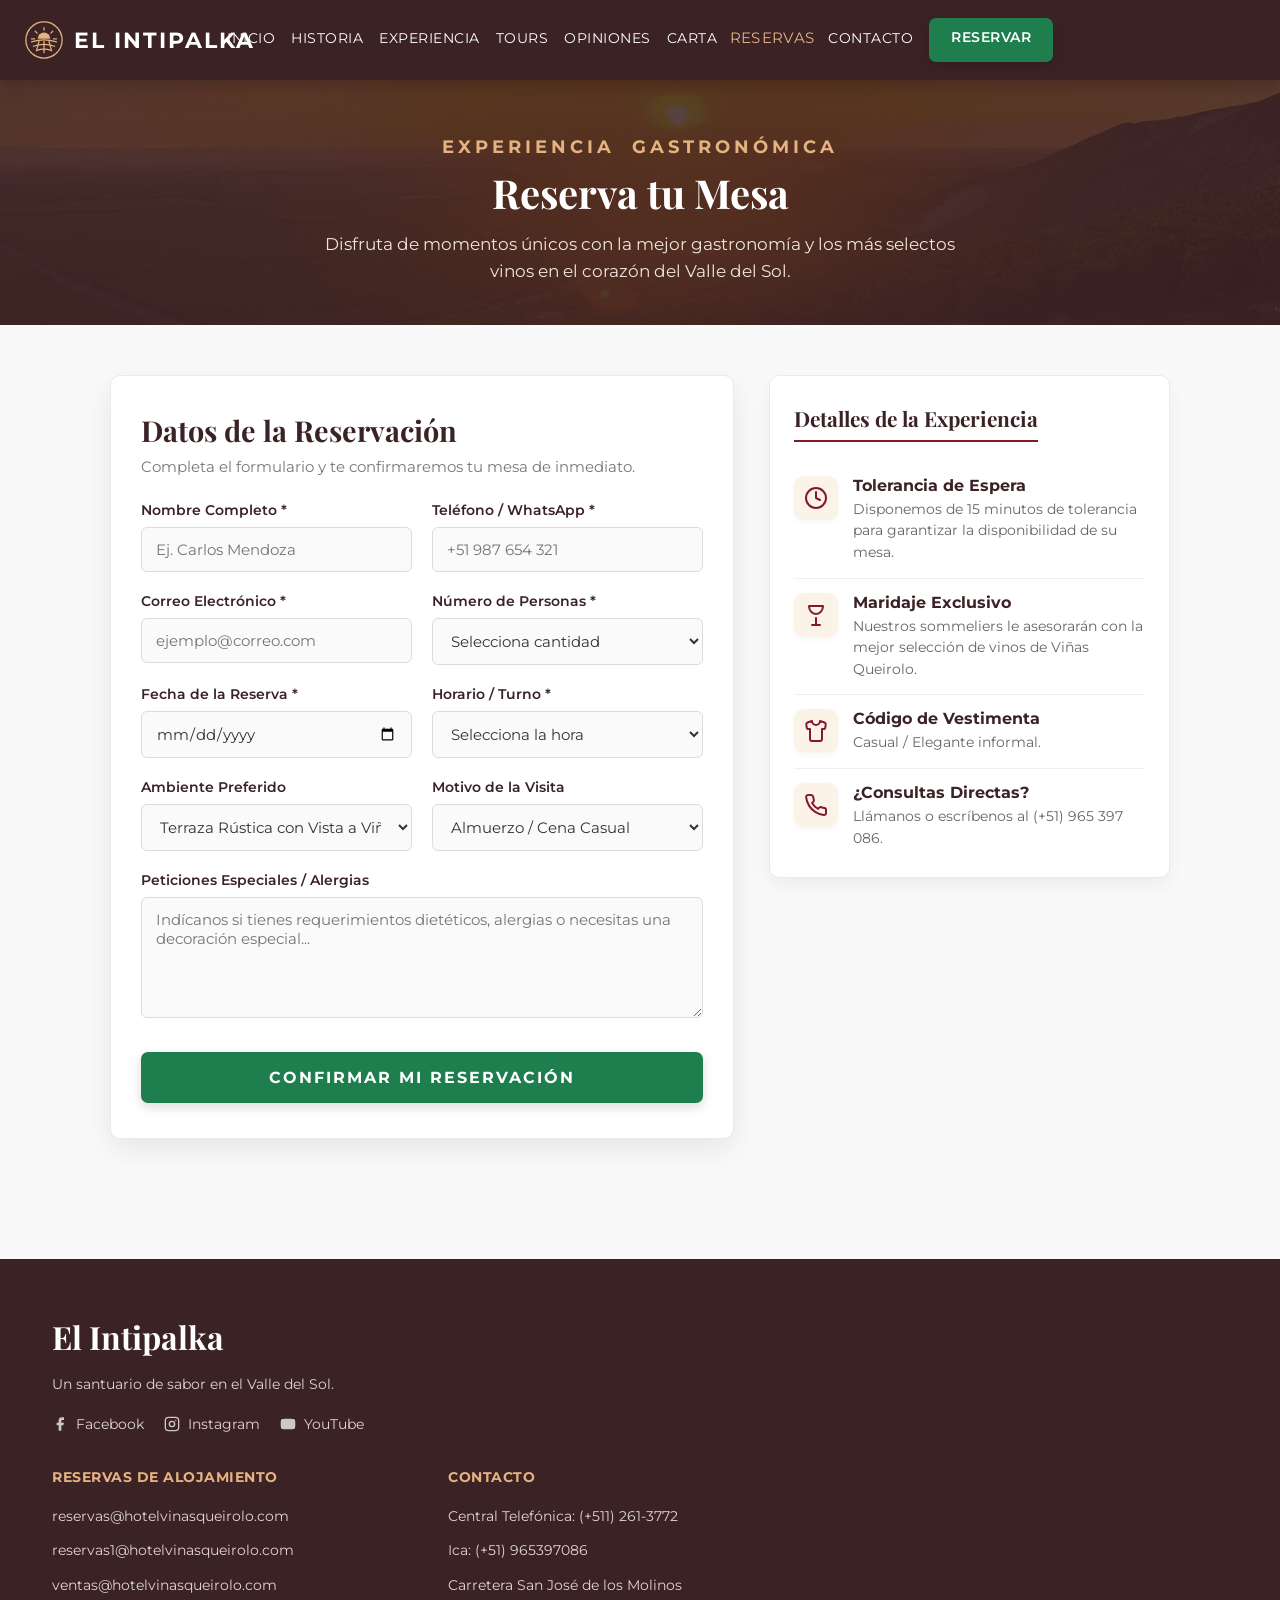
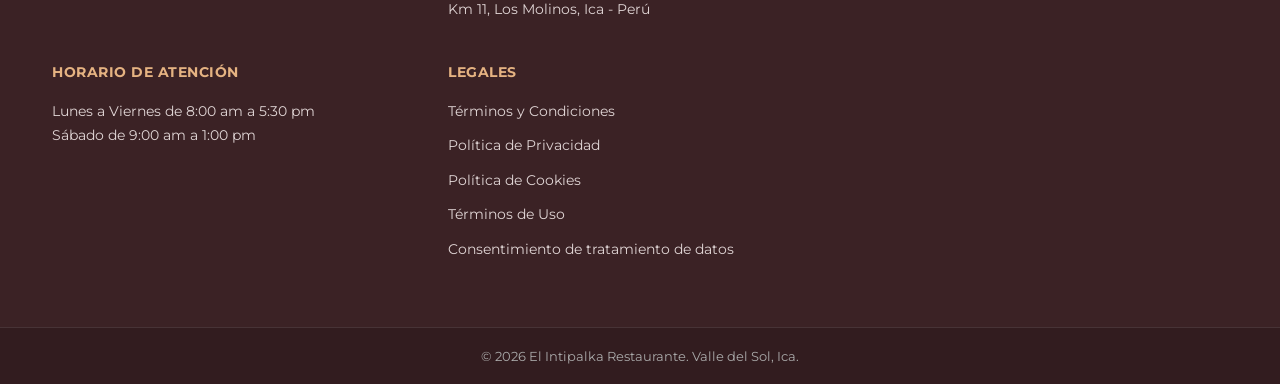
<file: Intipalka/reserva.html>
<!DOCTYPE html>
<html lang="es">

<head>
    <meta charset="UTF-8">
    <meta name="viewport" content="width=device-width, initial-scale=1.0">
    <title>Reservar Mesa - El Intipalka</title>

    <!-- Favicon Oficial -->
    <link rel="icon" type="image/svg+xml" href="assets/icons/logo-intipalka.svg">

    <!-- Importación de Google Fonts -->
    <link
        href="https://fonts.googleapis.com/css2?family=Playfair+Display:ital,wght@0,400..900;1,400..900&family=Montserrat:ital,wght@0,100..900;1,100..900&display=swap"
        rel="stylesheet">
    <!-- Estilos CSS: Base Global (styles.css) y Estilos Específicos de Reservas -->
    <link rel="stylesheet" href="css/styles.css">
    <link rel="stylesheet" href="css/reserva.css">
    <script src="js/validacion.js" defer></script>
</head>

<body>
    <!-- Enlace de accesibilidad para saltar al contenido principal (WCAG 2.4.1) -->
    <a href="#main-content" class="skip-link">Saltar al contenido principal</a>

    <!-- Barra de Navegación -->
    <header class="navbar">
        <a href="index.html" class="logo" aria-label="El Intipalka, inicio">
            <img src="assets/icons/logo-intipalka.svg" alt="" class="logo-symbol" width="40" height="40">
            <span>EL INTIPALKA</span>
        </a>

        <!-- Botón Hamburguesa para vista móvil/tablet -->
        <input type="checkbox" id="nav-toggle" class="nav-toggle" aria-label="Abrir menú de navegación">
        <label for="nav-toggle" class="nav-toggle-label">
            <span></span>
            <span></span>
            <span></span>
        </label>

        <nav class="nav-links">
            <a href="index.html#inicio">INICIO</a>
            <a href="index.html#historia">HISTORIA</a>
            <a href="index.html#nosotros">EXPERIENCIA</a>
            <a href="index.html#tours">TOURS</a>
            <a href="index.html#testimonios">OPINIONES</a>
            <a href="menu.html">CARTA</a>
            <a href="reserva.html" class="active">RESERVAS</a>
            <a href="index.html#contacto">CONTACTO</a>
            <a href="reserva.html" class="btn btn-nav-mobile btn-reserve">RESERVAR</a>
        </nav>
    </header>

    <!-- Encabezado / Hero de Reservas -->
    <section class="reservation-hero">
        <div class="reservation-hero-content">
            <span class="section-subtitle">EXPERIENCIA GASTRONÓMICA</span>
            <h1 class="section-title">Reserva tu Mesa</h1>
            <p class="reservation-hero-desc">
                Disfruta de momentos únicos con la mejor gastronomía y los más selectos vinos en el corazón del Valle
                del Sol.
            </p>
        </div>
    </section>

    <!-- Contenedor Principal de la Reserva -->
    <main class="reservation-container" id="main-content" tabindex="-1">
        <div class="reservation-grid">

            <!-- Columna Izquierda: Formulario -->
            <div class="reservation-card form-box">
                <div class="card-header">
                    <h2>Datos de la Reservación</h2>
                    <p>Completa el formulario y te confirmaremos tu mesa de inmediato.</p>
                </div>

                <form id="reservationForm" action="confirmacion.html" method="GET" class="reservation-form">
                    <div class="form-row">
                        <div class="form-group">
                            <label for="res-name">Nombre Completo *</label>
                            <input type="text" id="res-name" name="name" placeholder="Ej. Carlos Mendoza" required>
                        </div>
                        <div class="form-group">
                            <label for="res-phone">Teléfono / WhatsApp *</label>
                            <input type="tel" id="res-phone" name="phone" placeholder="+51 987 654 321" required>
                        </div>
                    </div>

                    <div class="form-row">
                        <div class="form-group">
                            <label for="res-email">Correo Electrónico *</label>
                            <input type="email" id="res-email" name="email" placeholder="ejemplo@correo.com" required>
                        </div>
                        <div class="form-group">
                            <label for="res-guests">Número de Personas *</label>
                            <select id="res-guests" name="guests" required>
                                <option value="" disabled selected>Selecciona cantidad</option>
                                <option value="1">1 Persona</option>
                                <option value="2">2 Personas (Pareja)</option>
                                <option value="3">3 Personas</option>
                                <option value="4">4 Personas</option>
                                <option value="5">5 Personas</option>
                                <option value="6">6 Personas</option>
                                <option value="7">7 a 10 Personas (Grupo)</option>
                                <option value="11+">Más de 10 personas (Evento especial)</option>
                            </select>
                        </div>
                    </div>

                    <div class="form-row">
                        <div class="form-group">
                            <label for="res-date">Fecha de la Reserva *</label>
                            <input type="date" id="res-date" name="date" required>
                        </div>
                        <div class="form-group">
                            <label for="res-time">Horario / Turno *</label>
                            <select id="res-time" name="time" required>
                                <option value="" disabled selected>Selecciona la hora</option>
                                <option value="12:30">12:30 PM (Almuerzo)</option>
                                <option value="13:30">01:30 PM (Almuerzo)</option>
                                <option value="14:30">02:30 PM (Almuerzo)</option>
                                <option value="15:30">03:30 PM (Almuerzo)</option>
                                <option value="19:00">07:00 PM (Cena)</option>
                                <option value="20:00">08:00 PM (Cena)</option>
                                <option value="21:00">09:00 PM (Cena)</option>
                            </select>
                        </div>
                    </div>

                    <div class="form-row">
                        <div class="form-group">
                            <label for="res-zone">Ambiente Preferido</label>
                            <select id="res-zone" name="zone">
                                <option value="terraza" selected>Terraza Rústica con Vista a Viñedos</option>
                                <option value="salon">Salón Principal Climatizado</option>
                                <option value="cava">Cava de Vinos Privada</option>
                            </select>
                        </div>
                        <div class="form-group">
                            <label for="res-occasion">Motivo de la Visita</label>
                            <select id="res-occasion" name="occasion">
                                <option value="casual" selected>Almuerzo / Cena Casual</option>
                                <option value="aniversario">Aniversario / Pareja</option>
                                <option value="cumpleanos">Cumpleaños</option>
                                <option value="negocios">Reunión de Negocios</option>
                                <option value="otro">Otro</option>
                            </select>
                        </div>
                    </div>

                    <div class="form-group">
                        <label for="res-notes">Peticiones Especiales / Alergias</label>
                        <textarea id="res-notes" name="notes" rows="5"
                            placeholder="Indícanos si tienes requerimientos dietéticos, alergias o necesitas una decoración especial..."></textarea>
                    </div>

                    <button type="submit" class="btn btn-reserve-submit btn-reserve">CONFIRMAR MI RESERVACIÓN</button>
                </form>
            </div>

            <!-- Columna Derecha: Información & Beneficios -->
            <div class="reservation-sidebar">
                <div class="info-card">
                    <h3>Detalles de la Experiencia</h3>
                    <ul class="info-list">
                        <li>
                            <img src="assets/icons/reloj.svg" alt="Tolerancia" class="info-icon-img">
                            <div>
                                <strong>Tolerancia de Espera</strong>
                                <p>Disponemos de 15 minutos de tolerancia para garantizar la disponibilidad de su mesa.
                                </p>
                            </div>
                        </li>
                        <li>
                            <img src="assets/icons/copa.svg" alt="Maridaje" class="info-icon-img">
                            <div>
                                <strong>Maridaje Exclusivo</strong>
                                <p>Nuestros sommeliers le asesorarán con la mejor selección de vinos de Viñas Queirolo.
                                </p>
                            </div>
                        </li>
                        <li>
                            <img src="assets/icons/vestimenta.svg" alt="Código de Vestimenta" class="info-icon-img">
                            <div>
                                <strong>Código de Vestimenta</strong>
                                <p>Casual / Elegante informal.</p>
                            </div>
                        </li>
                        <li>
                            <img src="assets/icons/telefono.svg" alt="Contacto" class="info-icon-img">
                            <div>
                                <strong>¿Consultas Directas?</strong>
                                <p>Llámanos o escríbenos al (+51) 965 397 086.</p>
                            </div>
                        </li>
                    </ul>
                </div>
            </div>

        </div>
    </main>

    <!-- Pie de página (Footer) -->
    <footer class="footer" id="reservaciones">

        <!-- Fila superior: mapa a la izquierda, columnas a la derecha -->
        <div class="footer-main">

            <!-- Mapa a la izquierda -->
            <div class="footer-map">
                <iframe
                    src="https://www.google.com/maps/embed?pb=!1m18!1m12!1m3!1d2302.0963844862054!2d-75.69175326028328!3d-13.97947458897288!2m3!1f0!2f0!3f0!3m2!1i1024!2i768!4f13.1!3m3!1m2!1s0x91110310f722e9ad%3A0xf718f4f2321a611c!2sEl%20Intipalka%20Restaurante!5e0!3m2!1ses-419!2spe!4v1791850568060!5m2!1ses-419!2spe"
                    width="400" height="300" style="border:0;" allowfullscreen="" loading="lazy"
                    referrerpolicy="strict-origin-when-cross-origin"></iframe>
            </div>

            <!-- Columnas de info a la derecha -->
            <div class="footer-content">
                <div class="footer-col">
                    <div class="footer-brand">
                        <h2 class="footer-logo">El Intipalka</h2>
                        <p>Un santuario de sabor en el Valle del Sol.</p>
                    </div>
                    <div class="footer-social">
                        <a href="https://www.facebook.com/hotelvinasqueirolo/" target="_blank" rel="noopener noreferrer"><img src="assets/icons/facebook.svg" alt="Facebook" class="social-icon">
                            Facebook</a>
                        <a href="https://www.instagram.com/hotelvinasqueirolo/" target="_blank" rel="noopener noreferrer"><img src="assets/icons/instagram.svg" alt="Instagram" class="social-icon">
                            Instagram</a>
                        <a href="https://www.youtube.com/@hotelvinasqueirolo" target="_blank" rel="noopener noreferrer"><img src="assets/icons/youtube.svg" alt="YouTube" class="social-icon"> YouTube</a>
                    </div>
                </div>

                <div class="footer-col">
                    <h3 class="footer-heading">RESERVAS DE ALOJAMIENTO</h3>
                    <ul class="footer-list">
                        <li><a href="mailto:reservas@hotelvinasqueirolo.com">reservas@hotelvinasqueirolo.com</a></li>
                        <li><a href="mailto:reservas1@hotelvinasqueirolo.com">reservas1@hotelvinasqueirolo.com</a></li>
                        <li><a href="mailto:ventas@hotelvinasqueirolo.com">ventas@hotelvinasqueirolo.com</a></li>
                    </ul>
                </div>

                <div class="footer-col">
                    <h3 class="footer-heading">CONTACTO</h3>
                    <ul class="footer-list">
                        <li>Central Telefónica: (+511) 261-3772</li>
                        <li>Ica: (+51) 965397086</li>
                        <li>Carretera San José de los Molinos<br>Km 11, Los Molinos, Ica - Perú</li>
                    </ul>
                </div>

                <div class="footer-col">
                    <h3 class="footer-heading">HORARIO DE ATENCIÓN</h3>
                    <p class="footer-text">
                        Lunes a Viernes de 8:00 am a 5:30 pm<br>
                        Sábado de 9:00 am a 1:00 pm
                    </p>
                </div>

                <div class="footer-col">
                    <h3 class="footer-heading">LEGALES</h3>
                    <ul class="footer-list">
                        <li><a href="#">Términos y Condiciones</a></li>
                        <li><a href="#">Política de Privacidad</a></li>
                        <li><a href="#">Política de Cookies</a></li>
                        <li><a href="#">Términos de Uso</a></li>
                        <li><a href="#">Consentimiento de tratamiento de datos</a></li>
                    </ul>
                </div>
            </div>

        </div>

        <div class="footer-copyright">
            <p>&copy; 2026 El Intipalka Restaurante. Valle del Sol, Ica.</p>
        </div>
    </footer>

    <!-- Script para cerrar el menú móvil al hacer clic en un enlace -->
    <script>
        document.addEventListener('DOMContentLoaded', function () {
            const navToggle = document.getElementById('nav-toggle');
            const navLinks = document.querySelectorAll('.nav-links a');
            if (navToggle) {
                navLinks.forEach(link => {
                    link.addEventListener('click', () => {
                        navToggle.checked = false;
                    });
                });
            }
        });
    </script>
</body>

</html>
</file>
<file: Intapalka/css/styles.css>
/* ==========================================================================
   EL INTIPALKA - ESTILOS GLOBALES Y COMPONENTES COMPARTIDOS (styles.css)
   Descripción: Reglas base, variables, barra de navegación, pie de página,
   botones globales y utilidades tipográficas compartidas por todo el sitio.
   ========================================================================== */

/* --------------------------------------------------------------------------
   1. RESET Y CONFIGURACIÓN BASE
   -------------------------------------------------------------------------- */
*,
*::before,
*::after {
    box-sizing: border-box;
}

html {
    scroll-behavior: smooth;
    overflow-x: hidden;
}

body {
    font-family: 'Montserrat', Arial, sans-serif;
    margin: 0;
    padding: 0;
    background-color: #f9f9f9;
    color: #333333;
    overflow-x: hidden;
    width: 100%;
}

img {
    max-width: 100%;
    height: auto;
    display: block;
}

/* Compensación de desplazamiento para navegación con anclas fijas */
section[id],
#inicio,
#historia,
#nosotros,
#tours,
#testimonios,
#contacto {
    scroll-margin-top: 85px;
}

/* --------------------------------------------------------------------------
   2. BARRA DE NAVEGACIÓN (HEADER & NAVBAR)
   -------------------------------------------------------------------------- */
.navbar {
    display: grid;
    grid-template-columns: 1fr auto 1fr;
    align-items: center;
    background-color: #3b2225; /* Tono vino tinto profundo y elegante */
    color: #ffffff;
    padding: 22px 40px;
    box-shadow: 0 4px 15px rgba(0, 0, 0, 0.2);
    position: sticky;
    top: 0;
    z-index: 1000;
}

/* Logotipo de la marca */
.logo {
    grid-column: 1;
    justify-self: start;
    display: inline-flex;
    align-items: center;
    gap: 10px;
    font-size: 1.5em;
    font-weight: 700;
    color: #ffffff;
    text-decoration: none;
    letter-spacing: 2px;
    transition: transform 0.3s ease;
    white-space: nowrap;
}

.logo:hover {
    transform: scale(1.06);
}

.logo-symbol {
    width: 40px;
    height: 40px;
    flex-shrink: 0;
}

/* Enlaces principales centrados en escritorio */
.nav-links {
    grid-column: 2;
    justify-self: center;
    display: flex;
    align-items: center;
    justify-content: center;
}

.nav-links a {
    display: inline-block;
    color: #ffffff;
    text-decoration: none;
    margin: 0 12px;
    font-size: 0.95em;
    font-family: 'Montserrat', sans-serif;
    letter-spacing: 1px;
    transition: color 0.3s ease, transform 0.3s ease;
    padding-bottom: 4px;
    white-space: nowrap;
}

.nav-links a:hover,
.nav-links a.active {
    color: #e5b382; /* Dorado suave */
    transform: scale(1.08);
}

/* Elementos móviles ocultos por defecto en pantallas grandes */
.nav-toggle {
    display: none;
}

.nav-toggle-label {
    display: none;
}

.btn-nav-mobile {
    display: none;
}

/* Ajustes de navegación en laptops estándar */
@media (min-width: 1025px) and (max-width: 1280px) {
    .navbar {
        padding: 18px 24px;
    }

    .nav-links a {
        margin: 0 8px;
        font-size: 0.88em;
        letter-spacing: 0.5px;
    }

    .logo {
        font-size: 1.35em;
    }
}

/* --------------------------------------------------------------------------
   3. NAVEGACIÓN MÓVIL Y TABLET (MENÚ HAMBURGUESA)
   -------------------------------------------------------------------------- */
@media (max-width: 1024px) {
    .navbar {
        display: flex;
        justify-content: space-between;
        align-items: center;
        padding: 16px 24px;
        position: sticky;
        top: 0;
        width: 100%;
        box-sizing: border-box;
    }

    .logo {
        margin-right: auto;
    }

    /* Botón Hamburguesa posicionado en la esquina derecha */
    .nav-toggle-label {
        display: flex;
        flex-direction: column;
        justify-content: space-between;
        width: 28px;
        height: 20px;
        cursor: pointer;
        z-index: 1002;
        margin-left: auto;
    }

    .nav-toggle-label span {
        display: block;
        height: 3px;
        width: 100%;
        background-color: #ffffff;
        border-radius: 2px;
        transition: transform 0.3s ease, opacity 0.3s ease, background-color 0.3s ease;
    }

    /* Transformación de hamburguesa a cruz 'X' al abrir */
    .nav-toggle:checked ~ .nav-toggle-label span:nth-child(1) {
        transform: translateY(8.5px) rotate(45deg);
        background-color: #e5b382;
    }

    .nav-toggle:checked ~ .nav-toggle-label span:nth-child(2) {
        opacity: 0;
        transform: scaleX(0);
    }

    .nav-toggle:checked ~ .nav-toggle-label span:nth-child(3) {
        transform: translateY(-8.5px) rotate(-45deg);
        background-color: #e5b382;
    }

    /* Menú desplegable vertical flotante */
    .nav-links {
        display: none;
        position: absolute;
        top: 100%;
        left: 0;
        width: 100%;
        background-color: #2b1619;
        flex-direction: column;
        align-items: center;
        justify-content: center;
        padding: 24px 20px 32px 20px;
        box-shadow: 0 14px 30px rgba(0, 0, 0, 0.45);
        border-top: 1px solid rgba(255, 255, 255, 0.08);
        box-sizing: border-box;
    }

    /* Activación del menú al marcar el toggle */
    .nav-toggle:checked ~ .nav-links {
        display: flex;
        animation: navSlideDown 0.32s cubic-bezier(0.16, 1, 0.3, 1) forwards;
    }

    /* Enlaces dentro del menú móvil */
    .nav-links a {
        display: block;
        width: 100%;
        text-align: center;
        padding: 13px 0;
        margin: 0;
        font-size: 1.05em;
        font-family: 'Montserrat', sans-serif;
        font-weight: 600;
        letter-spacing: 2.5px;
        color: #f1f1f1;
        border-bottom: 1px solid rgba(255, 255, 255, 0.06);
        transition: color 0.3s ease, background-color 0.3s ease, transform 0.2s ease;
    }

    .nav-links a:hover,
    .nav-links a.active {
        color: #e5b382;
        background-color: rgba(229, 179, 130, 0.08);
        transform: none;
    }

    /* Botón Reservar dentro del menú desplegable móvil */
    .btn-nav-mobile {
        display: inline-block;
        width: 100%;
        max-width: 260px;
        margin-top: 20px;
        text-align: center;
        background-color: #1e7e4e;
        color: #ffffff !important;
        border-radius: 4px;
        padding: 14px 24px;
        font-weight: 700;
        letter-spacing: 2px;
        border-bottom: none !important;
        box-shadow: 0 4px 15px rgba(30, 126, 78, 0.35);
    }

    .btn-nav-mobile:hover {
        background-color: #155c39;
    }
}

@keyframes navSlideDown {
    from {
        opacity: 0;
        transform: translateY(-10px);
    }
    to {
        opacity: 1;
        transform: translateY(0);
    }
}

@media (max-width: 600px) {
    .navbar {
        padding: 14px 18px;
    }

    .logo {
        font-size: 1.22em;
        letter-spacing: 1.5px;
    }

    .logo-symbol {
        width: 32px;
        height: 32px;
    }

    .nav-links a {
        font-size: 0.98em;
        padding: 12px 0;
    }
}

/* --------------------------------------------------------------------------
   4. BOTONES Y UTILIDADES COMPARTIDAS
   -------------------------------------------------------------------------- */
.btn {
    background-color: #1e7e4e;
    color: #ffffff;
    border: none;
    border-radius: 4px;
    padding: 10px 22px;
    cursor: pointer;
    text-transform: uppercase;
    text-decoration: none;
    display: inline-block;
    font-family: 'Montserrat', sans-serif;
    font-size: 0.9em;
    font-weight: 600;
    letter-spacing: 1.5px;
    transition: background-color 0.3s ease, transform 0.25s ease, box-shadow 0.3s ease;
    box-shadow: 0 4px 12px rgba(0, 0, 0, 0.15);
}

.btn:hover {
    background-color: #16603b;
    transform: translateY(-2px);
    box-shadow: 0 6px 18px rgba(30, 126, 78, 0.45);
}

.btn-gold {
    background-color: #1e7e4e;
    color: #ffffff;
    border-radius: 4px;
    padding: 14px 34px;
    font-size: 0.95em;
    font-weight: bold;
    letter-spacing: 2px;
    transition: background-color 0.3s ease, transform 0.25s ease, box-shadow 0.3s ease;
    box-shadow: 0 4px 15px rgba(0, 0, 0, 0.2);
}

.btn-gold:hover {
    background-color: #16603b;
    transform: translateY(-3px) scale(1.02);
    box-shadow: 0 8px 25px rgba(30, 126, 78, 0.5);
}

/* Títulos y Subtítulos estándar para secciones */
.section-subtitle {
    display: inline-block;
    font-family: 'Montserrat', sans-serif;
    font-size: 1.15em;
    font-weight: 700;
    text-transform: uppercase;
    letter-spacing: 4px;
    word-spacing: 8px;
    color: #85182a;
    margin-bottom: 8px;
}

.section-title {
    font-family: 'Playfair Display', serif;
    font-size: 2.2em;
    color: #3b2225;
    margin-top: 0;
    margin-bottom: 12px;
}

/* --------------------------------------------------------------------------
   5. PIE DE PÁGINA (FOOTER)
   -------------------------------------------------------------------------- */
.footer {
    background-color: #3b2225;
    color: #ffffff;
    padding: 0;
    margin-top: 40px;
}

.footer-main {
    display: grid;
    grid-template-columns: minmax(0, 2fr) minmax(0, 1fr);
    gap: 48px;
    max-width: 1240px;
    margin: 0 auto;
    padding: 56px 32px;
    align-items: start;
    width: 100%;
}

/* Mapa interactivo integrado */
.footer-map {
    order: 2;
    min-width: 0;
    overflow: hidden;
    border-radius: 8px;
}

.footer-map iframe {
    width: 100%;
    height: 300px;
    display: block;
    border: 0;
}

/* Bloque de columnas informativas */
.footer-content {
    min-width: 0;
    display: grid;
    grid-template-columns: repeat(2, minmax(0, 1fr));
    gap: 32px 40px;
    align-items: start;
    box-sizing: border-box;
}

.footer-col {
    min-width: 0;
    word-wrap: break-word;
}

.footer-col:first-child {
    grid-column: 1 / -1;
}

.footer-social {
    display: flex;
    flex-wrap: wrap;
    gap: 20px;
}

.footer-brand p,
.footer-text,
.footer-list li,
.footer-list a,
.footer-social a {
    font-size: 0.9rem;
    line-height: 1.7;
    color: #e0d5d5;
}

.footer-heading {
    font-size: 0.9rem;
    font-weight: 700;
    letter-spacing: 0.5px;
    margin-top: 0;
    margin-bottom: 16px;
    color: #e5b382;
    font-family: 'Montserrat', sans-serif;
    text-transform: uppercase;
    line-height: 1.35;
}

.footer-logo {
    font-family: 'Playfair Display', serif;
    font-size: 2rem;
    color: #ffffff;
    margin-top: 0;
    margin-bottom: 8px;
}

.footer-brand p {
    margin-bottom: 15px;
}

.footer-text {
    margin: 0;
}

.footer-list {
    list-style: none;
    padding: 0;
    margin: 0;
}

.footer-social a,
.footer-list a {
    text-decoration: none;
    display: block;
    overflow-wrap: anywhere;
    word-break: normal;
    transition: color 0.3s ease, transform 0.25s ease;
}

.footer-list li {
    margin-bottom: 10px;
}

.footer-social a:hover,
.footer-list a:hover {
    color: #e5b382;
}

.footer-social a {
    display: flex;
    align-items: center;
    gap: 8px;
}

.footer-social a:hover {
    transform: translateX(4px);
}

.social-icon {
    width: 16px;
    height: 16px;
    filter: brightness(0) invert(1);
    opacity: 0.75;
    transition: opacity 0.3s ease, transform 0.3s cubic-bezier(0.34, 1.56, 0.64, 1);
}

.footer-social a:hover .social-icon {
    opacity: 1;
    transform: translateY(-2px) scale(1.2) rotate(8deg);
}

.footer-copyright {
    border-top: 1px solid rgba(255, 255, 255, 0.1);
    padding: 20px;
    text-align: center;
    color: #aaaaaa;
    font-size: 0.82em;
    background-color: #321c1f;
}

.footer-copyright p {
    margin: 0;
}

/* Responsividad del Footer */
@media (max-width: 900px) {
    .footer-main {
        grid-template-columns: 1fr;
        gap: 32px;
        padding: 40px 24px;
    }
}

@media (max-width: 540px) {
    .footer-content {
        grid-template-columns: 1fr;
        gap: 28px;
    }

    .footer-map iframe {
        height: 240px;
    }
}

/* --------------------------------------------------------------------------
   6. ANIMACIONES GENERALES
   -------------------------------------------------------------------------- */
@keyframes fadeIn {
    from {
        opacity: 0;
        transform: translateY(10px);
    }
    to {
        opacity: 1;
        transform: translateY(0);
    }
}
</file>
<file: Intapalka/css/index.css>
/* ==========================================================================
   EL INTIPALKA - ESTILOS DE LA PÁGINA DE INICIO (index.css)
   Descripción: Estilos específicos para index.html (Hero, Historia,
   Experiencia Gastronómica, Tour de Vinos, Testimonios y Contacto/Horarios).
   ========================================================================== */

/* --------------------------------------------------------------------------
   1. SECCIÓN HERO (PORTADA PRINCIPAL)
   -------------------------------------------------------------------------- */
.hero {
    position: relative;
    min-height: 80vh;
    display: flex;
    align-items: center;
    justify-content: center;
    text-align: center;
    padding: 80px 20px;
    background: linear-gradient(rgba(0, 0, 0, 0.55), rgba(0, 0, 0, 0.65)), 
                url('../assets/images/paisaje4.jpg') center center / cover no-repeat;
    color: #ffffff;
}

.hero-content {
    max-width: 850px;
    margin: 0 auto;
    display: flex;
    flex-direction: column;
    align-items: center;
    animation: heroFadeInUp 1.1s cubic-bezier(0.16, 1, 0.3, 1) forwards;
}

@keyframes heroFadeInUp {
    0% {
        opacity: 0;
        transform: translateY(28px);
    }
    100% {
        opacity: 1;
        transform: translateY(0);
    }
}

.hero .subtitle {
    font-family: 'Montserrat', sans-serif;
    font-size: 1.1em;
    font-weight: 600;
    letter-spacing: 4px;
    color: #e5b382;
    margin-bottom: 12px;
    text-transform: uppercase;
}

.hero .title {
    font-family: 'Playfair Display', serif;
    font-size: 3.2em;
    font-weight: 700;
    letter-spacing: 3px;
    text-transform: uppercase;
    color: #ffffff;
    margin: 0 0 20px 0;
    text-shadow: 0 3px 12px rgba(0, 0, 0, 0.6);
}

.hero .description {
    font-family: 'Montserrat', sans-serif;
    font-size: 1.25em;
    line-height: 1.85;
    color: #f1f1f1;
    margin-bottom: 35px;
    font-weight: 400;
    text-shadow: 0 1px 5px rgba(0, 0, 0, 0.55);
}

/* --------------------------------------------------------------------------
   2. SECCIÓN DE HISTORIA
   -------------------------------------------------------------------------- */
.history-section {
    padding: 60px 20px;
    margin: 0 auto;
    max-width: 900px;
}

.history-content {
    display: flex;
    flex-wrap: wrap;
    gap: 30px;
    align-items: center;
}

.history-text {
    flex: 1;
    min-width: 300px;
}

.history-text p {
    font-size: 1.12em;
    line-height: 1.75;
    color: #444444;
    margin-bottom: 16px;
}

.link-discover {
    display: inline-block;
    color: #85182a;
    font-family: 'Montserrat', sans-serif;
    font-size: 0.9em;
    font-weight: 700;
    letter-spacing: 2px;
    text-decoration: none;
    border-bottom: 2px solid #85182a;
    padding-bottom: 4px;
    margin-top: 8px;
    transition: color 0.3s ease, border-color 0.3s ease, transform 0.3s ease;
}

.link-discover::after {
    content: ' →';
    display: inline-block;
    transition: transform 0.3s ease;
}

.link-discover:hover {
    color: #3b2225;
    border-color: #3b2225;
    transform: translateX(4px);
}

.link-discover:hover::after {
    transform: translateX(6px);
}

.history-image-wrapper {
    flex: 1;
    min-width: 300px;
}

.history-image {
    max-width: 100%;
    height: auto;
    display: block;
    border: 1px solid #cccccc;
}

/* --------------------------------------------------------------------------
   3. SECCIÓN DE EXPERIENCIA GASTRONÓMICA
   -------------------------------------------------------------------------- */
.gastronomy-section {
    width: 100%;
    padding: 100px 30px;
    background-color: #ffffff;
    box-sizing: border-box;
    scroll-margin-top: 85px;
    border-top: 1px solid #f0e9df;
    border-bottom: 1px solid #f0e9df;
}

.gastronomy-header {
    text-align: center;
    max-width: 850px;
    margin: 0 auto 55px auto;
}

.gastronomy-header .section-subtitle {
    display: block;
    font-family: 'Montserrat', sans-serif;
    font-size: 1.15em;
    font-weight: 700;
    letter-spacing: 3.5px;
    color: #85182a;
    margin-bottom: 10px;
    text-transform: uppercase;
}

.gastronomy-header .section-title {
    font-family: 'Playfair Display', serif;
    font-size: 2.7em;
    color: #3b2225;
    margin: 0;
    line-height: 1.25;
}

.gastronomy-content {
    max-width: 1240px;
    margin: 0 auto;
    display: grid;
    grid-template-columns: 1fr 1fr;
    gap: 65px;
    align-items: center;
    box-sizing: border-box;
}

.gastronomy-image-container {
    width: 100%;
    height: 460px;
    border-radius: 16px;
    overflow: hidden;
    box-shadow: 0 14px 35px rgba(0, 0, 0, 0.12);
    position: relative;
    background-color: #f7f3ee;
}

.gastronomy-image {
    width: 100%;
    height: 100%;
    object-fit: cover;
    display: block;
    border: none;
    transition: transform 0.6s cubic-bezier(0.25, 1, 0.5, 1);
}

.gastronomy-image-container:hover .gastronomy-image {
    transform: scale(1.05);
}

.gastronomy-text {
    display: flex;
    flex-direction: column;
    justify-content: center;
    align-items: flex-start;
    padding: 10px 0;
}

.gastronomy-title {
    font-family: 'Playfair Display', serif;
    font-size: 2.25em;
    color: #3b2225;
    margin: 0 0 18px 0;
    line-height: 1.3;
}

.gastronomy-text p {
    font-family: 'Montserrat', sans-serif;
    font-size: 1.12em;
    line-height: 1.85;
    color: #555555;
    margin: 0 0 32px 0;
}

.gastronomy-text .btn,
.gastronomy-text .btn-outline {
    background-color: #1e7e4e;
    color: #ffffff;
    border: none;
    border-radius: 4px;
    padding: 14px 32px;
    cursor: pointer;
    text-transform: uppercase;
    text-decoration: none;
    display: inline-block;
    font-family: 'Montserrat', sans-serif;
    font-size: 0.9em;
    font-weight: 700;
    letter-spacing: 1.5px;
    box-shadow: 0 4px 14px rgba(30, 126, 78, 0.25);
    transition: background-color 0.3s ease, transform 0.25s ease, box-shadow 0.3s ease;
}

.gastronomy-text .btn:hover,
.gastronomy-text .btn-outline:hover {
    background-color: #16603b;
    transform: translateY(-2px);
    box-shadow: 0 6px 20px rgba(30, 126, 78, 0.45);
}

/* --------------------------------------------------------------------------
   4. SECCIÓN TOUR Y CATA DE VINOS
   -------------------------------------------------------------------------- */
.wine-tour-section {
    width: 100%;
    padding: 100px 30px;
    background-color: #ffffff;
    box-sizing: border-box;
    scroll-margin-top: 85px;
}

.wine-tour-container {
    max-width: 1240px;
    margin: 0 auto;
    display: grid;
    grid-template-columns: 1.05fr 1fr;
    gap: 65px;
    align-items: center;
    box-sizing: border-box;
}

.wine-tour-content {
    display: flex;
    flex-direction: column;
    justify-content: center;
}

.wine-tour-badge {
    display: inline-block;
    color: #e5b382;
    background-color: #3b2225;
    padding: 7px 16px;
    border-radius: 4px;
    font-size: 0.82em;
    font-weight: 700;
    letter-spacing: 2px;
    font-family: 'Montserrat', sans-serif;
    margin-bottom: 18px;
    align-self: flex-start;
}

.wine-tour-title {
    font-family: 'Playfair Display', serif;
    font-size: 2.7em;
    color: #3b2225;
    margin: 0 0 18px 0;
    line-height: 1.25;
}

.wine-tour-desc {
    font-family: 'Montserrat', sans-serif;
    font-size: 1.12em;
    line-height: 1.85;
    color: #555555;
    margin-bottom: 30px;
}

.wine-tour-highlights {
    display: grid;
    grid-template-columns: repeat(auto-fit, minmax(210px, 1fr));
    gap: 25px;
    margin-bottom: 15px;
    border-top: 1px solid #f0e9df;
    padding-top: 25px;
}

.highlight-item {
    display: flex;
    align-items: center;
    gap: 16px;
}

.highlight-icon-box {
    width: 52px;
    height: 52px;
    background-color: #faf4ed;
    border: 1px solid #eadbc8;
    border-radius: 12px;
    display: flex;
    align-items: center;
    justify-content: center;
    flex-shrink: 0;
    transition: transform 0.3s ease, background-color 0.3s ease;
}

.highlight-item:hover .highlight-icon-box {
    transform: translateY(-2px) scale(1.08);
    background-color: #f5e7d5;
}

.tour-icon {
    width: 28px;
    height: 28px;
    display: block;
}

.highlight-item strong {
    display: block;
    color: #3b2225;
    font-size: 0.98em;
    font-family: 'Montserrat', sans-serif;
    margin-bottom: 2px;
}

.highlight-item p {
    margin: 0;
    font-size: 0.88em;
    color: #777777;
}

.wine-tour-image-box {
    width: 100%;
    height: 480px;
    position: relative;
    border-radius: 16px;
    overflow: hidden;
    box-shadow: 0 15px 38px rgba(0, 0, 0, 0.15);
    background-color: #f7f3ee;
}

.wine-tour-image-box img {
    width: 100%;
    height: 100%;
    object-fit: cover;
    display: block;
    transition: transform 0.6s cubic-bezier(0.25, 1, 0.5, 1);
}

.wine-tour-image-box:hover img {
    transform: scale(1.05);
}

/* --------------------------------------------------------------------------
   5. SECCIÓN DE TESTIMONIOS Y RESEÑAS
   -------------------------------------------------------------------------- */
.testimonials-section {
    width: 100%;
    padding: 100px 30px;
    background: linear-gradient(180deg, #fbf8f4 0%, #f4ece2 100%);
    border-top: 1px solid #eae0d5;
    border-bottom: 1px solid #eae0d5;
    box-sizing: border-box;
    scroll-margin-top: 85px;
}

.testimonials-header {
    text-align: center;
    max-width: 850px;
    margin: 0 auto 55px auto;
}

.testimonials-header .section-subtitle {
    display: block;
    font-family: 'Montserrat', sans-serif;
    font-size: 1.15em;
    font-weight: 700;
    letter-spacing: 3.5px;
    color: #85182a;
    margin-bottom: 10px;
    text-transform: uppercase;
}

.testimonials-header .section-title {
    font-family: 'Playfair Display', serif;
    font-size: 2.7em;
    color: #3b2225;
    margin: 0 0 16px 0;
    line-height: 1.25;
}

.overall-rating {
    display: inline-flex;
    align-items: center;
    gap: 10px;
    background: #ffffff;
    padding: 8px 24px;
    border-radius: 25px;
    box-shadow: 0 3px 12px rgba(0, 0, 0, 0.06);
    font-size: 0.95em;
    font-family: 'Montserrat', sans-serif;
    color: #555555;
    margin-top: 6px;
}

.overall-rating .stars {
    color: #d4a359;
    font-size: 1.15em;
    letter-spacing: 2px;
}

.testimonials-grid {
    max-width: 1260px;
    margin: 0 auto;
    display: grid;
    grid-template-columns: repeat(3, minmax(0, 1fr));
    gap: 32px;
    box-sizing: border-box;
}

.testimonial-card {
    position: relative;
    background: #ffffff;
    border-radius: 14px;
    padding: 42px 32px 32px 32px;
    box-shadow: 0 8px 24px rgba(0, 0, 0, 0.05);
    border-top: 4px solid #85182a;
    display: flex;
    flex-direction: column;
    justify-content: space-between;
    transition: transform 0.35s ease, box-shadow 0.35s ease, border-top-color 0.35s ease;
}

.testimonial-card:hover {
    transform: translateY(-8px);
    box-shadow: 0 16px 36px rgba(133, 24, 42, 0.13);
    border-top-color: #d4a359;
}

.card-quote-mark {
    position: absolute;
    top: 18px;
    right: 24px;
    font-family: 'Playfair Display', serif;
    font-size: 4.5em;
    line-height: 1;
    color: #f1e4d6;
    pointer-events: none;
}

.testimonial-stars {
    color: #d4a359;
    font-size: 1.15em;
    letter-spacing: 3px;
    margin-bottom: 16px;
}

.testimonial-text {
    font-size: 1.05em;
    line-height: 1.75;
    color: #444444;
    font-style: italic;
    margin: 0 0 25px 0;
    position: relative;
    z-index: 1;
}

.testimonial-author {
    display: flex;
    align-items: center;
    gap: 15px;
    border-top: 1px solid #f0f0f0;
    padding-top: 20px;
}

.author-avatar {
    width: 48px;
    height: 48px;
    border-radius: 50%;
    background: linear-gradient(135deg, #3b2225 0%, #85182a 100%);
    color: #ffffff;
    font-family: 'Montserrat', sans-serif;
    font-size: 0.98em;
    font-weight: 700;
    display: flex;
    align-items: center;
    justify-content: center;
    letter-spacing: 1px;
    flex-shrink: 0;
    box-shadow: 0 3px 10px rgba(133, 24, 42, 0.25);
}

.author-info h4 {
    margin: 0;
    font-family: 'Playfair Display', serif;
    font-size: 1.15em;
    color: #3b2225;
}

.author-info span {
    font-size: 0.85em;
    color: #777777;
    font-family: 'Montserrat', sans-serif;
}

/* --------------------------------------------------------------------------
   6. SECCIÓN DE CONTACTO, FORMULARIO Y HORARIOS
   -------------------------------------------------------------------------- */
.contact-section {
    padding: 60px 20px;
    margin: 0 auto;
    max-width: 900px;
}

.contact-header {
    text-align: center;
    max-width: 850px;
    margin: 0 auto 40px auto;
}

.contact-header .section-subtitle {
    display: block;
    font-size: 1.15em;
    letter-spacing: 3.5px;
    margin-bottom: 8px;
}

.contact-header .section-title {
    margin: 0;
}

.contact-content {
    display: flex;
    flex-wrap: wrap;
    gap: 30px;
    align-items: center;
}

.contact-form-container,
.contact-schedule-container {
    flex: 1;
    min-width: 300px;
    background: #ffffff;
    padding: 20px;
    border: 1px solid #dddddd;
}

.form-group {
    margin-bottom: 15px;
}

.form-group label {
    display: block;
    margin-bottom: 5px;
    font-weight: bold;
}

.form-group input,
.form-group textarea {
    width: 100%;
    padding: 12px;
    border: 1px solid #cccccc;
    border-radius: 6px;
    box-sizing: border-box;
    font-family: inherit;
    font-size: 0.95em;
    transition: border-color 0.3s ease, background-color 0.3s ease, box-shadow 0.3s ease, transform 0.2s ease;
}

.form-group input:focus,
.form-group textarea:focus {
    outline: none;
    border-color: #85182a;
    background-color: #ffffff;
    box-shadow: 0 0 0 4px rgba(229, 179, 130, 0.35);
    transform: translateY(-1px);
}

.schedule-table {
    width: 100%;
    border-collapse: collapse;
    border-radius: 10px;
    overflow: hidden;
    box-shadow: 0 0 0 1px #cccccc;
}

.schedule-table th,
.schedule-table tr:last-child td {
    border-bottom: none;
}

.schedule-table tbody tr {
    transition: background-color 0.3s ease, box-shadow 0.3s ease, transform 0.25s ease;
    border-radius: 4px;
}

.schedule-table tbody tr:hover {
    background-color: #fcf6ed;
    box-shadow: 0 4px 12px rgba(133, 24, 42, 0.08);
    transform: translateX(6px);
    z-index: 1;
    position: relative;
}

.schedule-table tbody tr:hover td:first-child {
    font-weight: 700;
    color: #85182a;
}

.schedule-table th,
.schedule-table td {
    border: 1px solid #cccccc;
    padding: 10px;
    text-align: left;
}

.schedule-table th {
    background-color: #eeeeee;
}

/* --------------------------------------------------------------------------
   7. RESPONSIVIDAD ESPECÍFICA DE INDEX
   -------------------------------------------------------------------------- */
@media (max-width: 1024px) {
    .testimonials-grid {
        grid-template-columns: repeat(auto-fit, minmax(290px, 1fr));
        gap: 25px;
    }
}

@media (max-width: 992px) {
    .gastronomy-section {
        padding: 75px 24px;
    }

    .gastronomy-content {
        grid-template-columns: 1fr;
        gap: 40px;
    }

    .gastronomy-image-container {
        height: 380px;
    }

    .gastronomy-header .section-title {
        font-size: 2.3em;
    }

    .gastronomy-title {
        font-size: 1.9em;
    }

    .wine-tour-section {
        padding: 75px 24px;
    }

    .wine-tour-container {
        grid-template-columns: 1fr;
        gap: 40px;
    }

    .wine-tour-image-box {
        height: 380px;
    }

    .wine-tour-title {
        font-size: 2.3em;
    }
}

@media (max-width: 768px) {
    .hero {
        min-height: 70vh;
        padding: 60px 18px;
    }

    .hero .title {
        font-size: 2.2em;
        letter-spacing: 1.5px;
        margin-bottom: 16px;
    }

    .hero .subtitle {
        font-size: 0.95em;
        letter-spacing: 3px;
    }

    .hero .description {
        font-size: 1.08em;
        line-height: 1.7;
        margin-bottom: 26px;
    }

    .history-section,
    .contact-section {
        padding: 50px 18px;
    }

    .history-content,
    .contact-content {
        flex-direction: column;
        gap: 25px;
    }

    .history-text,
    .history-image-wrapper,
    .contact-form-container,
    .contact-schedule-container {
        min-width: 0;
        width: 100%;
    }

    .history-image {
        border-radius: 12px;
    }

    .testimonials-section {
        padding: 65px 20px;
    }

    .testimonials-grid {
        grid-template-columns: 1fr;
    }

    .testimonials-header .section-title {
        font-size: 2.1em;
    }
}

@media (max-width: 600px) {
    .gastronomy-section {
        padding: 55px 18px;
    }

    .gastronomy-header {
        margin-bottom: 28px;
    }

    .gastronomy-image-container {
        height: 260px;
        border-radius: 12px;
    }

    .gastronomy-header .section-title {
        font-size: 1.9em;
    }

    .gastronomy-header .section-subtitle {
        font-size: 1em;
        letter-spacing: 2px;
    }

    .gastronomy-title {
        font-size: 1.55em;
        margin-bottom: 12px;
    }

    .gastronomy-text p {
        font-size: 1em;
        line-height: 1.7;
        margin-bottom: 22px;
    }

    .gastronomy-text .btn,
    .gastronomy-text .btn-outline {
        width: 100%;
        text-align: center;
        padding: 13px 20px;
    }

    .wine-tour-section {
        padding: 55px 18px;
    }

    .wine-tour-badge {
        font-size: 0.75em;
        padding: 5px 12px;
        margin-bottom: 14px;
    }

    .wine-tour-title {
        font-size: 1.9em;
        margin-bottom: 14px;
    }

    .wine-tour-desc {
        font-size: 1em;
        line-height: 1.7;
        margin-bottom: 24px;
    }

    .wine-tour-highlights {
        grid-template-columns: 1fr;
        gap: 16px;
        padding-top: 18px;
    }

    .highlight-item {
        gap: 14px;
    }

    .highlight-icon-box {
        width: 46px;
        height: 46px;
    }

    .wine-tour-image-box {
        height: 260px;
        border-radius: 12px;
    }

    .testimonials-section {
        padding: 50px 18px;
    }

    .testimonials-header {
        margin-bottom: 28px;
    }

    .testimonials-header .section-title {
        font-size: 1.9em;
    }

    .testimonials-header .section-subtitle {
        font-size: 1em;
        letter-spacing: 2px;
    }

    .overall-rating {
        font-size: 0.85em;
        padding: 6px 16px;
    }

    .testimonial-card {
        padding: 28px 20px 22px 20px;
        border-radius: 12px;
    }

    .card-quote-mark {
        font-size: 3.2em;
        top: 12px;
        right: 16px;
    }

    .testimonial-stars {
        font-size: 1.05em;
        margin-bottom: 12px;
    }

    .testimonial-text {
        font-size: 0.95em;
        line-height: 1.65;
        margin-bottom: 18px;
    }

    .author-avatar {
        width: 42px;
        height: 42px;
        font-size: 0.9em;
    }

    .author-info h4 {
        font-size: 1.05em;
    }
}
</file>
<file: Intipalka/css/styles.css>
/* ==========================================================================
   EL INTIPALKA - ESTILOS GLOBALES Y COMPONENTES COMPARTIDOS (styles.css)
   Descripción: Reglas base, variables, barra de navegación, pie de página,
   botones globales y utilidades tipográficas compartidas por todo el sitio.
   ========================================================================== */

/* --------------------------------------------------------------------------
   1. RESET Y CONFIGURACIÓN BASE
   -------------------------------------------------------------------------- */
*,
*::before,
*::after {
  box-sizing: border-box;
}

html {
  scroll-behavior: smooth;
  overflow-x: hidden;
}

body {
  font-family: "Montserrat", Arial, sans-serif;
  margin: 0;
  padding: 0;
  background-color: #f9f9f9;
  color: #333333;
  overflow-x: hidden;
  width: 100%;
}

img {
  max-width: 100%;
  height: auto;
  display: block;
}

/* Compensación de desplazamiento para navegación con anclas fijas */
section[id],
#main-content,
#inicio,
#historia,
#nosotros,
#tours,
#testimonios,
#contacto {
  scroll-margin-top: 85px;
}

/* --------------------------------------------------------------------------
   2. BARRA DE NAVEGACIÓN (HEADER & NAVBAR)
   -------------------------------------------------------------------------- */
.navbar {
  display: grid;
  grid-template-columns: 1fr auto 1fr;
  align-items: center;
  background-color: #3b2225; /* Tono vino tinto profundo y elegante */
  color: #ffffff;
  padding: 22px 40px;
  box-shadow: 0 4px 15px rgba(0, 0, 0, 0.2);
  position: sticky;
  top: 0;
  z-index: 1000;
}

/* Logotipo de la marca */
.logo {
  grid-column: 1;
  justify-self: start;
  display: inline-flex;
  align-items: center;
  gap: 10px;
  font-size: 1.5em;
  font-weight: 700;
  color: #ffffff;
  text-decoration: none;
  letter-spacing: 2px;
  transition: transform 0.3s ease;
  white-space: nowrap;
}

.logo:hover {
  transform: scale(1.06);
}

.logo-symbol {
  width: 40px;
  height: 40px;
  flex-shrink: 0;
}

/* Enlaces principales centrados en escritorio */
.nav-links {
  grid-column: 2;
  justify-self: center;
  display: flex;
  align-items: center;
  justify-content: center;
}

.nav-links a {
  display: inline-block;
  color: #ffffff;
  text-decoration: none;
  margin: 0 12px;
  font-size: 0.95em;
  font-family: "Montserrat", sans-serif;
  letter-spacing: 1px;
  transition:
    color 0.3s ease,
    transform 0.3s ease;
  padding-bottom: 4px;
  white-space: nowrap;
}

.nav-links a:hover,
.nav-links a.active {
  color: #e5b382; /* Dorado suave */
  transform: scale(1.08);
}

/* Elementos móviles ocultos por defecto en pantallas grandes */
.nav-toggle {
  display: none;
}

.nav-toggle-label {
  display: none;
}

.btn-nav-mobile {
  display: none;
}

/* Ajustes de navegación en laptops estándar */
@media (min-width: 1025px) and (max-width: 1280px) {
  .navbar {
    padding: 18px 24px;
  }

  .nav-links a {
    margin: 0 8px;
    font-size: 0.88em;
    letter-spacing: 0.5px;
  }

  .logo {
    font-size: 1.35em;
  }
}

/* --------------------------------------------------------------------------
   3. NAVEGACIÓN MÓVIL Y TABLET (MENÚ HAMBURGUESA)
   -------------------------------------------------------------------------- */
@media (max-width: 1024px) {
  .navbar {
    display: flex;
    justify-content: space-between;
    align-items: center;
    padding: 16px 24px;
    position: sticky;
    top: 0;
    width: 100%;
    box-sizing: border-box;
  }

  .logo {
    margin-right: auto;
  }

  /* Botón Hamburguesa posicionado en la esquina derecha */
  .nav-toggle-label {
    display: flex;
    flex-direction: column;
    justify-content: space-between;
    width: 28px;
    height: 20px;
    cursor: pointer;
    z-index: 1002;
    margin-left: auto;
  }

  .nav-toggle-label span {
    display: block;
    height: 3px;
    width: 100%;
    background-color: #ffffff;
    border-radius: 2px;
    transition:
      transform 0.3s ease,
      opacity 0.3s ease,
      background-color 0.3s ease;
  }

  /* Transformación de hamburguesa a cruz 'X' al abrir */
  .nav-toggle:checked ~ .nav-toggle-label span:nth-child(1) {
    transform: translateY(8.5px) rotate(45deg);
    background-color: #e5b382;
  }

  .nav-toggle:checked ~ .nav-toggle-label span:nth-child(2) {
    opacity: 0;
    transform: scaleX(0);
  }

  .nav-toggle:checked ~ .nav-toggle-label span:nth-child(3) {
    transform: translateY(-8.5px) rotate(-45deg);
    background-color: #e5b382;
  }

  /* Menú desplegable vertical flotante */
  .nav-links {
    display: none;
    position: absolute;
    top: 100%;
    left: 0;
    width: 100%;
    background-color: #2b1619;
    flex-direction: column;
    align-items: center;
    justify-content: center;
    padding: 24px 20px 32px 20px;
    box-shadow: 0 14px 30px rgba(0, 0, 0, 0.45);
    border-top: 1px solid rgba(255, 255, 255, 0.08);
    box-sizing: border-box;
  }

  /* Activación del menú al marcar el toggle */
  .nav-toggle:checked ~ .nav-links {
    display: flex;
    animation: navSlideDown 0.32s cubic-bezier(0.16, 1, 0.3, 1) forwards;
  }

  /* Enlaces dentro del menú móvil */
  .nav-links a {
    display: block;
    width: 100%;
    text-align: center;
    padding: 13px 0;
    margin: 0;
    font-size: 1.05em;
    font-family: "Montserrat", sans-serif;
    font-weight: 600;
    letter-spacing: 2.5px;
    color: #f1f1f1;
    border-bottom: 1px solid rgba(255, 255, 255, 0.06);
    transition:
      color 0.3s ease,
      background-color 0.3s ease,
      transform 0.2s ease;
  }

  .nav-links a:hover,
  .nav-links a.active {
    color: #e5b382;
    background-color: rgba(229, 179, 130, 0.08);
    transform: none;
  }

  /* Botón Reservar dentro del menú desplegable móvil */
  .btn-nav-mobile {
    display: inline-block;
    width: 100%;
    max-width: 260px;
    margin-top: 20px;
    text-align: center;
    background-color: #1e7e4e;
    color: #ffffff !important;
    border-radius: 4px;
    padding: 14px 24px;
    font-weight: 700;
    letter-spacing: 2px;
    border-bottom: none !important;
    box-shadow: 0 4px 15px rgba(30, 126, 78, 0.35);
  }

  .btn-nav-mobile:hover {
    background-color: #155c39;
  }
}

@keyframes navSlideDown {
  from {
    opacity: 0;
    transform: translateY(-10px);
  }
  to {
    opacity: 1;
    transform: translateY(0);
  }
}

@media (max-width: 600px) {
  .navbar {
    padding: 14px 18px;
  }

  .logo {
    font-size: 1.22em;
    letter-spacing: 1.5px;
  }

  .logo-symbol {
    width: 32px;
    height: 32px;
  }

  .nav-links a {
    font-size: 0.98em;
    padding: 12px 0;
  }
}

/* --------------------------------------------------------------------------
   4. BOTONES Y UTILIDADES COMPARTIDAS
   -------------------------------------------------------------------------- */
.btn {
  background-color: #1e7e4e;
  color: #ffffff;
  border: none;
  border-radius: 4px;
  padding: 10px 22px;
  cursor: pointer;
  text-transform: uppercase;
  text-decoration: none;
  display: inline-block;
  font-family: "Montserrat", sans-serif;
  font-size: 0.9em;
  font-weight: 600;
  letter-spacing: 1.5px;
  transition:
    background-color 0.3s ease,
    transform 0.25s ease,
    box-shadow 0.3s ease;
  box-shadow: 0 4px 12px rgba(0, 0, 0, 0.15);
}

.btn:hover {
  background-color: #16603b;
  transform: translateY(-2px);
  box-shadow: 0 6px 18px rgba(30, 126, 78, 0.45);
}

.btn-gold {
  background-color: #c59b27;
  color: #ffffff;
  border-radius: 4px;
  padding: 14px 34px;
  font-size: 0.95em;
  font-weight: bold;
  letter-spacing: 2px;
  transition:
    background-color 0.3s ease,
    transform 0.25s ease,
    box-shadow 0.3s ease;
  box-shadow: 0 4px 15px rgba(197, 155, 39, 0.3);
}

.btn-gold:hover {
  background-color: #a8821d;
  transform: translateY(-3px) scale(1.02);
  box-shadow: 0 8px 25px rgba(197, 155, 39, 0.45);
}

/* Títulos y Subtítulos estándar para secciones */
.section-subtitle {
  display: inline-block;
  font-family: "Montserrat", sans-serif;
  font-size: 1.15em;
  font-weight: 700;
  text-transform: uppercase;
  letter-spacing: 4px;
  word-spacing: 8px;
  color: #85182a;
  margin-bottom: 8px;
}

.section-title {
  font-family: "Playfair Display", serif;
  font-size: 2.2em;
  color: #3b2225;
  margin-top: 0;
  margin-bottom: 12px;
}

/* --------------------------------------------------------------------------
   5. PIE DE PÁGINA (FOOTER)
   -------------------------------------------------------------------------- */
.footer {
  background-color: #3b2225;
  color: #ffffff;
  padding: 0;
  margin-top: 40px;
}

.footer-main {
  display: grid;
  grid-template-columns: minmax(0, 2fr) minmax(0, 1fr);
  gap: 48px;
  max-width: 1240px;
  margin: 0 auto;
  padding: 56px 32px;
  align-items: start;
  width: 100%;
}

/* Mapa interactivo integrado */
.footer-map {
  order: 2;
  min-width: 0;
  overflow: hidden;
  border-radius: 8px;
}

.footer-map iframe {
  width: 100%;
  height: 300px;
  display: block;
  border: 0;
}

/* Bloque de columnas informativas */
.footer-content {
  min-width: 0;
  display: grid;
  grid-template-columns: repeat(2, minmax(0, 1fr));
  gap: 32px 40px;
  align-items: start;
  box-sizing: border-box;
}

.footer-col {
  min-width: 0;
  word-wrap: break-word;
}

.footer-col:first-child {
  grid-column: 1 / -1;
}

.footer-social {
  display: flex;
  flex-wrap: wrap;
  gap: 20px;
}

.footer-brand p,
.footer-text,
.footer-list li,
.footer-list a,
.footer-social a {
  font-size: 0.9rem;
  line-height: 1.7;
  color: #e0d5d5;
}

.footer-heading {
  font-size: 0.9rem;
  font-weight: 700;
  letter-spacing: 0.5px;
  margin-top: 0;
  margin-bottom: 16px;
  color: #e5b382;
  font-family: "Montserrat", sans-serif;
  text-transform: uppercase;
  line-height: 1.35;
}

.footer-logo {
  font-family: "Playfair Display", serif;
  font-size: 2rem;
  color: #ffffff;
  margin-top: 0;
  margin-bottom: 8px;
}

.footer-brand p {
  margin-bottom: 15px;
}

.footer-text {
  margin: 0;
}

.footer-list {
  list-style: none;
  padding: 0;
  margin: 0;
}

.footer-social a,
.footer-list a {
  text-decoration: none;
  display: block;
  overflow-wrap: anywhere;
  word-break: normal;
  transition:
    color 0.3s ease,
    transform 0.25s ease;
}

.footer-list li {
  margin-bottom: 10px;
}

.footer-social a:hover,
.footer-list a:hover {
  color: #e5b382;
}

.footer-social a {
  display: flex;
  align-items: center;
  gap: 8px;
}

.footer-social a:hover {
  transform: translateX(4px);
}

.social-icon {
  width: 16px;
  height: 16px;
  filter: brightness(0) invert(1);
  opacity: 0.75;
  transition:
    opacity 0.3s ease,
    transform 0.3s cubic-bezier(0.34, 1.56, 0.64, 1);
}

.footer-social a:hover .social-icon {
  opacity: 1;
  transform: translateY(-2px) scale(1.2) rotate(8deg);
}

.footer-copyright {
  border-top: 1px solid rgba(255, 255, 255, 0.1);
  padding: 20px;
  text-align: center;
  color: #aaaaaa;
  font-size: 0.82em;
  background-color: #321c1f;
}

.footer-copyright p {
  margin: 0;
}

/* Responsividad del Footer */
@media (max-width: 900px) {
  .footer-main {
    grid-template-columns: 1fr;
    gap: 32px;
    padding: 40px 24px;
  }
}

@media (max-width: 540px) {
  .footer-content {
    grid-template-columns: 1fr;
    gap: 28px;
  }

  .footer-map iframe {
    height: 240px;
  }
}

/* --------------------------------------------------------------------------
   6. ANIMACIONES GENERALES
   -------------------------------------------------------------------------- */
@keyframes fadeIn {
  from {
    opacity: 0;
    transform: translateY(10px);
  }
  to {
    opacity: 1;
    transform: translateY(0);
  }
}

/* Valores compartidos para reservas y separación de secciones */
:root {
  --reserve-color: #1e7e4e;
  --reserve-hover: #155c39;
  --section-space: 80px;
  --section-heading-gap: 38px;
}
.btn.btn-reserve,
.nav-links .btn.btn-reserve {
  background-color: var(--reserve-color);
  color: #fff;
  border-radius: 7px;
  min-height: 44px;
}
.btn.btn-reserve:hover,
.nav-links .btn.btn-reserve:hover {
  background-color: var(--reserve-hover);
}
.btn.btn-reserve:focus-visible {
  outline: 3px solid #e5b382;
  outline-offset: 4px;
}
@media (max-width: 768px) {
  :root {
    --section-space: 50px;
    --section-heading-gap: 28px;
  }
}

/* Utilidad accesible para lectores de pantalla */
.visually-hidden {
  position: absolute !important;
  width: 1px !important;
  height: 1px !important;
  padding: 0 !important;
  margin: -1px !important;
  overflow: hidden !important;
  clip: rect(0, 0, 0, 0) !important;
  white-space: nowrap !important;
  border: 0 !important;
}

/* Enlace accesible para saltar la navegación con teclado (WCAG 2.4.1) */
.skip-link {
  position: absolute;
  top: -120px;
  left: 20px;
  background-color: #85182a;
  color: #ffffff;
  padding: 12px 22px;
  border-radius: 0 0 6px 6px;
  font-family: "Montserrat", sans-serif;
  font-size: 0.9rem;
  font-weight: 700;
  text-decoration: none;
  z-index: 10001;
  box-shadow: 0 4px 16px rgba(0, 0, 0, 0.45);
  transition: top 0.25s ease;
}

.skip-link:focus-visible {
  top: 0;
  outline: 3px solid #d4af37;
  outline-offset: 3px;
}
</file>
<file: Intipalka/css/index.css>
/* ==========================================================================
   EL INTIPALKA - ESTILOS DE LA PÁGINA DE INICIO (index.css)
   Descripción: Estilos específicos para index.html (Hero, Historia,
   Experiencia Gastronómica, Tour de Vinos, Testimonios y Contacto/Horarios).
   ========================================================================== */

/* --------------------------------------------------------------------------
   1. SECCIÓN HERO (PORTADA PRINCIPAL)
   -------------------------------------------------------------------------- */
.hero {
    position: relative;
    min-height: 80vh;
    display: flex;
    align-items: center;
    justify-content: center;
    text-align: center;
    padding: 80px 20px;
    background: linear-gradient(rgba(0, 0, 0, 0.55), rgba(0, 0, 0, 0.65)), 
                url('../assets/images/paisaje4.jpg') center center / cover no-repeat;
    color: #ffffff;
}

.hero-content {
    max-width: 850px;
    margin: 0 auto;
    display: flex;
    flex-direction: column;
    align-items: center;
    animation: heroFadeInUp 1.1s cubic-bezier(0.16, 1, 0.3, 1) forwards;
}

@keyframes heroFadeInUp {
    0% {
        opacity: 0;
        transform: translateY(28px);
    }
    100% {
        opacity: 1;
        transform: translateY(0);
    }
}

.hero .subtitle {
    font-family: 'Montserrat', sans-serif;
    font-size: 1.1em;
    font-weight: 600;
    letter-spacing: 4px;
    color: #e5b382;
    margin-bottom: 12px;
    text-transform: uppercase;
}

.hero .title {
    font-family: 'Playfair Display', serif;
    font-size: 3.2em;
    font-weight: 700;
    letter-spacing: 3px;
    text-transform: uppercase;
    color: #ffffff;
    margin: 0 0 20px 0;
    text-shadow: 0 3px 12px rgba(0, 0, 0, 0.6);
}

.hero .description {
    font-family: 'Montserrat', sans-serif;
    font-size: 1.25em;
    line-height: 1.85;
    color: #f1f1f1;
    margin-bottom: 35px;
    font-weight: 400;
    text-shadow: 0 1px 5px rgba(0, 0, 0, 0.55);
}

/* --------------------------------------------------------------------------
   2. SECCIÓN DE HISTORIA
   -------------------------------------------------------------------------- */
.history-section {
    padding: 60px 20px;
    margin: 0 auto;
    max-width: 900px;
}

.history-content {
    display: flex;
    flex-wrap: wrap;
    gap: 30px;
    align-items: center;
}

.history-text {
    flex: 1;
    min-width: 300px;
}

.history-text p {
    font-size: 1.12em;
    line-height: 1.75;
    color: #444444;
    margin-bottom: 16px;
}

.link-discover {
    display: inline-block;
    color: #85182a;
    font-family: 'Montserrat', sans-serif;
    font-size: 0.9em;
    font-weight: 700;
    letter-spacing: 2px;
    text-decoration: none;
    border-bottom: 2px solid #85182a;
    padding-bottom: 4px;
    margin-top: 8px;
    transition: color 0.3s ease, border-color 0.3s ease, transform 0.3s ease;
}

.link-discover::after {
    content: ' →';
    display: inline-block;
    transition: transform 0.3s ease;
}

.link-discover:hover {
    color: #3b2225;
    border-color: #3b2225;
    transform: translateX(4px);
}

.link-discover:hover::after {
    transform: translateX(6px);
}

.history-image-wrapper {
    flex: 1;
    min-width: 300px;
}

.history-image {
    max-width: 100%;
    height: auto;
    display: block;
    border: 1px solid #cccccc;
}

/* --------------------------------------------------------------------------
   3. SECCIÓN DE EXPERIENCIA GASTRONÓMICA
   -------------------------------------------------------------------------- */
.gastronomy-section {
    width: 100%;
    padding: 100px 30px;
    background-color: #ffffff;
    box-sizing: border-box;
    scroll-margin-top: 85px;
    border-top: 1px solid #f0e9df;
    border-bottom: 1px solid #f0e9df;
}

.gastronomy-header {
    text-align: center;
    max-width: 850px;
    margin: 0 auto 55px auto;
}

.gastronomy-header .section-subtitle {
    display: block;
    font-family: 'Montserrat', sans-serif;
    font-size: 1.15em;
    font-weight: 700;
    letter-spacing: 3.5px;
    color: #85182a;
    margin-bottom: 10px;
    text-transform: uppercase;
}

.gastronomy-header .section-title {
    font-family: 'Playfair Display', serif;
    font-size: 2.7em;
    color: #3b2225;
    margin: 0;
    line-height: 1.25;
}

.gastronomy-content {
    max-width: 1240px;
    margin: 0 auto;
    display: grid;
    grid-template-columns: 1fr 1fr;
    gap: 65px;
    align-items: center;
    box-sizing: border-box;
}

.gastronomy-image-container {
    width: 100%;
    height: 460px;
    border-radius: 16px;
    overflow: hidden;
    box-shadow: 0 14px 35px rgba(0, 0, 0, 0.12);
    position: relative;
    background-color: #f7f3ee;
}

.gastronomy-image {
    width: 100%;
    height: 100%;
    object-fit: cover;
    display: block;
    border: none;
    transition: transform 0.6s cubic-bezier(0.25, 1, 0.5, 1);
}

.gastronomy-image-container:hover .gastronomy-image {
    transform: scale(1.05);
}

.gastronomy-text {
    display: flex;
    flex-direction: column;
    justify-content: center;
    align-items: flex-start;
    padding: 10px 0;
}

.gastronomy-title {
    font-family: 'Playfair Display', serif;
    font-size: 2.25em;
    color: #3b2225;
    margin: 0 0 18px 0;
    line-height: 1.3;
}

.gastronomy-text p {
    font-family: 'Montserrat', sans-serif;
    font-size: 1.12em;
    line-height: 1.85;
    color: #555555;
    margin: 0 0 32px 0;
}

.gastronomy-text .btn,
.gastronomy-text .btn-outline {
    background-color: #1e7e4e;
    color: #ffffff;
    border: none;
    border-radius: 4px;
    padding: 14px 32px;
    cursor: pointer;
    text-transform: uppercase;
    text-decoration: none;
    display: inline-block;
    font-family: 'Montserrat', sans-serif;
    font-size: 0.9em;
    font-weight: 700;
    letter-spacing: 1.5px;
    box-shadow: 0 4px 14px rgba(30, 126, 78, 0.25);
    transition: background-color 0.3s ease, transform 0.25s ease, box-shadow 0.3s ease;
}

.gastronomy-text .btn:hover,
.gastronomy-text .btn-outline:hover {
    background-color: #16603b;
    transform: translateY(-2px);
    box-shadow: 0 6px 20px rgba(30, 126, 78, 0.45);
}

/* --------------------------------------------------------------------------
   4. SECCIÓN TOUR Y CATA DE VINOS
   -------------------------------------------------------------------------- */
.wine-tour-section {
    width: 100%;
    padding: 100px 30px;
    background-color: #ffffff;
    box-sizing: border-box;
    scroll-margin-top: 85px;
}

.wine-tour-container {
    max-width: 1240px;
    margin: 0 auto;
    display: grid;
    grid-template-columns: 1.05fr 1fr;
    gap: 65px;
    align-items: center;
    box-sizing: border-box;
}

.wine-tour-content {
    display: flex;
    flex-direction: column;
    justify-content: center;
}

.wine-tour-badge {
    display: inline-block;
    color: #e5b382;
    background-color: #3b2225;
    padding: 7px 16px;
    border-radius: 4px;
    font-size: 0.82em;
    font-weight: 700;
    letter-spacing: 2px;
    font-family: 'Montserrat', sans-serif;
    margin-bottom: 18px;
    align-self: flex-start;
}

.wine-tour-title {
    font-family: 'Playfair Display', serif;
    font-size: 2.7em;
    color: #3b2225;
    margin: 0 0 18px 0;
    line-height: 1.25;
}

.wine-tour-desc {
    font-family: 'Montserrat', sans-serif;
    font-size: 1.12em;
    line-height: 1.85;
    color: #555555;
    margin-bottom: 30px;
}

.wine-tour-highlights {
    display: grid;
    grid-template-columns: repeat(auto-fit, minmax(210px, 1fr));
    gap: 25px;
    margin-bottom: 15px;
    border-top: 1px solid #f0e9df;
    padding-top: 25px;
}

.highlight-item {
    display: flex;
    align-items: center;
    gap: 16px;
}

.highlight-icon-box {
    width: 52px;
    height: 52px;
    background-color: #faf4ed;
    border: 1px solid #eadbc8;
    border-radius: 12px;
    display: flex;
    align-items: center;
    justify-content: center;
    flex-shrink: 0;
    transition: transform 0.3s ease, background-color 0.3s ease;
}

.highlight-item:hover .highlight-icon-box {
    transform: translateY(-2px) scale(1.08);
    background-color: #f5e7d5;
}

.tour-icon {
    width: 28px;
    height: 28px;
    display: block;
}

.highlight-item strong {
    display: block;
    color: #3b2225;
    font-size: 0.98em;
    font-family: 'Montserrat', sans-serif;
    margin-bottom: 2px;
}

.highlight-item p {
    margin: 0;
    font-size: 0.88em;
    color: #777777;
}

.wine-tour-image-box {
    width: 100%;
    height: 480px;
    position: relative;
    border-radius: 16px;
    overflow: hidden;
    box-shadow: 0 15px 38px rgba(0, 0, 0, 0.15);
    background-color: #f7f3ee;
}

.wine-tour-image-box img {
    width: 100%;
    height: 100%;
    object-fit: cover;
    display: block;
    transition: transform 0.6s cubic-bezier(0.25, 1, 0.5, 1);
}

.wine-tour-image-box:hover img {
    transform: scale(1.05);
}

/* --------------------------------------------------------------------------
   5. SECCIÓN DE TESTIMONIOS Y RESEÑAS
   -------------------------------------------------------------------------- */
.testimonials-section {
    width: 100%;
    padding: 100px 30px;
    background: linear-gradient(180deg, #fbf8f4 0%, #f4ece2 100%);
    border-top: 1px solid #eae0d5;
    border-bottom: 1px solid #eae0d5;
    box-sizing: border-box;
    scroll-margin-top: 85px;
}

.testimonials-header {
    text-align: center;
    max-width: 850px;
    margin: 0 auto 55px auto;
}

.testimonials-header .section-subtitle {
    display: block;
    font-family: 'Montserrat', sans-serif;
    font-size: 1.15em;
    font-weight: 700;
    letter-spacing: 3.5px;
    color: #85182a;
    margin-bottom: 10px;
    text-transform: uppercase;
}

.testimonials-header .section-title {
    font-family: 'Playfair Display', serif;
    font-size: 2.7em;
    color: #3b2225;
    margin: 0 0 16px 0;
    line-height: 1.25;
}

.overall-rating {
    display: inline-flex;
    align-items: center;
    gap: 10px;
    background: #ffffff;
    padding: 8px 24px;
    border-radius: 25px;
    box-shadow: 0 3px 12px rgba(0, 0, 0, 0.06);
    font-size: 0.95em;
    font-family: 'Montserrat', sans-serif;
    color: #555555;
    margin-top: 6px;
}

.overall-rating .stars {
    color: #d4a359;
    font-size: 1.15em;
    letter-spacing: 2px;
}

.testimonials-grid {
    max-width: 1260px;
    margin: 0 auto;
    display: grid;
    grid-template-columns: repeat(3, minmax(0, 1fr));
    gap: 32px;
    box-sizing: border-box;
}

.testimonial-card {
    position: relative;
    background: #ffffff;
    border-radius: 14px;
    padding: 42px 32px 32px 32px;
    box-shadow: 0 8px 24px rgba(0, 0, 0, 0.05);
    border-top: 4px solid #85182a;
    display: flex;
    flex-direction: column;
    justify-content: space-between;
    transition: transform 0.35s ease, box-shadow 0.35s ease, border-top-color 0.35s ease;
}

.testimonial-card:hover {
    transform: translateY(-8px);
    box-shadow: 0 16px 36px rgba(133, 24, 42, 0.13);
    border-top-color: #d4a359;
}

.card-quote-mark {
    position: absolute;
    top: 18px;
    right: 24px;
    font-family: 'Playfair Display', serif;
    font-size: 4.5em;
    line-height: 1;
    color: #f1e4d6;
    pointer-events: none;
}

.testimonial-stars {
    color: #d4a359;
    font-size: 1.15em;
    letter-spacing: 3px;
    margin-bottom: 16px;
}

.testimonial-text {
    font-size: 1.05em;
    line-height: 1.75;
    color: #444444;
    font-style: italic;
    margin: 0 0 25px 0;
    position: relative;
    z-index: 1;
}

.testimonial-author {
    display: flex;
    align-items: center;
    gap: 15px;
    border-top: 1px solid #f0f0f0;
    padding-top: 20px;
}

.author-avatar {
    width: 48px;
    height: 48px;
    border-radius: 50%;
    background: linear-gradient(135deg, #3b2225 0%, #85182a 100%);
    color: #ffffff;
    font-family: 'Montserrat', sans-serif;
    font-size: 0.98em;
    font-weight: 700;
    display: flex;
    align-items: center;
    justify-content: center;
    letter-spacing: 1px;
    flex-shrink: 0;
    box-shadow: 0 3px 10px rgba(133, 24, 42, 0.25);
}

.author-info h4 {
    margin: 0;
    font-family: 'Playfair Display', serif;
    font-size: 1.15em;
    color: #3b2225;
}

.author-info span {
    font-size: 0.85em;
    color: #777777;
    font-family: 'Montserrat', sans-serif;
}

/* --------------------------------------------------------------------------
   6. SECCIÓN DE CONTACTO, FORMULARIO Y HORARIOS
   -------------------------------------------------------------------------- */
.contact-section {
    padding: 60px 20px;
    margin: 0 auto;
    max-width: 900px;
}

.contact-header {
    text-align: center;
    max-width: 850px;
    margin: 0 auto 40px auto;
}

.contact-header .section-subtitle {
    display: block;
    font-size: 1.15em;
    letter-spacing: 3.5px;
    margin-bottom: 8px;
}

.contact-header .section-title {
    margin: 0;
}

.contact-content {
    display: flex;
    flex-wrap: wrap;
    gap: 30px;
    align-items: center;
}

.contact-form-container,
.contact-schedule-container {
    flex: 1;
    min-width: 300px;
    background: #ffffff;
    padding: 20px;
    border: 1px solid #dddddd;
}

.form-group {
    margin-bottom: 15px;
}

.form-group label {
    display: block;
    margin-bottom: 5px;
    font-weight: bold;
}

.form-group input,
.form-group textarea {
    width: 100%;
    padding: 12px;
    border: 1px solid #cccccc;
    border-radius: 6px;
    box-sizing: border-box;
    font-family: inherit;
    font-size: 0.95em;
    transition: border-color 0.3s ease, background-color 0.3s ease, box-shadow 0.3s ease, transform 0.2s ease;
}

.form-group input:focus,
.form-group textarea:focus {
    outline: none;
    border-color: #85182a;
    background-color: #ffffff;
    box-shadow: 0 0 0 4px rgba(229, 179, 130, 0.35);
    transform: translateY(-1px);
}

.schedule-table {
    width: 100%;
    border-collapse: collapse;
    border-radius: 10px;
    overflow: hidden;
    box-shadow: 0 0 0 1px #cccccc;
}

.schedule-table th,
.schedule-table tr:last-child td {
    border-bottom: none;
}

.schedule-table tbody tr {
    transition: background-color 0.3s ease, box-shadow 0.3s ease, transform 0.25s ease;
    border-radius: 4px;
}

.schedule-table tbody tr:hover {
    background-color: #fcf6ed;
    box-shadow: 0 4px 12px rgba(133, 24, 42, 0.08);
    transform: translateX(6px);
    z-index: 1;
    position: relative;
}

.schedule-table tbody tr:hover td:first-child {
    font-weight: 700;
    color: #85182a;
}

.schedule-table th,
.schedule-table td {
    border: 1px solid #cccccc;
    padding: 10px;
    text-align: left;
}

.schedule-table th {
    background-color: #eeeeee;
}

/* --------------------------------------------------------------------------
   7. RESPONSIVIDAD ESPECÍFICA DE INDEX
   -------------------------------------------------------------------------- */
@media (max-width: 1024px) {
    .testimonials-grid {
        grid-template-columns: repeat(auto-fit, minmax(290px, 1fr));
        gap: 25px;
    }
}

@media (max-width: 992px) {
    .gastronomy-section {
        padding: 75px 24px;
    }

    .gastronomy-content {
        grid-template-columns: 1fr;
        gap: 40px;
    }

    .gastronomy-image-container {
        height: 380px;
    }

    .gastronomy-header .section-title {
        font-size: 2.3em;
    }

    .gastronomy-title {
        font-size: 1.9em;
    }

    .wine-tour-section {
        padding: 75px 24px;
    }

    .wine-tour-container {
        grid-template-columns: 1fr;
        gap: 40px;
    }

    .wine-tour-image-box {
        height: 380px;
    }

    .wine-tour-title {
        font-size: 2.3em;
    }
}

@media (max-width: 768px) {
    .hero {
        min-height: 70vh;
        padding: 60px 18px;
    }

    .hero .title {
        font-size: 2.2em;
        letter-spacing: 1.5px;
        margin-bottom: 16px;
    }

    .hero .subtitle {
        font-size: 0.95em;
        letter-spacing: 3px;
    }

    .hero .description {
        font-size: 1.08em;
        line-height: 1.7;
        margin-bottom: 26px;
    }

    .history-section,
    .contact-section {
        padding: 50px 18px;
    }

    .history-content,
    .contact-content {
        flex-direction: column;
        gap: 25px;
    }

    .history-text,
    .history-image-wrapper,
    .contact-form-container,
    .contact-schedule-container {
        min-width: 0;
        width: 100%;
    }

    .history-image {
        border-radius: 12px;
    }

    .testimonials-section {
        padding: 65px 20px;
    }

    .testimonials-grid {
        grid-template-columns: 1fr;
    }

    .testimonials-header .section-title {
        font-size: 2.1em;
    }
}

@media (max-width: 600px) {
    .gastronomy-section {
        padding: 55px 18px;
    }

    .gastronomy-header {
        margin-bottom: 28px;
    }

    .gastronomy-image-container {
        height: 260px;
        border-radius: 12px;
    }

    .gastronomy-header .section-title {
        font-size: 1.9em;
    }

    .gastronomy-header .section-subtitle {
        font-size: 1em;
        letter-spacing: 2px;
    }

    .gastronomy-title {
        font-size: 1.55em;
        margin-bottom: 12px;
    }

    .gastronomy-text p {
        font-size: 1em;
        line-height: 1.7;
        margin-bottom: 22px;
    }

    .gastronomy-text .btn,
    .gastronomy-text .btn-outline {
        width: 100%;
        text-align: center;
        padding: 13px 20px;
    }

    .wine-tour-section {
        padding: 55px 18px;
    }

    .wine-tour-badge {
        font-size: 0.75em;
        padding: 5px 12px;
        margin-bottom: 14px;
    }

    .wine-tour-title {
        font-size: 1.9em;
        margin-bottom: 14px;
    }

    .wine-tour-desc {
        font-size: 1em;
        line-height: 1.7;
        margin-bottom: 24px;
    }

    .wine-tour-highlights {
        grid-template-columns: 1fr;
        gap: 16px;
        padding-top: 18px;
    }

    .highlight-item {
        gap: 14px;
    }

    .highlight-icon-box {
        width: 46px;
        height: 46px;
    }

    .wine-tour-image-box {
        height: 260px;
        border-radius: 12px;
    }

    .testimonials-section {
        padding: 50px 18px;
    }

    .testimonials-header {
        margin-bottom: 28px;
    }

    .testimonials-header .section-title {
        font-size: 1.9em;
    }

    .testimonials-header .section-subtitle {
        font-size: 1em;
        letter-spacing: 2px;
    }

    .overall-rating {
        font-size: 0.85em;
        padding: 6px 16px;
    }

    .testimonial-card {
        padding: 28px 20px 22px 20px;
        border-radius: 12px;
    }

    .card-quote-mark {
        font-size: 3.2em;
        top: 12px;
        right: 16px;
    }

    .testimonial-stars {
        font-size: 1.05em;
        margin-bottom: 12px;
    }

    .testimonial-text {
        font-size: 0.95em;
        line-height: 1.65;
        margin-bottom: 18px;
    }

    .author-avatar {
        width: 42px;
        height: 42px;
        font-size: 0.9em;
    }

    .author-info h4 {
        font-size: 1.05em;
    }
}

/* Ritmo común entre las secciones de contenido */
.history-section, .gastronomy-section, .wine-tour-section, .testimonials-section {
    padding-block: var(--section-space);
}
.gastronomy-header, .testimonials-header {
    margin-bottom: var(--section-heading-gap);
}
</file>
<file: Intipalka/css/contacto.css>
/* Contacto: formulario y panel de visita */
.contact-section {
  max-width: 1160px;
  padding: 80px 28px;
}
.contact-header {
  max-width: 780px;
  margin-bottom: 38px;
}
.contact-header .section-subtitle {
  font-size: 0.82rem;
  text-transform: none;
  letter-spacing: 1.5px;
  word-spacing: normal;
}
.contact-header .section-title {
  font-size: clamp(2rem, 3vw, 2.65rem);
  line-height: 1.2;
}
.contact-header > p {
  color: #6f6264;
  line-height: 1.7;
  margin: 16px 0 0;
}
.contact-content {
  display: grid;
  grid-template-columns: 1.15fr 1fr;
  gap: 0;
  align-items: stretch;
  border: 1px solid #e5dadd;
  border-radius: 16px;
  overflow: hidden;
  box-shadow: 0 16px 40px rgba(59, 34, 37, 0.06);
}
.contact-form-container,
.contact-schedule-container {
  min-width: 0;
  width: 100%;
  padding: 38px;
  border: 0;
}
.contact-content h3 {
  font-family: "Playfair Display", serif;
  font-size: 1.65rem;
  margin: 0;
  line-height: 1.3;
}
.contact-form-container h3 {
  color: #3b2225;
}
.contact-intro {
  color: #6f6264;
  font-size: 0.9rem;
  margin: 10px 0 26px;
  line-height: 1.6;
}
.contact-form .form-group {
  margin-bottom: 20px;
}
.contact-form label {
  font-size: 0.85rem;
  font-weight: 600;
  margin-bottom: 8px;
  color: #3b2225;
}
.contact-form input,
.contact-form textarea {
  padding: 13px 14px;
  background: #fcfaf9;
  border-color: #dfd5d7;
  border-radius: 7px;
  font-size: 0.9rem;
}
.contact-form textarea {
  resize: vertical;
  min-height: 116px;
}
.contact-form input::placeholder,
.contact-form textarea::placeholder {
  color: #807276;
  opacity: 1;
}
.contact-form .btn {
  display: flex;
  justify-content: space-between;
  align-items: center;
  width: 100%;
  background: #85182a;
  text-transform: none;
  letter-spacing: 0.3px;
  padding: 14px 18px;
  font-size: 0.95rem;
  border-radius: 7px;
}
.contact-form .btn:hover {
  background: #641220;
}
.contact-form .btn:focus-visible,
.contact-schedule-container a:focus-visible {
  outline: 3px solid #e5b382;
  outline-offset: 4px;
}
.contact-demo-note {
  color: #796b6f;
  font-size: 0.75rem;
  line-height: 1.6;
  margin: 12px 0 0;
}
.contact-form .form-status {
  color: #3b2225;
  background: #faf1e7;
  border-left: 3px solid #85182a;
  padding: 12px;
  font-size: 0.85rem;
  line-height: 1.6;
}
.contact-schedule-container {
  background: #3b2225;
  color: #fff;
  display: flex;
  flex-direction: column;
}
.contact-schedule-heading {
  display: flex;
  align-items: center;
  gap: 13px;
}
.contact-schedule-heading img {
  filter: brightness(0) saturate(100%) invert(80%) sepia(26%) saturate(655%)
    hue-rotate(337deg) brightness(95%) contrast(89%);
}
.contact-schedule-intro {
  color: #e0d5d5;
  font-size: 0.9rem;
  line-height: 1.6;
  margin: 12px 0 26px;
}
.contact-section .schedule-table {
  border-radius: 0;
  overflow: visible;
  box-shadow: none;
  font-size: 0.85rem;
}
.contact-section .schedule-table caption {
  text-align: left;
  color: #e5b382;
  font-weight: 600;
  padding-bottom: 12px;
}
.contact-section .schedule-table th,
.contact-section .schedule-table td {
  border: 0;
  border-bottom: 1px solid #65494e;
  padding: 15px 0;
  background: transparent;
  line-height: 1.5;
}
.contact-section .schedule-table thead th {
  color: #e0d5d5;
  font-size: 0.75rem;
  font-weight: 400;
  padding-top: 0;
}
.contact-section .schedule-table tbody th {
  font-weight: 500;
  color: #fff;
}
.contact-section .schedule-table td,
.contact-section .schedule-table thead th:last-child {
  text-align: right;
  padding-left: 12px;
}
.contact-section .schedule-table tbody tr:hover {
  background: transparent;
  box-shadow: none;
  transform: none;
}
.contact-closed {
  color: #e5b382;
}
.contact-location {
  border-top: 1px solid #65494e;
  padding-top: 24px;
  margin-top: 26px;
}
.contact-location > span {
  color: #e5b382;
  font-size: 0.85rem;
  font-weight: 600;
}
.contact-location p {
  color: #e0d5d5;
  font-size: 0.85rem;
  line-height: 1.8;
  margin: 12px 0;
}
.contact-location a {
  color: #fff;
  font-size: 0.85rem;
  text-decoration: none;
}
.contact-location a:hover {
  text-decoration: underline;
}
.contact-reserve-link {
  display: flex;
  justify-content: space-between;
  gap: 12px;
  margin-top: auto;
  padding-top: 28px;
  color: #e5b382;
  font-size: 0.9rem;
  font-weight: 600;
  text-decoration: none;
}
.contact-reserve-link:hover {
  text-decoration: underline;
}
@media (max-width: 768px) {
  .contact-section {
    padding: 50px 18px;
  }
  .contact-content {
    grid-template-columns: 1fr;
    gap: 0;
  }
  .contact-form-container,
  .contact-schedule-container {
    padding: 28px 24px;
  }
  .contact-reserve-link {
    margin-top: 8px;
  }
}
@media (max-width: 360px) {
  .contact-form-container,
  .contact-schedule-container {
    padding: 24px 18px;
  }
  .contact-section .schedule-table {
    font-size: 0.78rem;
  }
}

.contact-section .schedule-table tbody tr:last-child th {
  border-bottom: 0;
}

.contact-section {
  padding-block: var(--section-space);
}
.contact-header {
  margin-bottom: var(--section-heading-gap);
}
.contact-reserve-link.btn {
  margin-top: auto;
  padding: 14px 18px;
  text-transform: none;
  letter-spacing: 0.3px;
  color: #fff;
}
.contact-location {
  margin-bottom: 24px;
}
</file>
<file: Intapalka/css/menu.css>
/* ==========================================================================
   EL INTIPALKA - ESTILOS DE LA CARTA / MENÚ (menu.css)
   Descripción: Estilos específicos para menu.html (Hero del Menú,
   Categorías, Cuadrícula de Platos, Carrusel interactivo y Tarjetas gastronómicas).
   ========================================================================== */

/* --------------------------------------------------------------------------
   1. ENCABEZADO / HERO DE LA CARTA
   -------------------------------------------------------------------------- */
.menu-hero {
    text-align: center;
    padding: 50px 20px 30px 20px;
    background-color: #eee9e0;
}

.menu-hero-desc {
    max-width: 600px;
    margin: 10px auto 0 auto;
    color: #666666;
    font-style: italic;
}

/* --------------------------------------------------------------------------
   2. CONTENEDOR Y CATEGORÍAS DEL MENÚ
   -------------------------------------------------------------------------- */
.menu-container {
    max-width: 1050px;
    margin: 0 auto;
    padding: 40px 20px 60px 20px;
}

.menu-category {
    margin-bottom: 50px;
}

.category-title {
    font-size: 1.8em;
    color: #452f2f;
    border-bottom: 2px solid #452f2f;
    padding-bottom: 8px;
    margin-bottom: 25px;
}

/* Cuadrícula estándar para platos (Entradas y Postres) */
.menu-grid {
    display: grid;
    grid-template-columns: repeat(auto-fill, minmax(280px, 1fr));
    gap: 25px;
}

/* --------------------------------------------------------------------------
   3. CARRUSEL DE PLATOS (SCROLL SNAP 100% CSS)
   -------------------------------------------------------------------------- */
.carousel-container {
    position: relative;
    width: 100%;
    margin-bottom: 20px;
    overflow: hidden;
}

.carousel-track {
    display: flex;
    overflow-x: auto;
    scroll-behavior: smooth;
    scroll-snap-type: x mandatory;
    scroll-padding: 0;
    scrollbar-width: none; /* Oculta scrollbar en Firefox */
    -ms-overflow-style: none; /* Oculta scrollbar en IE/Edge */
    padding: 10px 0;
    width: 100%;
}

.carousel-track::-webkit-scrollbar {
    display: none; /* Oculta scrollbar en Chrome y Safari */
}

/* Cada lámina o grupo de 3 platos */
.carousel-page {
    position: relative;
    flex: 0 0 100%;
    width: 100%;
    max-width: 100%;
    min-width: 100%;
    display: grid;
    grid-template-columns: repeat(3, minmax(0, 1fr));
    gap: 20px;
    scroll-snap-align: start;
    scroll-snap-stop: always;
    box-sizing: border-box;
    padding: 15px 55px;
}

/* Flechas de navegación del carrusel */
.carousel-arrow {
    position: absolute;
    top: 50%;
    transform: translateY(-50%);
    width: 44px;
    height: 44px;
    background-color: #452f2f;
    color: #ffffff;
    border-radius: 50%;
    display: flex;
    align-items: center;
    justify-content: center;
    text-decoration: none;
    font-size: 1.3em;
    cursor: pointer;
    box-shadow: 0 4px 12px rgba(0, 0, 0, 0.25);
    transition: background-color 0.3s ease, transform 0.2s ease;
    z-index: 10;
    user-select: none;
}

.carousel-arrow.arrow-left {
    left: 4px;
}

.carousel-arrow.arrow-right {
    right: 4px;
}

.carousel-arrow:hover {
    background-color: #85182a;
    transform: translateY(-50%) scale(1.15);
}

/* --------------------------------------------------------------------------
   4. TARJETA DE PLATO (DISH CARD)
   -------------------------------------------------------------------------- */
.dish-card {
    background-color: #ffffff;
    border-radius: 8px;
    overflow: hidden;
    box-shadow: 0 4px 12px rgba(0, 0, 0, 0.08);
    display: flex;
    flex-direction: column;
    transition: transform 0.3s ease, box-shadow 0.3s ease;
}

.dish-card:hover {
    transform: translateY(-6px);
    box-shadow: 0 10px 25px rgba(0, 0, 0, 0.16);
}

.dish-card img {
    width: 100%;
    height: 200px;
    object-fit: cover;
    display: block;
    transition: transform 0.45s cubic-bezier(0.25, 1, 0.5, 1);
}

.dish-card:hover img {
    transform: scale(1.08);
}

.dish-info {
    padding: 20px;
    flex: 1;
    display: flex;
    flex-direction: column;
    justify-content: space-between;
}

.dish-header {
    display: flex;
    justify-content: space-between;
    align-items: baseline;
    gap: 10px;
    margin-bottom: 10px;
}

.dish-header h3 {
    margin: 0;
    font-size: 1.1em;
    color: #222222;
}

.dish-header .price {
    font-weight: 700;
    color: #85182a;
    font-size: 1.1em;
    white-space: nowrap;
}

.dish-info p {
    margin: 0;
    font-size: 0.88em;
    color: #666666;
    line-height: 1.5;
}

/* --------------------------------------------------------------------------
   5. RESPONSIVIDAD ESPECÍFICA DE LA CARTA
   -------------------------------------------------------------------------- */
@media (max-width: 768px) {
    .carousel-page {
        grid-template-columns: 1fr;
        padding: 15px 40px;
    }

    .carousel-arrow {
        width: 38px;
        height: 38px;
        font-size: 1.1em;
    }
}
</file>
<file: Intapalka/css/reserva.css>
/* ==========================================================================
   EL INTIPALKA - ESTILOS DE LA PÁGINA DE RESERVAS (reserva.css)
   Descripción: Estilos específicos para reserva.html (Hero de Reservas,
   Formulario interactivo, Inputs estilizados, Barra Lateral con datos y horarios).
   ========================================================================== */

/* --------------------------------------------------------------------------
   1. ENCABEZADO / HERO DE RESERVAS
   -------------------------------------------------------------------------- */
.reservation-hero {
    text-align: center;
    padding: 55px 20px 40px 20px;
    background: linear-gradient(rgba(59, 34, 37, 0.85), rgba(59, 34, 37, 0.9)), 
                url('../assets/images/bodegass.jpg') center/cover no-repeat;
    color: #ffffff;
}

.reservation-hero .section-title {
    color: #ffffff;
    font-size: 2.5em;
}

.reservation-hero .section-subtitle {
    color: #e5b382;
}

.reservation-hero-desc {
    max-width: 650px;
    margin: 12px auto 0 auto;
    color: #f0e6dc;
    font-size: 1.05em;
    line-height: 1.6;
}

/* --------------------------------------------------------------------------
   2. CONTENEDOR Y DISPOSICIÓN PRINCIPAL
   -------------------------------------------------------------------------- */
.reservation-container {
    max-width: 1100px;
    margin: 0 auto;
    padding: 50px 20px 80px 20px;
}

.reservation-grid {
    display: flex;
    flex-wrap: wrap;
    gap: 35px;
    align-items: flex-start;
}

/* --------------------------------------------------------------------------
   3. TARJETA DEL FORMULARIO DE RESERVA
   -------------------------------------------------------------------------- */
.reservation-card.form-box {
    flex: 1.4;
    min-width: 320px;
    background: #ffffff;
    padding: 35px 30px;
    border-radius: 10px;
    box-shadow: 0 10px 30px rgba(0, 0, 0, 0.08);
    border: 1px solid #eaeaea;
}

.card-header h2 {
    font-family: 'Playfair Display', serif;
    font-size: 1.8em;
    color: #3b2225;
    margin: 0 0 8px 0;
}

.card-header p {
    color: #777777;
    margin: 0 0 25px 0;
    font-size: 0.95em;
}

/* Filas divididas en columnas */
.form-row {
    display: flex;
    gap: 20px;
}

.form-row .form-group {
    flex: 1;
    min-width: 0;
}

.reservation-form .form-group {
    margin-bottom: 20px;
}

.reservation-form label {
    display: block;
    font-size: 0.9em;
    font-weight: 600;
    color: #3b2225;
    margin-bottom: 8px;
    font-family: 'Montserrat', sans-serif;
}

/* Campos de entrada, selección y texto */
.reservation-form input,
.reservation-form select,
.reservation-form textarea {
    width: 100%;
    padding: 12px 14px;
    font-size: 0.95em;
    font-family: inherit;
    border: 1.5px solid #dcdcdc;
    border-radius: 6px;
    box-sizing: border-box;
    background-color: #fafafa;
    color: #333333;
    transition: border-color 0.3s ease, box-shadow 0.3s ease, background-color 0.3s ease, transform 0.2s ease;
}

.reservation-form input:focus,
.reservation-form select:focus,
.reservation-form textarea:focus {
    outline: none;
    border-color: #85182a;
    background-color: #ffffff;
    box-shadow: 0 0 0 4px rgba(229, 179, 130, 0.35);
    transform: translateY(-1px);
}

.reservation-form textarea {
    min-height: 120px;
    resize: vertical;
}

/* Botón principal de confirmar reserva */
.btn-reserve-submit {
    width: 100%;
    background-color: #1e7e4e;
    color: #ffffff;
    font-family: 'Montserrat', sans-serif;
    font-weight: 700;
    font-size: 1em;
    letter-spacing: 2px;
    padding: 16px;
    border: none;
    border-radius: 6px;
    cursor: pointer;
    margin-top: 10px;
    transition: background-color 0.3s ease, transform 0.2s ease, box-shadow 0.3s ease;
}

.btn-reserve-submit:hover {
    background-color: #155c39;
    transform: translateY(-2px);
    box-shadow: 0 6px 18px rgba(30, 126, 78, 0.35);
}

/* Mensaje de confirmación alternativa tras envío */
.reservation-success-msg {
    text-align: center;
    padding: 40px 20px;
    animation: fadeIn 0.5s ease forwards;
}

.success-icon {
    width: 65px;
    height: 65px;
    line-height: 65px;
    border-radius: 50%;
    background-color: #1e7e4e;
    color: #ffffff;
    font-size: 2em;
    font-weight: bold;
    margin: 0 auto 18px auto;
    box-shadow: 0 6px 18px rgba(30, 126, 78, 0.3);
}

.reservation-success-msg h3 {
    font-family: 'Playfair Display', serif;
    font-size: 1.8em;
    color: #3b2225;
    margin-bottom: 12px;
}

.reservation-success-msg p {
    color: #555555;
    font-size: 1.05em;
    line-height: 1.6;
    max-width: 500px;
    margin: 0 auto 20px auto;
}

/* --------------------------------------------------------------------------
   4. BARRA LATERAL (INFORMACIÓN DE LA EXPERIENCIA)
   -------------------------------------------------------------------------- */
.reservation-sidebar {
    flex: 1;
    min-width: 300px;
    display: flex;
    flex-direction: column;
    gap: 25px;
}

.sidebar-image-card {
    position: relative;
    border-radius: 10px;
    overflow: hidden;
    box-shadow: 0 8px 24px rgba(0, 0, 0, 0.1);
}

.sidebar-image-card img {
    width: 100%;
    height: 240px;
    object-fit: cover;
    display: block;
}

.sidebar-image-card .image-caption {
    position: absolute;
    bottom: 0;
    left: 0;
    right: 0;
    padding: 15px 20px;
    background: linear-gradient(to top, rgba(0, 0, 0, 0.85), transparent);
    color: #ffffff;
}

.sidebar-image-card .image-caption h4 {
    margin: 0;
    font-family: 'Playfair Display', serif;
    font-size: 1.2em;
    letter-spacing: 1px;
}

.sidebar-image-card .image-caption p {
    margin: 3px 0 0 0;
    font-size: 0.85em;
    color: #dddddd;
}

.info-card {
    background: #ffffff;
    padding: 28px 24px;
    border-radius: 10px;
    border: 1px solid #eaeaea;
    box-shadow: 0 8px 20px rgba(0, 0, 0, 0.05);
}

.info-card h3 {
    font-family: 'Playfair Display', serif;
    font-size: 1.3em;
    color: #3b2225;
    margin: 0 0 20px 0;
    border-bottom: 2px solid #85182a;
    padding-bottom: 8px;
    display: inline-block;
}

.info-list {
    list-style: none;
    padding: 0;
    margin: 0;
}

.info-list li {
    display: flex;
    align-items: flex-start;
    gap: 15px;
    padding: 14px 0;
    border-bottom: 1px solid #f0f0f0;
}

.info-list li:last-child {
    border-bottom: none;
    padding-bottom: 0;
}

.info-icon-img {
    width: 44px;
    height: 44px;
    padding: 10px;
    background-color: #fbf3e8;
    border-radius: 10px;
    flex-shrink: 0;
    box-shadow: 0 2px 6px rgba(0, 0, 0, 0.04);
    transition: transform 0.25s ease, background-color 0.25s ease;
}

.info-list li:hover .info-icon-img {
    transform: scale(1.05);
    background-color: #f5e8d5;
}

.info-list strong {
    display: block;
    color: #3b2225;
    font-size: 0.98em;
    font-family: 'Montserrat', sans-serif;
    margin-bottom: 4px;
}

.info-list p {
    margin: 0;
    font-size: 0.9em;
    color: #666666;
    line-height: 1.5;
}

/* --------------------------------------------------------------------------
   5. RESPONSIVIDAD ESPECÍFICA DE RESERVAS
   -------------------------------------------------------------------------- */
@media (max-width: 768px) {
    .form-row {
        flex-direction: column;
        gap: 0;
    }

    .reservation-grid {
        flex-direction: column;
        align-items: stretch;
    }

    .reservation-card.form-box,
    .reservation-sidebar {
        flex: none;
        min-width: 0;
        width: 100%;
    }
}

@media (max-width: 480px) {
    .reservation-card.form-box {
        padding: 28px 18px;
    }

    .btn-reserve-submit {
        letter-spacing: 1px;
        padding: 16px 12px;
    }
}
</file>
<file: Intipalka/css/confirmacion.css>
/* ==========================================================================
   EL INTIPALKA - ESTILOS DE CONFIRMACIÓN DE RESERVACIÓN (confirmacion.css)
   Descripción: Estilos específicos para confirmacion.html (Tarjeta de éxito,
   Resumen de reserva confirmada, Botones de navegación y agradecimiento).
   ========================================================================== */

/* --------------------------------------------------------------------------
   1. CONTENEDOR Y TARJETA DE CONFIRMACIÓN
   -------------------------------------------------------------------------- */
.confirmation-container {
  max-width: 850px;
  margin: 60px auto;
  padding: 0 20px;
}

.confirmation-card {
  padding: 55px 40px;
  text-align: center;
  border-radius: 12px;
  box-shadow: 0 10px 30px rgba(0, 0, 0, 0.08);
  background: #ffffff;
  border-top: 5px solid #1e7e4e;
  animation: fadeIn 0.6s ease forwards;
}

/* Ícono circular de verificación exitosa */
.confirmation-icon {
  margin: 0 auto 20px auto;
  width: 75px;
  height: 75px;
  line-height: 75px;
  font-size: 2.3em;
  background-color: #1e7e4e;
  color: #ffffff;
  border-radius: 50%;
  box-shadow: 0 6px 20px rgba(30, 126, 78, 0.35);
}

.confirmation-subtitle {
  color: #1e7e4e;
  letter-spacing: 2px;
  font-weight: 700;
  font-size: 0.9em;
  font-family: "Montserrat", sans-serif;
  display: block;
}

.confirmation-title {
  font-family: "Playfair Display", serif;
  font-size: 2.4em;
  color: #3b2225;
  margin: 10px 0 16px 0;
}

.confirmation-text {
  font-size: 1.1em;
  line-height: 1.7;
  color: #555555;
  max-width: 600px;
  margin: 0 auto 25px auto;
}

/* --------------------------------------------------------------------------
   2. RECUADRO CON DETALLES DE LA RESERVA
   -------------------------------------------------------------------------- */
.confirmation-info-box {
  background: #faf6f0;
  border-radius: 8px;
  padding: 22px;
  max-width: 550px;
  margin: 0 auto 35px auto;
  border-left: 4px solid #85182a;
  text-align: left;
}

.confirmation-info-box h4 {
  margin: 0 0 10px 0;
  color: #3b2225;
  font-family: "Playfair Display", serif;
  font-size: 1.15em;
}

.confirmation-info-box p {
  margin: 0 0 8px 0;
  font-size: 0.92em;
  color: #666666;
  line-height: 1.5;
}

.confirmation-info-box p:last-child {
  margin-bottom: 0;
}

/* --------------------------------------------------------------------------
   3. BOTONES DE ACCIÓN POST-RESERVA
   -------------------------------------------------------------------------- */
.confirmation-buttons {
  display: flex;
  gap: 15px;
  justify-content: center;
  flex-wrap: wrap;
}

.btn-menu-alt {
  background-color: #85182a;
  color: #ffffff;
}

.btn-menu-alt:hover {
  background-color: #5d101d;
  box-shadow: 0 6px 18px rgba(133, 24, 42, 0.4);
}

/* --------------------------------------------------------------------------
   4. TICKET DINÁMICO DE RESERVACIÓN
   -------------------------------------------------------------------------- */
.reservation-ticket {
  background: #ffffff;
  border: 1.5px solid #d8cfc4;
  border-radius: 12px;
  max-width: 620px;
  margin: 30px auto 35px auto;
  padding: 28px 30px;
  text-align: left;
  box-shadow: 0 8px 24px rgba(69, 47, 47, 0.08);
  position: relative;
  overflow: hidden;
  animation: fadeIn 0.4s ease forwards;
}

.reservation-ticket::before {
  content: "";
  position: absolute;
  top: 0;
  left: 0;
  right: 0;
  height: 4px;
  background: linear-gradient(90deg, #d4af37, #85182a, #d4af37);
}

.ticket-header {
  display: flex;
  justify-content: space-between;
  align-items: center;
  flex-wrap: wrap;
  gap: 12px;
  padding-bottom: 18px;
  margin-bottom: 20px;
  border-bottom: 1px dashed #d8cfc4;
}

.ticket-brand .ticket-label {
  display: block;
  font-size: 0.75rem;
  letter-spacing: 0.1em;
  font-weight: 700;
  color: #888888;
  text-transform: uppercase;
}

.ticket-code-wrapper {
  display: flex;
  align-items: center;
  gap: 10px;
  flex-wrap: wrap;
}

.ticket-code {
  margin: 4px 0 0 0;
  font-family: "Montserrat", monospace, sans-serif;
  font-size: 1.35rem;
  font-weight: 700;
  color: #85182a;
  letter-spacing: 0.05em;
}

.btn-copy-code {
  display: inline-flex;
  align-items: center;
  gap: 4px;
  background: #fbf6ec;
  border: 1px solid #d4af37;
  color: #85182a;
  padding: 4px 10px;
  border-radius: 4px;
  font-family: "Montserrat", sans-serif;
  font-size: 0.75rem;
  font-weight: 600;
  cursor: pointer;
  transition: all 0.2s ease;
  margin-top: 4px;
}

.btn-copy-code:hover {
  background: #85182a;
  color: #ffffff;
  border-color: #85182a;
}

.copy-status {
  font-size: 0.75rem;
  font-weight: 700;
  color: #1e7e4e;
  margin-left: 4px;
  transition: opacity 0.2s ease;
}

.ticket-badge {
  display: inline-block;
  padding: 5px 14px;
  border-radius: 20px;
  font-size: 0.8rem;
  font-weight: 600;
  background-color: #fbf6ec;
  color: #b27a00;
  border: 1px solid #d4af37;
}

.ticket-grid {
  display: grid;
  grid-template-columns: repeat(2, 1fr);
  gap: 16px 24px;
}

.ticket-item {
  display: flex;
  flex-direction: column;
}

.ticket-item-label {
  font-size: 0.78rem;
  color: #777777;
  text-transform: uppercase;
  letter-spacing: 0.04em;
  margin-bottom: 3px;
}

.ticket-item-value {
  font-size: 0.95rem;
  color: #3b2225;
  font-weight: 600;
  word-break: break-word;
}

.ticket-notes {
  margin-top: 20px;
  padding-top: 16px;
  border-top: 1px solid #eee9e0;
}

.ticket-notes p {
  margin: 4px 0 0 0;
  font-style: italic;
  color: #555555;
  font-size: 0.9rem;
}

/* --------------------------------------------------------------------------
   5. RESPONSIVIDAD ESPECÍFICA
   -------------------------------------------------------------------------- */
@media (max-width: 600px) {
  .confirmation-card {
    padding: 35px 20px;
  }

  .confirmation-title {
    font-size: 1.9em;
  }

  .confirmation-buttons {
    flex-direction: column;
  }

  .confirmation-buttons .btn {
    width: 100%;
    text-align: center;
  }

  .ticket-grid {
    grid-template-columns: 1fr;
    gap: 12px;
  }

  .reservation-ticket {
    padding: 20px 18px;
  }
}

/* --------------------------------------------------------------------------
   6. ESTILOS DE IMPRESIÓN LIMPIA PARA COMPROBANTE (@media print)
   -------------------------------------------------------------------------- */
@media print {
  body {
    background: #ffffff !important;
    color: #111111 !important;
  }

  /* Ocultar elementos irrelevantes para el comprobante en papel/PDF */
  .navbar,
  .footer,
  .confirmation-buttons,
  .btn-copy-code,
  .copy-status,
  .confirmation-icon,
  .skip-link {
    display: none !important;
  }

  .confirmation-container {
    max-width: 100% !important;
    margin: 0 !important;
    padding: 0 !important;
  }

  .confirmation-card {
    box-shadow: none !important;
    border: none !important;
    padding: 10px 0 !important;
  }

  .confirmation-title {
    font-size: 1.8em !important;
    color: #3b2225 !important;
  }

  .reservation-ticket {
    box-shadow: none !important;
    border: 2px solid #3b2225 !important;
    margin: 20px 0 !important;
    page-break-inside: avoid;
  }

  .confirmation-info-box {
    border-left: 3px solid #85182a !important;
    background: #fdfdfd !important;
  }
}
</file>
<file: Intipalka/css/menu.css>
/* ==========================================================================
   EL INTIPALKA - ESTILOS DE LA CARTA / MENÚ (menu.css)
   Descripción: Estilos específicos para menu.html (Hero del Menú,
   Categorías, Cuadrícula de Platos, Carrusel interactivo y Tarjetas gastronómicas).
   ========================================================================== */

/* --------------------------------------------------------------------------
   1. ENCABEZADO / HERO DE LA CARTA
   -------------------------------------------------------------------------- */
.menu-hero {
    text-align: center;
    padding: 50px 20px 30px 20px;
    background-color: #eee9e0;
}

.menu-hero-desc {
    max-width: 600px;
    margin: 10px auto 0 auto;
    color: #666666;
    font-style: italic;
}

/* --------------------------------------------------------------------------
   2. CONTENEDOR Y CATEGORÍAS DEL MENÚ
   -------------------------------------------------------------------------- */
.menu-container {
    max-width: 1050px;
    margin: 0 auto;
    padding: 40px 20px 60px 20px;
}

/* --------------------------------------------------------------------------
   2.1 BARRA DE HERRAMIENTAS: BÚSQUEDA Y FILTROS DE CATEGORÍA
   -------------------------------------------------------------------------- */
.menu-toolbar {
    display: flex;
    flex-direction: column;
    align-items: center;
    gap: 20px;
    margin-bottom: 40px;
}

.search-container {
    width: 100%;
    max-width: 520px;
}

.search-input-wrapper {
    position: relative;
    display: flex;
    align-items: center;
    width: 100%;
}

.search-icon {
    position: absolute;
    left: 18px;
    font-size: 0.95rem;
    opacity: 0.65;
    pointer-events: none;
}

.menu-search-input {
    width: 100%;
    padding: 13px 44px 13px 46px;
    font-family: 'Montserrat', sans-serif;
    font-size: 0.95rem;
    color: #3b2225;
    background-color: #ffffff;
    border: 1.5px solid #d4af37;
    border-radius: 30px;
    outline: none;
    box-shadow: 0 2px 8px rgba(0, 0, 0, 0.04);
    transition: border-color 0.25s ease, box-shadow 0.25s ease;
}

.menu-search-input:focus {
    border-color: #85182a;
    box-shadow: 0 0 0 3px rgba(133, 24, 42, 0.15);
}

.clear-search-btn {
    position: absolute;
    right: 14px;
    width: 26px;
    height: 26px;
    padding: 0;
    display: flex;
    align-items: center;
    justify-content: center;
    font-size: 1.2rem;
    line-height: 1;
    color: #777777;
    background: #eee9e0;
    border: none;
    border-radius: 50%;
    cursor: pointer;
    transition: background-color 0.2s, color 0.2s;
}

.clear-search-btn:hover {
    background: #85182a;
    color: #ffffff;
}

.category-filters {
    display: flex;
    flex-wrap: wrap;
    justify-content: center;
    gap: 12px;
}

.filter-btn {
    padding: 9px 22px;
    font-family: 'Montserrat', sans-serif;
    font-size: 0.88rem;
    font-weight: 600;
    letter-spacing: 0.03em;
    color: #452f2f;
    background-color: #ffffff;
    border: 1.5px solid #d8cfc4;
    border-radius: 25px;
    cursor: pointer;
    transition: all 0.25s ease;
}

.filter-btn:hover {
    background-color: #fbf6ec;
    border-color: #85182a;
    color: #85182a;
    transform: translateY(-1px);
}

.filter-btn.active,
.filter-btn[aria-selected="true"] {
    background-color: #452f2f;
    border-color: #452f2f;
    color: #ffffff;
    box-shadow: 0 4px 12px rgba(69, 47, 47, 0.25);
}

.filter-btn:focus-visible {
    outline: 3px solid #85182a;
    outline-offset: 2px;
}

/* --------------------------------------------------------------------------
   2.2 MENSAJE DE ESTADO SIN RESULTADOS
   -------------------------------------------------------------------------- */
.no-results-message {
    text-align: center;
    padding: 50px 24px;
    margin: 30px auto;
    max-width: 580px;
    background-color: #ffffff;
    border: 1.5px dashed #d8cfc4;
    border-radius: 12px;
    animation: fadeInMenu 0.3s ease;
}

.no-results-title {
    font-family: 'Playfair Display', serif;
    font-size: 1.35rem;
    font-weight: 700;
    color: #452f2f;
    margin-bottom: 8px;
}

.no-results-hint {
    font-size: 0.95rem;
    color: #666666;
    margin-bottom: 22px;
}

.btn-outline-small {
    padding: 8px 24px;
    font-family: 'Montserrat', sans-serif;
    font-size: 0.85rem;
    font-weight: 600;
    color: #85182a;
    background: transparent;
    border: 1.5px solid #85182a;
    border-radius: 20px;
    cursor: pointer;
    transition: all 0.25s ease;
}

.btn-outline-small:hover {
    background-color: #85182a;
    color: #ffffff;
}

/* Visibilidad de categorías y platos filtrados */
.menu-category.is-filtered-out,
.dish-card.is-filtered-out {
    display: none !important;
}

@keyframes fadeInMenu {
    from {
        opacity: 0;
        transform: translateY(6px);
    }
    to {
        opacity: 1;
        transform: translateY(0);
    }
}

.menu-category {
    margin-bottom: var(--section-space);
}

.category-title {
    font-size: 1.8em;
    color: #452f2f;
    border-bottom: 2px solid #452f2f;
    padding-bottom: 8px;
    margin-bottom: var(--section-heading-gap);
}

/* Cuadrícula estándar para platos (Entradas y Postres) */
.menu-grid {
    display: grid;
    grid-template-columns: repeat(auto-fill, minmax(min(280px, 100%), 1fr));
    gap: 25px;
}

/* --------------------------------------------------------------------------
   3. CARRUSEL DE PLATOS (SCROLL SNAP 100% CSS)
   -------------------------------------------------------------------------- */
.carousel-container {
    position: relative;
    width: 100%;
    margin-bottom: 20px;
    overflow: hidden;
}

.carousel-track {
    display: flex;
    overflow-x: auto;
    scroll-behavior: smooth;
    scroll-snap-type: x mandatory;
    scroll-padding: 0;
    scrollbar-width: none; /* Oculta scrollbar en Firefox */
    -ms-overflow-style: none; /* Oculta scrollbar en IE/Edge */
    padding: 10px 0;
    width: 100%;
}

.carousel-track::-webkit-scrollbar {
    display: none; /* Oculta scrollbar en Chrome y Safari */
}

/* Cada lámina o grupo de 3 platos */
.carousel-page {
    position: relative;
    flex: 0 0 100%;
    width: 100%;
    max-width: 100%;
    min-width: 100%;
    display: grid;
    grid-template-columns: repeat(3, minmax(0, 1fr));
    gap: 20px;
    scroll-snap-align: start;
    scroll-snap-stop: always;
    box-sizing: border-box;
    padding: 15px 55px;
}

/* Flechas de navegación del carrusel */
.carousel-arrow {
    position: absolute;
    top: 50%;
    transform: translateY(-50%);
    width: 44px;
    height: 44px;
    background-color: #452f2f;
    color: #ffffff;
    border-radius: 50%;
    display: flex;
    align-items: center;
    justify-content: center;
    text-decoration: none;
    font-size: 1.3em;
    cursor: pointer;
    box-shadow: 0 4px 12px rgba(0, 0, 0, 0.25);
    transition: background-color 0.3s ease, transform 0.2s ease;
    z-index: 10;
    user-select: none;
}

.carousel-arrow.arrow-left {
    left: 4px;
}

.carousel-arrow.arrow-right {
    right: 4px;
}

.carousel-arrow:hover {
    background-color: #85182a;
    transform: translateY(-50%) scale(1.15);
}

/* --------------------------------------------------------------------------
   4. TARJETA DE PLATO (DISH CARD)
   -------------------------------------------------------------------------- */
.dish-card {
    background-color: #ffffff;
    border-radius: 8px;
    overflow: hidden;
    box-shadow: 0 4px 12px rgba(0, 0, 0, 0.08);
    display: flex;
    flex-direction: column;
    transition: transform 0.3s ease, box-shadow 0.3s ease;
    position: relative;
}

.dish-card:hover {
    transform: translateY(-6px);
    box-shadow: 0 10px 25px rgba(0, 0, 0, 0.16);
}

/* Insignia / Badge de plato gastronómico destacado */
.dish-badge {
    position: absolute;
    top: 12px;
    left: 12px;
    background: rgba(133, 24, 42, 0.92);
    color: #ffffff;
    font-family: 'Montserrat', sans-serif;
    font-size: 0.72rem;
    font-weight: 700;
    letter-spacing: 0.6px;
    text-transform: uppercase;
    padding: 5px 11px;
    border-radius: 4px;
    border-left: 3px solid #d4af37;
    box-shadow: 0 4px 12px rgba(0, 0, 0, 0.3);
    backdrop-filter: blur(4px);
    z-index: 2;
    pointer-events: none;
}

.dish-card img {
    width: 100%;
    height: 220px;
    object-fit: contain;
    object-position: center;
    background-color: #f6f2ee;
    display: block;
    transition: transform 0.45s cubic-bezier(0.25, 1, 0.5, 1);
}

.dish-card:hover img {
    transform: none;
}

.dish-info {
    padding: 20px;
    flex: 1;
    display: flex;
    flex-direction: column;
    justify-content: flex-start;
}

.dish-header {
    display: flex;
    justify-content: space-between;
    align-items: baseline;
    flex-wrap: wrap;
    gap: 10px;
    margin-bottom: 10px;
}

.dish-header h3 {
    margin: 0;
    font-size: 1.1em;
    color: #222222;
}

.dish-header .price {
    font-weight: 700;
    color: #85182a;
    font-size: 1.1em;
    white-space: nowrap;
}

.dish-info p {
    margin: 0;
    font-size: 0.88em;
    color: #666666;
    line-height: 1.5;
}

/* --------------------------------------------------------------------------
   5. RESPONSIVIDAD ESPECÍFICA DE LA CARTA
   -------------------------------------------------------------------------- */
.carousel-mobile-controls, .carousel-mobile-hint { display: none; }
.carousel-track:focus-visible, .carousel-arrow:focus-visible {
    outline: 3px solid #85182a;
    outline-offset: -3px;
}
@media (max-width: 768px) {
    .carousel-track {
        gap: 16px;
        padding: 12px 16px;
        scroll-padding-inline: 16px;
    }
    .carousel-page { display: contents; }
    .carousel-track .dish-card {
        flex: 0 0 100%;
        min-width: 0;
        scroll-snap-align: start;
        scroll-snap-stop: always;
    }
    .carousel-arrow { display: none; }
    .carousel-mobile-controls {
        display: flex;
        align-items: center;
        justify-content: center;
        gap: 24px;
        margin-top: 12px;
    }
    .carousel-mobile-controls button {
        width: 44px;
        height: 44px;
        border: 0;
        border-radius: 50%;
        background: #3b2225;
        color: #fff;
        font-size: 1.15rem;
        cursor: pointer;
    }
    .carousel-mobile-controls button:disabled { opacity: .4; cursor: default; }
    .carousel-mobile-controls button:focus-visible {
        outline: 3px solid #85182a;
        outline-offset: 3px;
    }
    .carousel-status { font-size: .85rem; color: #3b2225; }
    .carousel-mobile-hint {
        display: block;
        text-align: center;
        font-size: .8rem;
        line-height: 1.6;
        color: #6f6264;
        margin: 12px 16px 0;
    }
    .dish-card:hover { transform: none; }
}
@media (prefers-reduced-motion: reduce) {
    .carousel-track { scroll-behavior: auto; }
    .dish-card, .dish-card img, .carousel-arrow { transition: none; }
}

/* --------------------------------------------------------------------------
   6. VENTANA MODAL DE PRODUCTO DESTACADO (CHEF MODAL)
   -------------------------------------------------------------------------- */
.menu-hero-cta {
    margin-top: 20px;
}

.btn-featured-modal {
    padding: 10px 24px;
    font-size: 0.92rem;
    font-weight: 600;
    letter-spacing: 0.03em;
    cursor: pointer;
    border-radius: 25px;
    box-shadow: 0 4px 14px rgba(212, 175, 55, 0.35);
    transition: all 0.25s ease;
}

.btn-featured-modal:hover {
    transform: translateY(-2px);
    box-shadow: 0 6px 18px rgba(212, 175, 55, 0.5);
}

.chef-modal {
    border: none;
    padding: 0;
    border-radius: 16px;
    background-color: #ffffff;
    max-width: 820px;
    width: 92%;
    box-shadow: 0 24px 48px rgba(0, 0, 0, 0.35);
    overflow: hidden;
}

.chef-modal::backdrop {
    background-color: rgba(25, 12, 15, 0.75);
    backdrop-filter: blur(4px);
    animation: backdropFadeIn 0.3s ease;
}

.chef-modal[open] {
    animation: modalPopIn 0.3s cubic-bezier(0.16, 1, 0.3, 1);
}

.modal-wrapper {
    position: relative;
    display: grid;
    grid-template-columns: 1fr 1.15fr;
    align-items: stretch;
}

.modal-close {
    position: absolute;
    top: 14px;
    right: 14px;
    width: 36px;
    height: 36px;
    border-radius: 50%;
    border: none;
    background-color: rgba(255, 255, 255, 0.9);
    color: #452f2f;
    font-size: 1.5rem;
    line-height: 1;
    display: flex;
    align-items: center;
    justify-content: center;
    cursor: pointer;
    z-index: 10;
    box-shadow: 0 2px 8px rgba(0, 0, 0, 0.15);
    transition: all 0.2s ease;
}

.modal-close:hover {
    background-color: #85182a;
    color: #ffffff;
    transform: scale(1.08);
}

.modal-image-col {
    position: relative;
    min-height: 280px;
    overflow: hidden;
}

.modal-image-col img {
    width: 100%;
    height: 100%;
    object-fit: cover;
    display: block;
}

.modal-body-col {
    padding: 38px 32px;
    display: flex;
    flex-direction: column;
    justify-content: center;
}

.modal-badge {
    display: inline-block;
    padding: 4px 12px;
    background-color: #fbf6ec;
    color: #85182a;
    border: 1px solid #d4af37;
    border-radius: 12px;
    font-size: 0.75rem;
    font-weight: 700;
    text-transform: uppercase;
    letter-spacing: 0.05em;
    margin-bottom: 12px;
    align-self: flex-start;
}

#modalTitle {
    font-family: 'Playfair Display', serif;
    font-size: 1.45rem;
    color: #452f2f;
    line-height: 1.25;
    margin: 0 0 12px 0;
}

.modal-desc {
    font-size: 0.92rem;
    color: #555555;
    line-height: 1.6;
    margin: 0 0 16px 0;
}

.modal-price {
    font-size: 0.95rem;
    color: #3b2225;
    margin-bottom: 22px;
}

.modal-price strong {
    font-size: 1.35rem;
    color: #85182a;
    font-weight: 700;
    margin-left: 6px;
}

.modal-cta {
    text-align: center;
    padding: 12px 24px;
    font-size: 0.92rem;
    font-weight: 600;
    text-decoration: none;
    border-radius: 6px;
}

@keyframes modalPopIn {
    from {
        opacity: 0;
        transform: scale(0.92) translateY(12px);
    }
    to {
        opacity: 1;
        transform: scale(1) translateY(0);
    }
}

@keyframes backdropFadeIn {
    from {
        opacity: 0;
    }
    to {
        opacity: 1;
    }
}

@media (max-width: 768px) {
    .modal-wrapper {
        grid-template-columns: 1fr;
    }
    .modal-image-col {
        height: 200px;
        min-height: 200px;
    }
    .modal-body-col {
        padding: 26px 20px;
    }
    #modalTitle {
        font-size: 1.25rem;
    }
}
</file>
<file: Intipalka/css/reserva.css>
/* ==========================================================================
   EL INTIPALKA - ESTILOS DE LA PÁGINA DE RESERVAS (reserva.css)
   Descripción: Estilos específicos para reserva.html (Hero de Reservas,
   Formulario interactivo, Inputs estilizados, Barra Lateral con datos y horarios).
   ========================================================================== */

/* --------------------------------------------------------------------------
   1. ENCABEZADO / HERO DE RESERVAS
   -------------------------------------------------------------------------- */
.reservation-hero {
    text-align: center;
    padding: 55px 20px 40px 20px;
    background: linear-gradient(rgba(59, 34, 37, 0.85), rgba(59, 34, 37, 0.9)), 
                url('../assets/images/bodegass.jpg') center/cover no-repeat;
    color: #ffffff;
}

.reservation-hero .section-title {
    color: #ffffff;
    font-size: 2.5em;
}

.reservation-hero .section-subtitle {
    color: #e5b382;
}

.reservation-hero-desc {
    max-width: 650px;
    margin: 12px auto 0 auto;
    color: #f0e6dc;
    font-size: 1.05em;
    line-height: 1.6;
}

/* --------------------------------------------------------------------------
   2. CONTENEDOR Y DISPOSICIÓN PRINCIPAL
   -------------------------------------------------------------------------- */
.reservation-container {
    max-width: 1100px;
    margin: 0 auto;
    padding: 50px 20px 80px 20px;
}

.reservation-grid {
    display: flex;
    flex-wrap: wrap;
    gap: 35px;
    align-items: flex-start;
}

/* --------------------------------------------------------------------------
   3. TARJETA DEL FORMULARIO DE RESERVA
   -------------------------------------------------------------------------- */
.reservation-card.form-box {
    flex: 1.4;
    min-width: 320px;
    background: #ffffff;
    padding: 35px 30px;
    border-radius: 10px;
    box-shadow: 0 10px 30px rgba(0, 0, 0, 0.08);
    border: 1px solid #eaeaea;
}

.card-header h2 {
    font-family: 'Playfair Display', serif;
    font-size: 1.8em;
    color: #3b2225;
    margin: 0 0 8px 0;
}

.card-header p {
    color: #777777;
    margin: 0 0 25px 0;
    font-size: 0.95em;
}

/* Filas divididas en columnas */
.form-row {
    display: flex;
    gap: 20px;
}

.form-row .form-group {
    flex: 1;
    min-width: 0;
}

.reservation-form .form-group {
    margin-bottom: 20px;
}

.reservation-form label {
    display: block;
    font-size: 0.9em;
    font-weight: 600;
    color: #3b2225;
    margin-bottom: 8px;
    font-family: 'Montserrat', sans-serif;
}

/* Campos de entrada, selección y texto */
.reservation-form input,
.reservation-form select,
.reservation-form textarea {
    width: 100%;
    padding: 12px 14px;
    font-size: 0.95em;
    font-family: inherit;
    border: 1.5px solid #dcdcdc;
    border-radius: 6px;
    box-sizing: border-box;
    background-color: #fafafa;
    color: #333333;
    transition: border-color 0.3s ease, box-shadow 0.3s ease, background-color 0.3s ease, transform 0.2s ease;
}

.reservation-form input:focus,
.reservation-form select:focus,
.reservation-form textarea:focus {
    outline: none;
    border-color: #85182a;
    background-color: #ffffff;
    box-shadow: 0 0 0 4px rgba(229, 179, 130, 0.35);
    transform: translateY(-1px);
}

.reservation-form textarea {
    min-height: 120px;
    resize: vertical;
}

/* Botón principal de confirmar reserva */
.btn-reserve-submit {
    width: 100%;
    background-color: #1e7e4e;
    color: #ffffff;
    font-family: 'Montserrat', sans-serif;
    font-weight: 700;
    font-size: 1em;
    letter-spacing: 2px;
    padding: 16px;
    border: none;
    border-radius: 6px;
    cursor: pointer;
    margin-top: 10px;
    transition: background-color 0.3s ease, transform 0.2s ease, box-shadow 0.3s ease;
}

.btn-reserve-submit:hover {
    background-color: #155c39;
    transform: translateY(-2px);
    box-shadow: 0 6px 18px rgba(30, 126, 78, 0.35);
}

/* Mensaje de confirmación alternativa tras envío */
.reservation-success-msg {
    text-align: center;
    padding: 40px 20px;
    animation: fadeIn 0.5s ease forwards;
}

.success-icon {
    width: 65px;
    height: 65px;
    line-height: 65px;
    border-radius: 50%;
    background-color: #1e7e4e;
    color: #ffffff;
    font-size: 2em;
    font-weight: bold;
    margin: 0 auto 18px auto;
    box-shadow: 0 6px 18px rgba(30, 126, 78, 0.3);
}

.reservation-success-msg h3 {
    font-family: 'Playfair Display', serif;
    font-size: 1.8em;
    color: #3b2225;
    margin-bottom: 12px;
}

.reservation-success-msg p {
    color: #555555;
    font-size: 1.05em;
    line-height: 1.6;
    max-width: 500px;
    margin: 0 auto 20px auto;
}

/* --------------------------------------------------------------------------
   4. BARRA LATERAL (INFORMACIÓN DE LA EXPERIENCIA)
   -------------------------------------------------------------------------- */
.reservation-sidebar {
    flex: 1;
    min-width: 300px;
    display: flex;
    flex-direction: column;
    gap: 25px;
}

.sidebar-image-card {
    position: relative;
    border-radius: 10px;
    overflow: hidden;
    box-shadow: 0 8px 24px rgba(0, 0, 0, 0.1);
}

.sidebar-image-card img {
    width: 100%;
    height: 240px;
    object-fit: cover;
    display: block;
}

.sidebar-image-card .image-caption {
    position: absolute;
    bottom: 0;
    left: 0;
    right: 0;
    padding: 15px 20px;
    background: linear-gradient(to top, rgba(0, 0, 0, 0.85), transparent);
    color: #ffffff;
}

.sidebar-image-card .image-caption h4 {
    margin: 0;
    font-family: 'Playfair Display', serif;
    font-size: 1.2em;
    letter-spacing: 1px;
}

.sidebar-image-card .image-caption p {
    margin: 3px 0 0 0;
    font-size: 0.85em;
    color: #dddddd;
}

.info-card {
    background: #ffffff;
    padding: 28px 24px;
    border-radius: 10px;
    border: 1px solid #eaeaea;
    box-shadow: 0 8px 20px rgba(0, 0, 0, 0.05);
}

.info-card h3 {
    font-family: 'Playfair Display', serif;
    font-size: 1.3em;
    color: #3b2225;
    margin: 0 0 20px 0;
    border-bottom: 2px solid #85182a;
    padding-bottom: 8px;
    display: inline-block;
}

.info-list {
    list-style: none;
    padding: 0;
    margin: 0;
}

.info-list li {
    display: flex;
    align-items: flex-start;
    gap: 15px;
    padding: 14px 0;
    border-bottom: 1px solid #f0f0f0;
}

.info-list li:last-child {
    border-bottom: none;
    padding-bottom: 0;
}

.info-icon-img {
    width: 44px;
    height: 44px;
    padding: 10px;
    background-color: #fbf3e8;
    border-radius: 10px;
    flex-shrink: 0;
    box-shadow: 0 2px 6px rgba(0, 0, 0, 0.04);
    transition: transform 0.25s ease, background-color 0.25s ease;
}

.info-list li:hover .info-icon-img {
    transform: scale(1.05);
    background-color: #f5e8d5;
}

.info-list strong {
    display: block;
    color: #3b2225;
    font-size: 0.98em;
    font-family: 'Montserrat', sans-serif;
    margin-bottom: 4px;
}

.info-list p {
    margin: 0;
    font-size: 0.9em;
    color: #666666;
    line-height: 1.5;
}

/* --------------------------------------------------------------------------
   5. RESPONSIVIDAD ESPECÍFICA DE RESERVAS
   -------------------------------------------------------------------------- */
@media (max-width: 768px) {
    .form-row {
        flex-direction: column;
        gap: 0;
    }

    .reservation-grid {
        flex-direction: column;
        align-items: stretch;
    }

    .reservation-card.form-box,
    .reservation-sidebar {
        flex: none;
        min-width: 0;
        width: 100%;
    }
}

@media (max-width: 480px) {
    .reservation-card.form-box {
        padding: 28px 18px;
    }

    .btn-reserve-submit {
        letter-spacing: 1px;
        padding: 16px 12px;
    }
}
</file>
